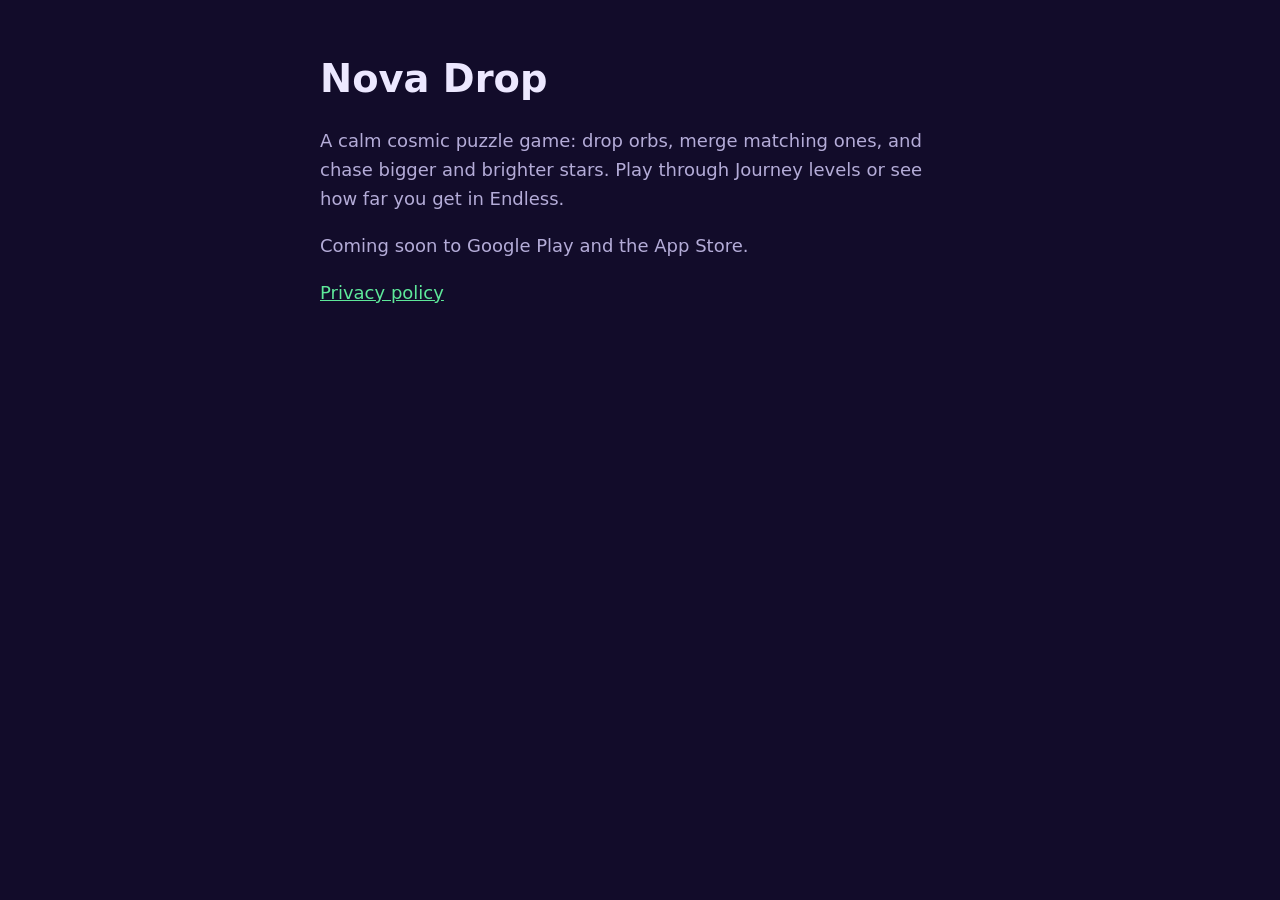
<file: index.html>
<!doctype html>
<html lang="en">
<head>
<meta charset="utf-8">
<meta name="viewport" content="width=device-width, initial-scale=1">
<title>Nova Drop</title>
<meta name="description" content="Nova Drop, a calm cosmic drop-and-merge puzzle game.">
<style>
  :root { --bg:#120c2a; --fg:#ece8ff; --muted:#b4acd8; --accent:#5ee89a; }
  body { margin:0; background:var(--bg); color:var(--fg); font:18px/1.6 system-ui, -apple-system, "Segoe UI", sans-serif; }
  main { max-width:640px; margin:0 auto; padding:48px 16px; }
  h1 { font-size:2.4rem; margin:0 0 8px; }
  p { color:var(--muted); }
  a { color:var(--accent); }
</style>
</head>
<body>
<main>
  <h1>Nova Drop</h1>
  <p>A calm cosmic puzzle game: drop orbs, merge matching ones, and chase bigger and brighter stars. Play through Journey levels or see how far you get in Endless.</p>
  <p>Coming soon to Google Play and the App Store.</p>
  <p><a href="privacy.html">Privacy policy</a></p>
</main>
</body>
</html>
</file>
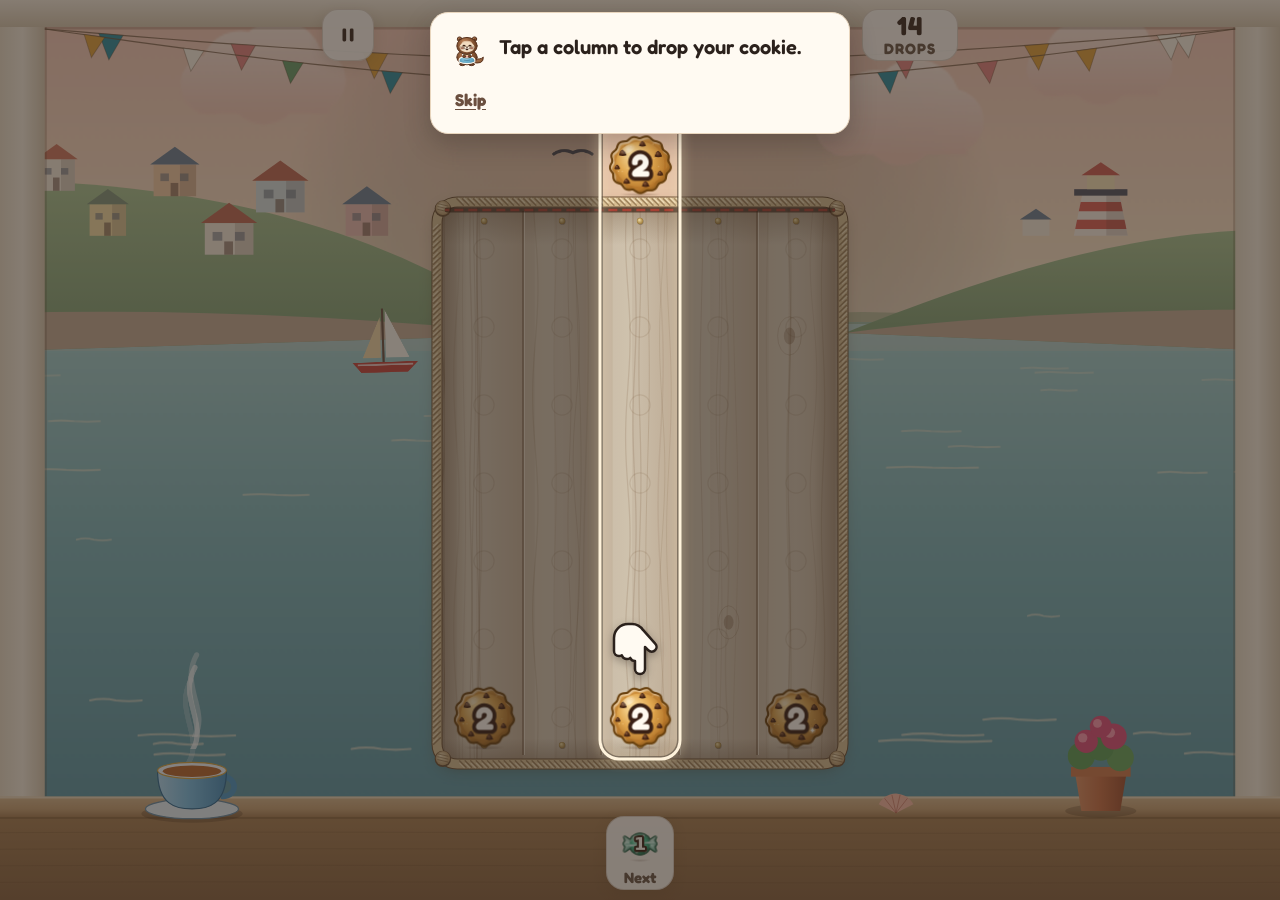
<file: play/index.html>
<!doctype html>
<html lang="en">
<head>
  <meta charset="utf-8">
  <meta name="viewport" content="width=device-width, initial-scale=1, maximum-scale=1, user-scalable=no, viewport-fit=cover">
  <meta name="theme-color" content="#f7efe3">
  <meta name="color-scheme" content="light">
  <meta name="apple-mobile-web-app-capable" content="yes">
  <meta name="mobile-web-app-capable" content="yes">
  <meta name="apple-mobile-web-app-status-bar-style" content="default">
  <meta name="apple-mobile-web-app-title" content="Nova's Café">
  <meta name="format-detection" content="telephone=no">
  <meta name="description" content="Nova's Café: a calm drop-and-merge puzzle. Merge little treats, restore a seaside café, and wind down at your own pace.">
  <title>Nova's Café</title>
  <link rel="manifest" href="manifest.json">
  <link rel="icon" type="image/png" sizes="48x48" href="icons/icon-48.png">
  <link rel="apple-touch-icon" href="icons/icon-512.png">
  <!-- Optional web font; the game falls back to system fonts when offline. -->
  <link rel="preconnect" href="https://fonts.googleapis.com">
  <link rel="preconnect" href="https://fonts.gstatic.com" crossorigin>
  <link rel="stylesheet" href="https://fonts.googleapis.com/css2?family=Fredoka:wght@500;600;700&display=swap" media="print" onload="this.media='all'">
  <link rel="stylesheet" href="styles.css">
  <link rel="stylesheet" href="src/ui/cafe.css">
</head>
<body>
  <canvas id="game" aria-label="Nova's Café game board"></canvas>

  <div id="hud" class="hidden" aria-live="polite">
    <div id="hud-top">
      <div class="hud-row">
        <button id="btn-pause" class="icon-btn" aria-label="Pause">
          <svg viewBox="0 0 24 24"><rect x="6" y="5" width="4" height="14" rx="1.5"/><rect x="14" y="5" width="4" height="14" rx="1.5"/></svg>
        </button>
        <div class="score-wrap">
          <div id="hud-title" class="hud-title">SCORE</div>
          <div id="score">0</div>
        </div>
        <div id="keeper-buddy" class="keeper-buddy" aria-hidden="true"><canvas class="keeper-canvas"></canvas></div>
        <div id="sector-chip" class="chip endless-only">
          <span id="sector-label">SECTOR 1</span>
          <div class="mini-bar"><i id="sector-fill"></i></div>
        </div>
        <div id="drops-chip" class="chip drops journey-only">
          <span class="drops-num" id="drops-num">20</span>
          <span class="drops-label">DROPS</span>
        </div>
      </div>
      <div class="hud-sub">
        <div id="best-bar" class="best-bar endless-only">
          <div id="best-fill"></div>
          <i id="best-ghost" aria-hidden="true" hidden></i>
          <span id="best-label">BEST 0</span>
        </div>
        <div class="journey-row journey-only">
          <div id="level-chip" class="lvl-chip"><span class="lvl-label">LEVEL</span><b id="level-num">1</b></div>
          <div id="goals" class="goals"></div>
        </div>
        <button id="btn-auto" class="auto-btn" aria-label="Autoplay (test)" aria-pressed="false">AUTO</button>
      </div>
      <div id="perk-icons" class="perk-icons endless-only"></div>
    </div>

    <div id="hud-bottom">
      <button id="hold-slot" class="slot endless-only" aria-label="Hold slot">
        <canvas class="orb-canvas"></canvas><span class="slot-label">HOLD</span>
      </button>
      <div id="next-slot" class="slot passive">
        <canvas class="orb-canvas"></canvas><span class="slot-label">NEXT</span>
      </div>
      <button id="undo-btn" class="slot undo-slot journey-only" aria-label="Undo last drop" style="display:none">
        <span class="slot-icon" id="undo-icon"></span><b class="badge" id="undo-count">1</b><span class="slot-label">UNDO</span>
      </button>
      <button id="comet-btn" class="slot endless-only" aria-label="Comet">
        <span class="slot-icon" id="comet-icon"></span><b class="badge" id="comet-count">0</b><span class="slot-label">COMET</span>
      </button>
      <div id="boosters" class="boosters journey-only"></div>
    </div>
    <div id="hint" class="hint hidden"></div>
    <div id="keeper-say" class="keeper-say hidden" role="status"></div>
  </div>

  <div id="screens"></div>
  <div id="toasts" aria-live="polite"></div>
  <noscript><p style="color:#fff;padding:24px">Nova's Café needs JavaScript.</p></noscript>
  <script type="module" src="src/main.js"></script>
</body>
</html>
</file>
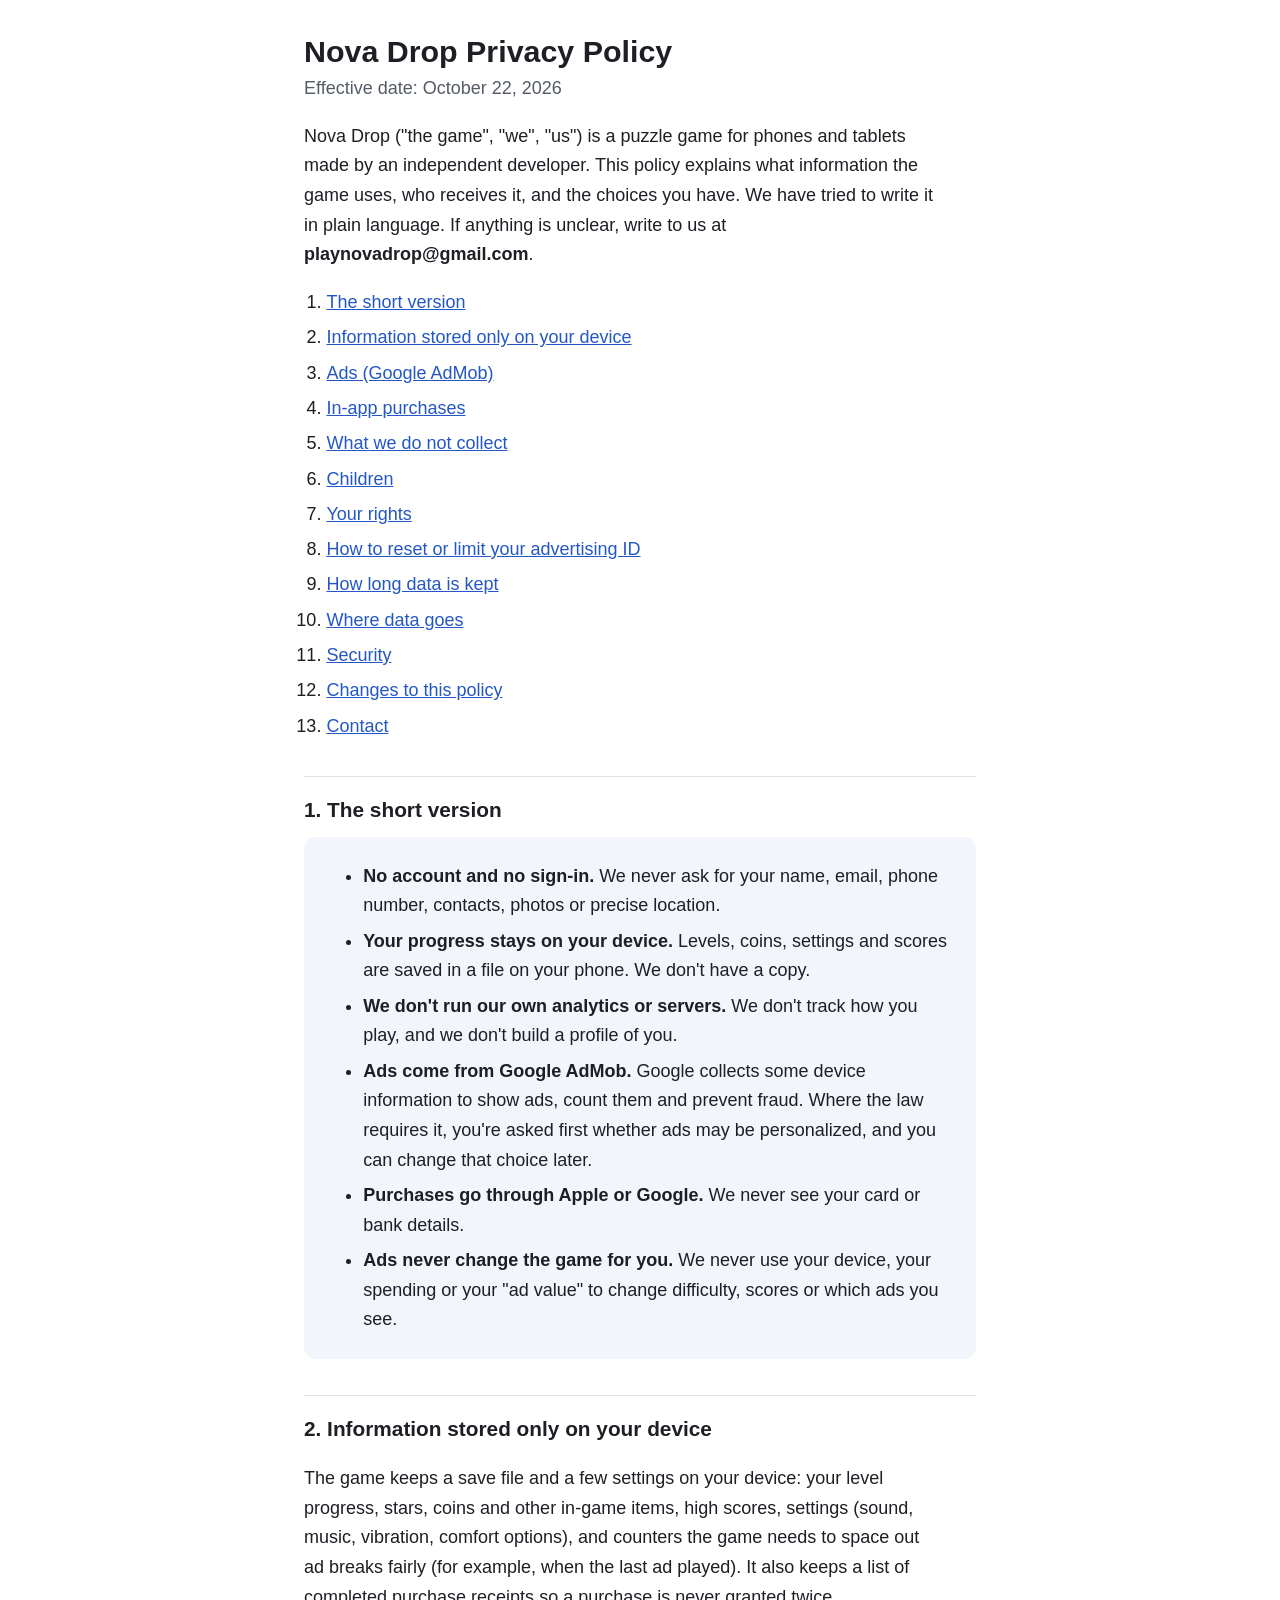
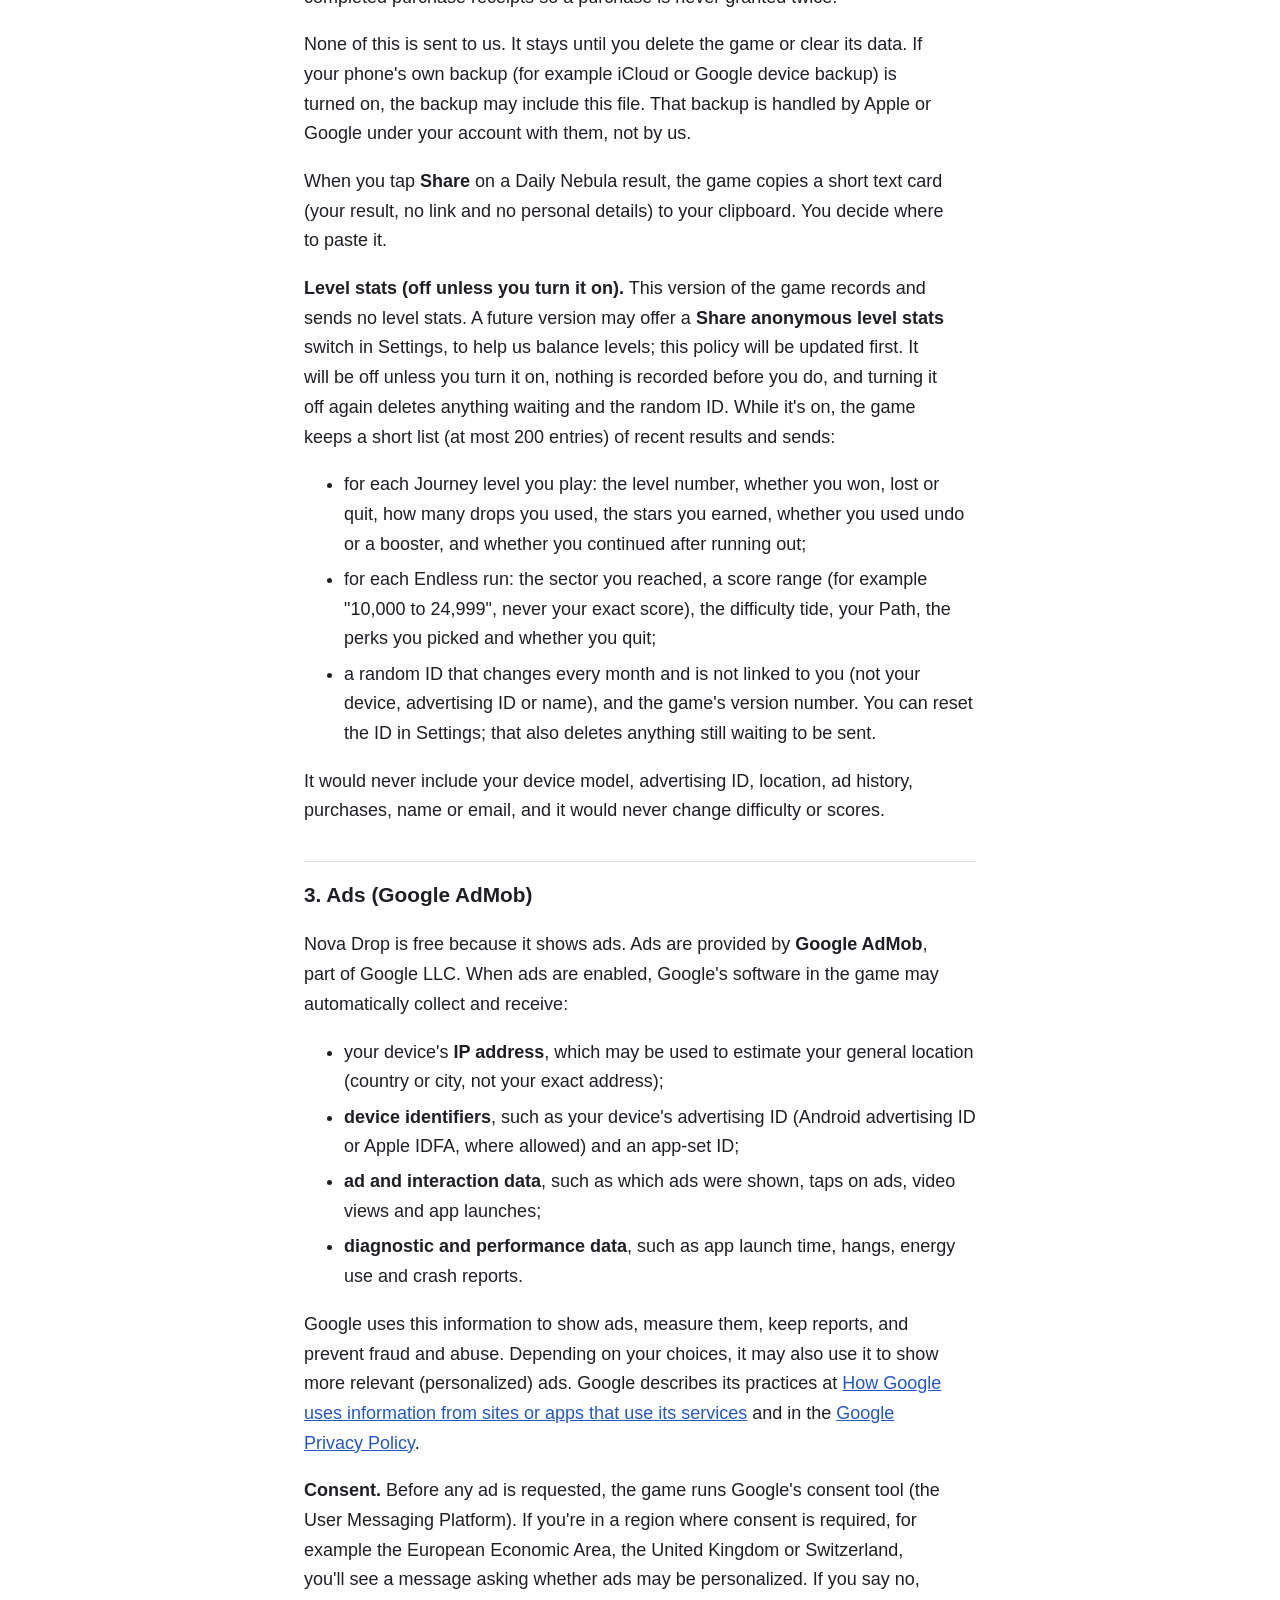
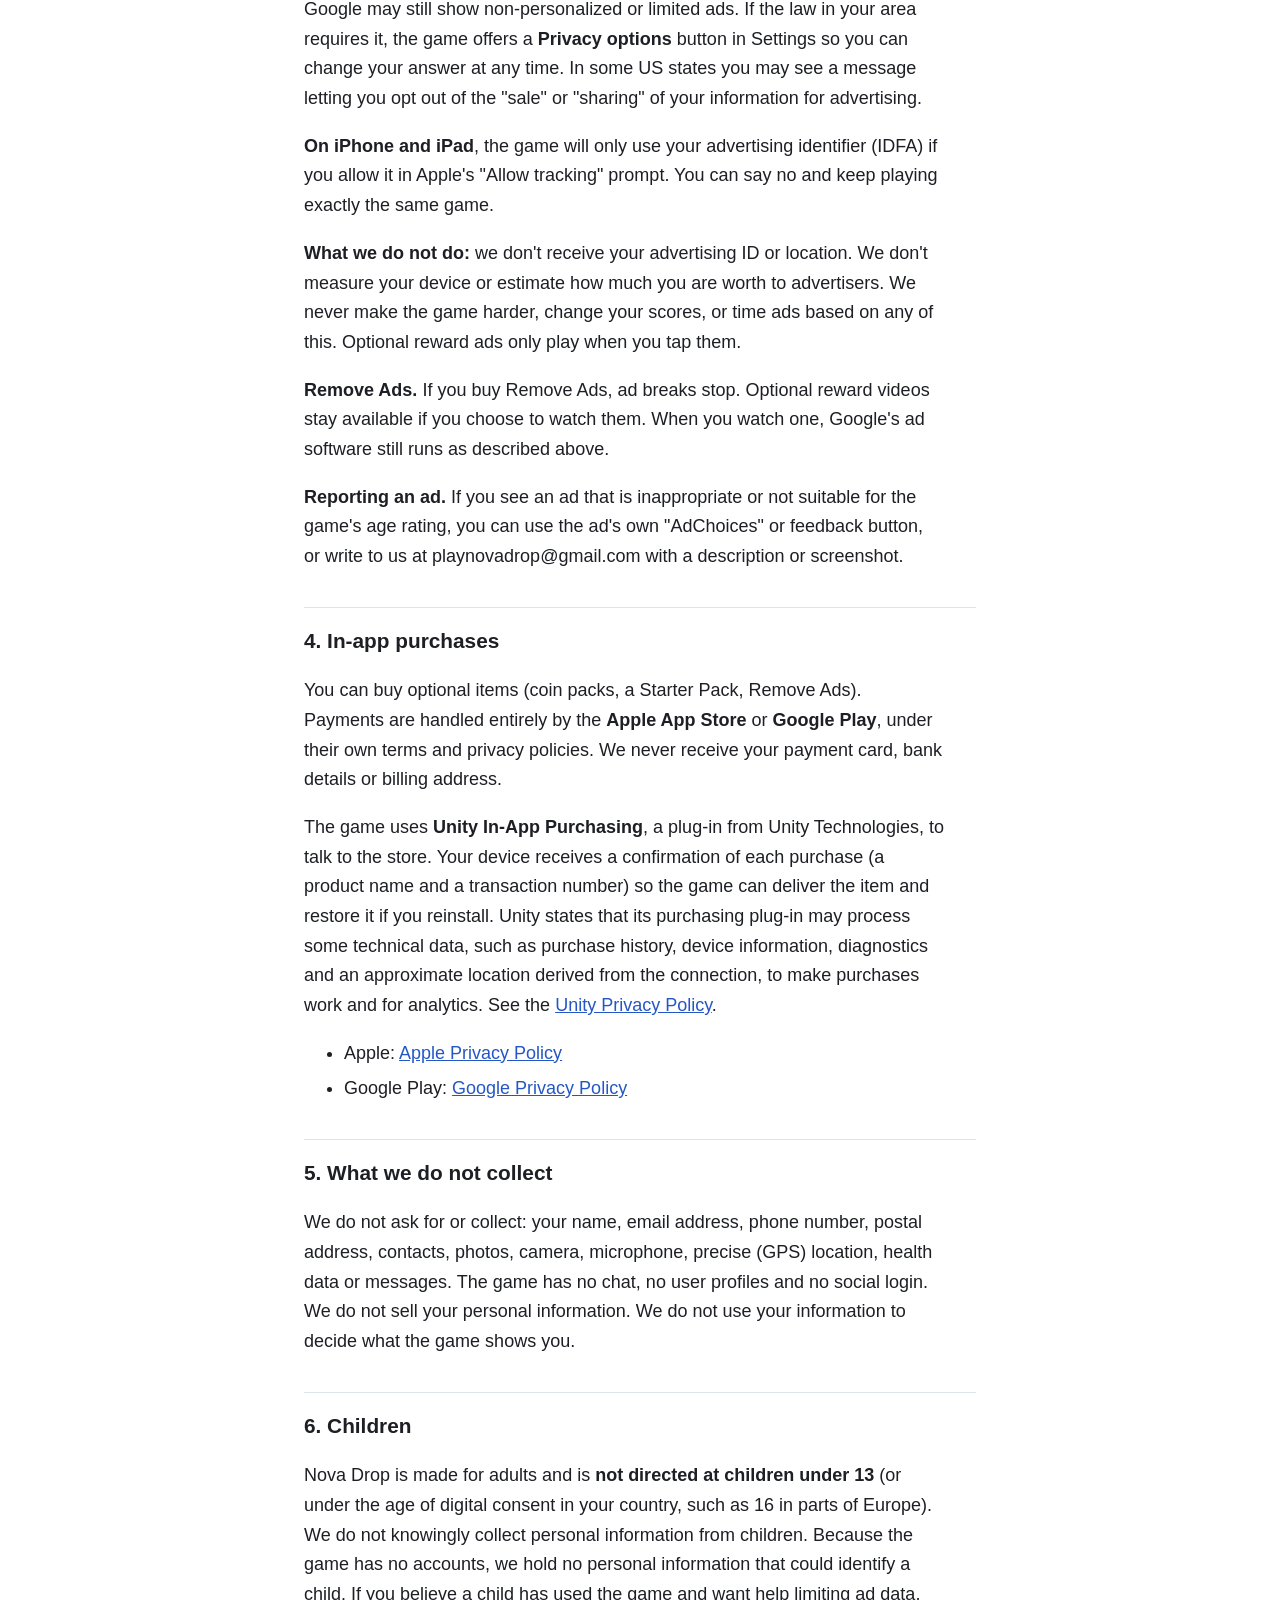
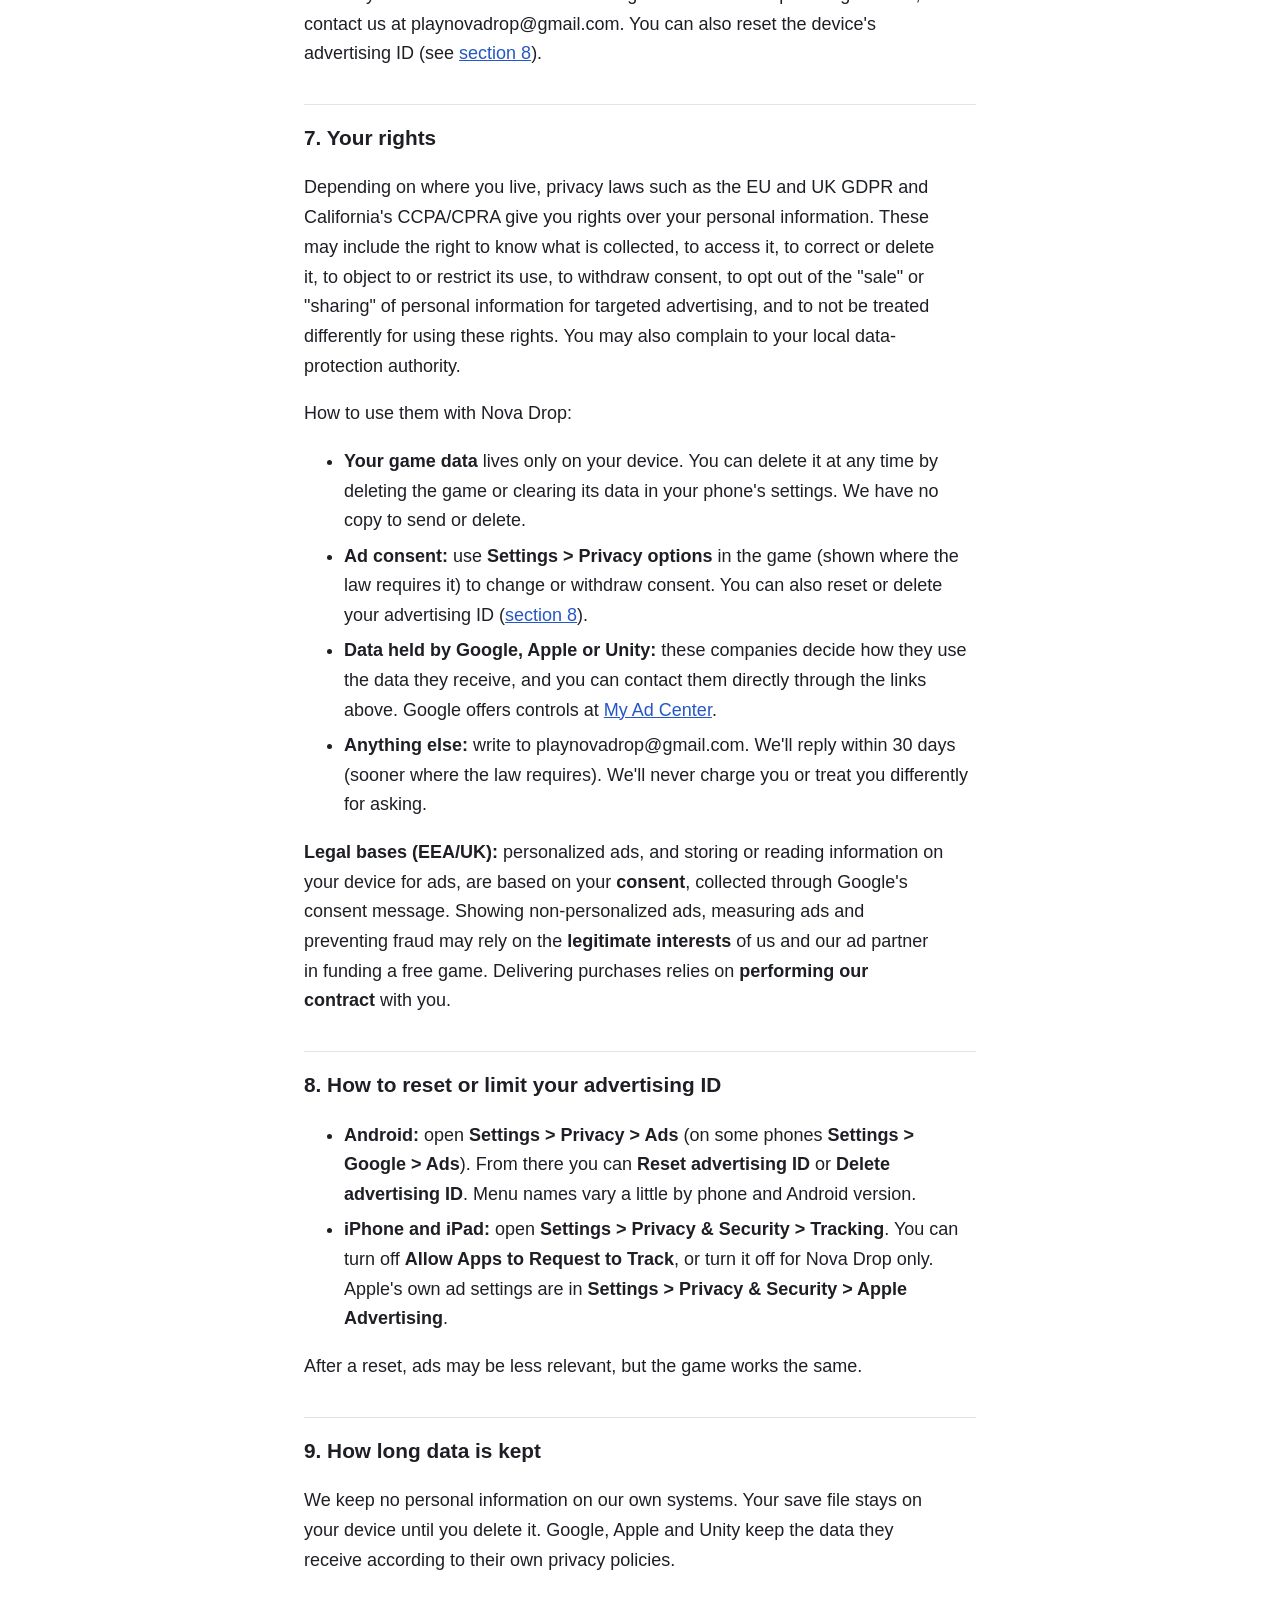
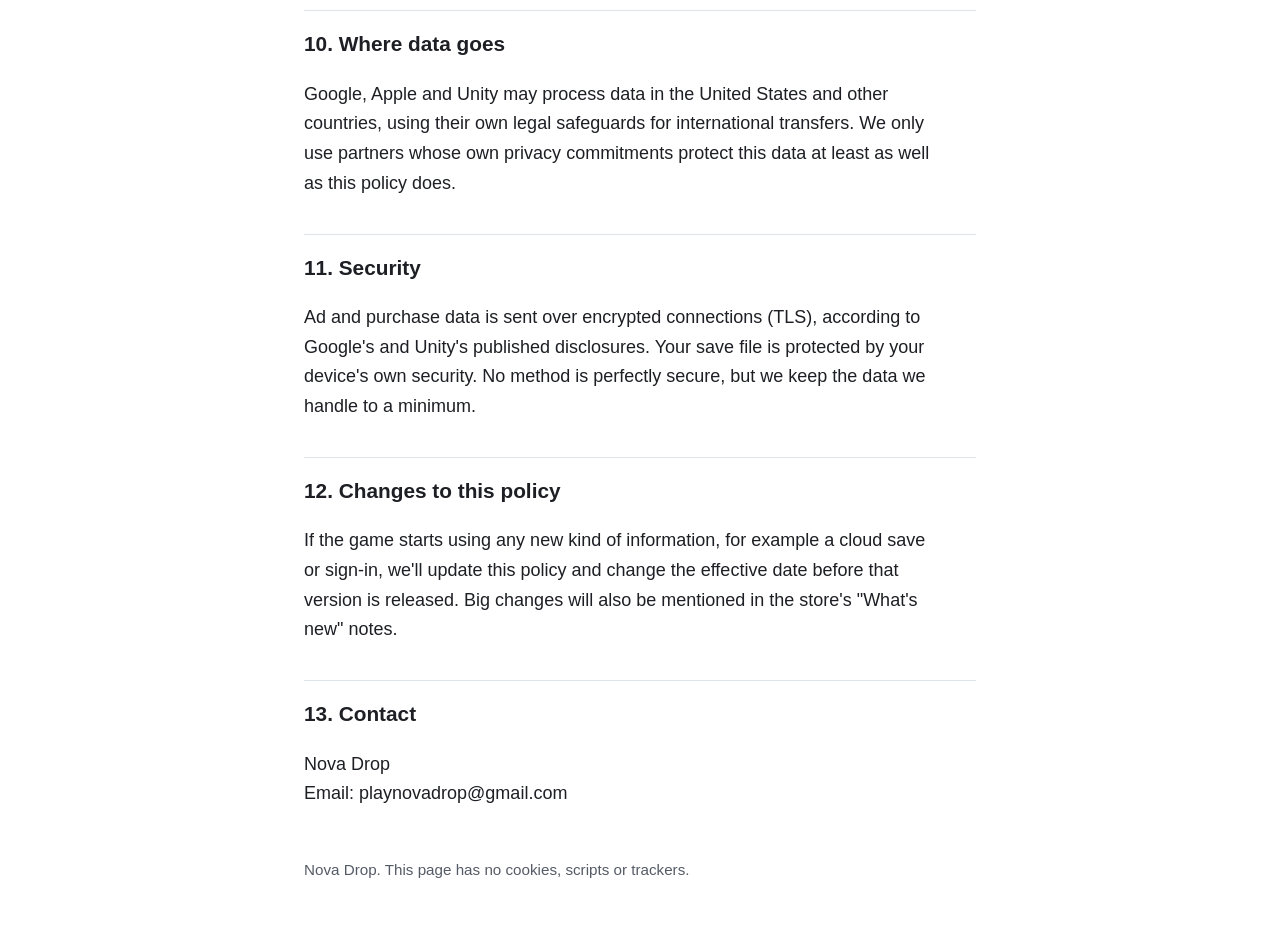
<file: privacy.html>
<!DOCTYPE html>
<html lang="en">
<head>
<meta charset="utf-8">
<meta name="viewport" content="width=device-width, initial-scale=1">
<title>Nova Drop: Privacy Policy</title>
<meta name="description" content="Privacy policy for the Nova Drop puzzle game.">
<style>
  :root { color-scheme: light dark; --bg: #ffffff; --fg: #1d1f24; --muted: #555b66; --accent: #2457c5; --box: #f2f5fb; --line: #dfe3ea; }
  @media (prefers-color-scheme: dark) {
    :root { --bg: #0e1220; --fg: #eef1f7; --muted: #b5bccb; --accent: #8db4ff; --box: #182036; --line: #2a3350; }
  }
  html { -webkit-text-size-adjust: 100%; }
  body { margin: 0; background: var(--bg); color: var(--fg); font: 18px/1.65 -apple-system, BlinkMacSystemFont, "Segoe UI", Roboto, Helvetica, Arial, sans-serif; }
  main { max-width: 42rem; margin: 0 auto; padding: 1.5rem 1.25rem 4rem; }
  h1 { font-size: 1.9rem; line-height: 1.25; margin: 0.5rem 0 0.25rem; }
  h2 { font-size: 1.3rem; margin: 2.2rem 0 0.6rem; padding-top: 1rem; border-top: 1px solid var(--line); }
  p, li { max-width: 40rem; }
  li { margin: 0.35rem 0; }
  a { color: var(--accent); }
  .meta { color: var(--muted); margin-top: 0; }
  .summary { background: var(--box); border-radius: 12px; padding: 0.4rem 1.2rem; }
  nav ol { padding-left: 1.4rem; }
  footer { margin-top: 3rem; color: var(--muted); font-size: 0.95rem; }
</style>
</head>
<body>
<main>

<h1>Nova Drop Privacy Policy</h1>
<p class="meta">Effective date: October 22, 2026</p>

<p>Nova Drop ("the game", "we", "us") is a puzzle game for phones and tablets made by an independent developer. This policy explains what information the game uses, who receives it, and the choices you have. We have tried to write it in plain language. If anything is unclear, write to us at <strong>playnovadrop@gmail.com</strong>.</p>

<nav aria-label="Contents">
<ol>
  <li><a href="#short">The short version</a></li>
  <li><a href="#device">Information stored only on your device</a></li>
  <li><a href="#ads">Ads (Google AdMob)</a></li>
  <li><a href="#purchases">In-app purchases</a></li>
  <li><a href="#not">What we do not collect</a></li>
  <li><a href="#children">Children</a></li>
  <li><a href="#rights">Your rights</a></li>
  <li><a href="#adid">How to reset or limit your advertising ID</a></li>
  <li><a href="#retention">How long data is kept</a></li>
  <li><a href="#transfers">Where data goes</a></li>
  <li><a href="#security">Security</a></li>
  <li><a href="#changes">Changes to this policy</a></li>
  <li><a href="#contact">Contact</a></li>
</ol>
</nav>

<h2 id="short">1. The short version</h2>
<div class="summary">
<ul>
  <li><strong>No account and no sign-in.</strong> We never ask for your name, email, phone number, contacts, photos or precise location.</li>
  <li><strong>Your progress stays on your device.</strong> Levels, coins, settings and scores are saved in a file on your phone. We don't have a copy.</li>
  <li><strong>We don't run our own analytics or servers.</strong> We don't track how you play, and we don't build a profile of you.</li>
  <li><strong>Ads come from Google AdMob.</strong> Google collects some device information to show ads, count them and prevent fraud. Where the law requires it, you're asked first whether ads may be personalized, and you can change that choice later.</li>
  <li><strong>Purchases go through Apple or Google.</strong> We never see your card or bank details.</li>
  <li><strong>Ads never change the game for you.</strong> We never use your device, your spending or your "ad value" to change difficulty, scores or which ads you see.</li>
</ul>
</div>

<h2 id="device">2. Information stored only on your device</h2>
<p>The game keeps a save file and a few settings on your device: your level progress, stars, coins and other in-game items, high scores, settings (sound, music, vibration, comfort options), and counters the game needs to space out ad breaks fairly (for example, when the last ad played). It also keeps a list of completed purchase receipts so a purchase is never granted twice.</p>
<p>None of this is sent to us. It stays until you delete the game or clear its data. If your phone's own backup (for example iCloud or Google device backup) is turned on, the backup may include this file. That backup is handled by Apple or Google under your account with them, not by us.</p>
<p>When you tap <strong>Share</strong> on a Daily Nebula result, the game copies a short text card (your result, no link and no personal details) to your clipboard. You decide where to paste it.</p>
<p><strong>Level stats (off unless you turn it on).</strong> This version of the game records and sends no level stats. A future version may offer a <strong>Share anonymous level stats</strong> switch in Settings, to help us balance levels; this policy will be updated first. It will be off unless you turn it on, nothing is recorded before you do, and turning it off again deletes anything waiting and the random ID. While it's on, the game keeps a short list (at most 200 entries) of recent results and sends:</p>
<ul>
  <li>for each Journey level you play: the level number, whether you won, lost or quit, how many drops you used, the stars you earned, whether you used undo or a booster, and whether you continued after running out;</li>
  <li>for each Endless run: the sector you reached, a score range (for example "10,000 to 24,999", never your exact score), the difficulty tide, your Path, the perks you picked and whether you quit;</li>
  <li>a random ID that changes every month and is not linked to you (not your device, advertising ID or name), and the game's version number. You can reset the ID in Settings; that also deletes anything still waiting to be sent.</li>
</ul>
<p>It would never include your device model, advertising ID, location, ad history, purchases, name or email, and it would never change difficulty or scores.</p>

<h2 id="ads">3. Ads (Google AdMob)</h2>
<p>Nova Drop is free because it shows ads. Ads are provided by <strong>Google AdMob</strong>, part of Google LLC. When ads are enabled, Google's software in the game may automatically collect and receive:</p>
<ul>
  <li>your device's <strong>IP address</strong>, which may be used to estimate your general location (country or city, not your exact address);</li>
  <li><strong>device identifiers</strong>, such as your device's advertising ID (Android advertising ID or Apple IDFA, where allowed) and an app-set ID;</li>
  <li><strong>ad and interaction data</strong>, such as which ads were shown, taps on ads, video views and app launches;</li>
  <li><strong>diagnostic and performance data</strong>, such as app launch time, hangs, energy use and crash reports.</li>
</ul>
<p>Google uses this information to show ads, measure them, keep reports, and prevent fraud and abuse. Depending on your choices, it may also use it to show more relevant (personalized) ads. Google describes its practices at <a href="https://policies.google.com/technologies/partner-sites">How Google uses information from sites or apps that use its services</a> and in the <a href="https://policies.google.com/privacy">Google Privacy Policy</a>.</p>
<p><strong>Consent.</strong> Before any ad is requested, the game runs Google's consent tool (the User Messaging Platform). If you're in a region where consent is required, for example the European Economic Area, the United Kingdom or Switzerland, you'll see a message asking whether ads may be personalized. If you say no, Google may still show non-personalized or limited ads. If the law in your area requires it, the game offers a <strong>Privacy options</strong> button in Settings so you can change your answer at any time. In some US states you may see a message letting you opt out of the "sale" or "sharing" of your information for advertising.</p>
<p><strong>On iPhone and iPad</strong>, the game will only use your advertising identifier (IDFA) if you allow it in Apple's "Allow tracking" prompt. You can say no and keep playing exactly the same game.</p>
<p><strong>What we do not do:</strong> we don't receive your advertising ID or location. We don't measure your device or estimate how much you are worth to advertisers. We never make the game harder, change your scores, or time ads based on any of this. Optional reward ads only play when you tap them.</p>
<p><strong>Remove Ads.</strong> If you buy Remove Ads, ad breaks stop. Optional reward videos stay available if you choose to watch them. When you watch one, Google's ad software still runs as described above.</p>
<p><strong>Reporting an ad.</strong> If you see an ad that is inappropriate or not suitable for the game's age rating, you can use the ad's own "AdChoices" or feedback button, or write to us at playnovadrop@gmail.com with a description or screenshot.</p>

<h2 id="purchases">4. In-app purchases</h2>
<p>You can buy optional items (coin packs, a Starter Pack, Remove Ads). Payments are handled entirely by the <strong>Apple App Store</strong> or <strong>Google Play</strong>, under their own terms and privacy policies. We never receive your payment card, bank details or billing address.</p>
<p>The game uses <strong>Unity In-App Purchasing</strong>, a plug-in from Unity Technologies, to talk to the store. Your device receives a confirmation of each purchase (a product name and a transaction number) so the game can deliver the item and restore it if you reinstall. Unity states that its purchasing plug-in may process some technical data, such as purchase history, device information, diagnostics and an approximate location derived from the connection, to make purchases work and for analytics. See the <a href="https://unity.com/legal/privacy-policy">Unity Privacy Policy</a>.</p>
<ul>
  <li>Apple: <a href="https://www.apple.com/legal/privacy/">Apple Privacy Policy</a></li>
  <li>Google Play: <a href="https://policies.google.com/privacy">Google Privacy Policy</a></li>
</ul>

<h2 id="not">5. What we do not collect</h2>
<p>We do not ask for or collect: your name, email address, phone number, postal address, contacts, photos, camera, microphone, precise (GPS) location, health data or messages. The game has no chat, no user profiles and no social login. We do not sell your personal information. We do not use your information to decide what the game shows you.</p>

<h2 id="children">6. Children</h2>
<p>Nova Drop is made for adults and is <strong>not directed at children under 13</strong> (or under the age of digital consent in your country, such as 16 in parts of Europe). We do not knowingly collect personal information from children. Because the game has no accounts, we hold no personal information that could identify a child. If you believe a child has used the game and want help limiting ad data, contact us at playnovadrop@gmail.com. You can also reset the device's advertising ID (see <a href="#adid">section 8</a>).</p>

<h2 id="rights">7. Your rights</h2>
<p>Depending on where you live, privacy laws such as the EU and UK GDPR and California's CCPA/CPRA give you rights over your personal information. These may include the right to know what is collected, to access it, to correct or delete it, to object to or restrict its use, to withdraw consent, to opt out of the "sale" or "sharing" of personal information for targeted advertising, and to not be treated differently for using these rights. You may also complain to your local data-protection authority.</p>
<p>How to use them with Nova Drop:</p>
<ul>
  <li><strong>Your game data</strong> lives only on your device. You can delete it at any time by deleting the game or clearing its data in your phone's settings. We have no copy to send or delete.</li>
  <li><strong>Ad consent:</strong> use <strong>Settings &gt; Privacy options</strong> in the game (shown where the law requires it) to change or withdraw consent. You can also reset or delete your advertising ID (<a href="#adid">section 8</a>).</li>
  <li><strong>Data held by Google, Apple or Unity:</strong> these companies decide how they use the data they receive, and you can contact them directly through the links above. Google offers controls at <a href="https://myadcenter.google.com/">My Ad Center</a>.</li>
  <li><strong>Anything else:</strong> write to playnovadrop@gmail.com. We'll reply within 30 days (sooner where the law requires). We'll never charge you or treat you differently for asking.</li>
</ul>
<p><strong>Legal bases (EEA/UK):</strong> personalized ads, and storing or reading information on your device for ads, are based on your <strong>consent</strong>, collected through Google's consent message. Showing non-personalized ads, measuring ads and preventing fraud may rely on the <strong>legitimate interests</strong> of us and our ad partner in funding a free game. Delivering purchases relies on <strong>performing our contract</strong> with you.</p>

<h2 id="adid">8. How to reset or limit your advertising ID</h2>
<ul>
  <li><strong>Android:</strong> open <strong>Settings &gt; Privacy &gt; Ads</strong> (on some phones <strong>Settings &gt; Google &gt; Ads</strong>). From there you can <strong>Reset advertising ID</strong> or <strong>Delete advertising ID</strong>. Menu names vary a little by phone and Android version.</li>
  <li><strong>iPhone and iPad:</strong> open <strong>Settings &gt; Privacy &amp; Security &gt; Tracking</strong>. You can turn off <strong>Allow Apps to Request to Track</strong>, or turn it off for Nova Drop only. Apple's own ad settings are in <strong>Settings &gt; Privacy &amp; Security &gt; Apple Advertising</strong>.</li>
</ul>
<p>After a reset, ads may be less relevant, but the game works the same.</p>

<h2 id="retention">9. How long data is kept</h2>
<p>We keep no personal information on our own systems. Your save file stays on your device until you delete it. Google, Apple and Unity keep the data they receive according to their own privacy policies.</p>

<h2 id="transfers">10. Where data goes</h2>
<p>Google, Apple and Unity may process data in the United States and other countries, using their own legal safeguards for international transfers. We only use partners whose own privacy commitments protect this data at least as well as this policy does.</p>

<h2 id="security">11. Security</h2>
<p>Ad and purchase data is sent over encrypted connections (TLS), according to Google's and Unity's published disclosures. Your save file is protected by your device's own security. No method is perfectly secure, but we keep the data we handle to a minimum.</p>

<h2 id="changes">12. Changes to this policy</h2>
<p>If the game starts using any new kind of information, for example a cloud save or sign-in, we'll update this policy and change the effective date before that version is released. Big changes will also be mentioned in the store's "What's new" notes.</p>

<h2 id="contact">13. Contact</h2>
<p>Nova Drop<br>Email: playnovadrop@gmail.com</p>

<footer>Nova Drop. This page has no cookies, scripts or trackers.</footer>
</main>
</body>
</html>
</file>
<file: play/styles.css>
/* NOVA DROP — UI styles. Portrait, safe-area aware, touch-first. */
/* v3 "Nova's Seaside Café" palette (DESIGN.md "v3 PIVOT"): warm, light, AA contrast for the 40-64 audience.
   The look is chosen on <html data-look="...">: no attribute = Seaside (default), "evening" = lamplit café (espresso and brass),
   "cosmic" = the original purple space palette. Hard-coded colours from the dark era are written as
   var(--token, original): the warm tokens below fill them in, and the cosmic block resets every one of them to
   `initial` so the original value comes back and the Cosmic look stays exactly as it was. */
:root {
  --bg: #f7efe3;
  --panel: rgba(255,250,242,.95);
  --panel-2: #f1e3cf;
  --stroke: rgba(120,84,50,.22);
  --text: #3b2a20;
  --muted: #6b5646;
  --accent: #2f8f9d;
  --gold: #e3a23b;
  --pink: #e2847e;
  --green: #6a9f6b;
  --danger: #a8432e;
  --badge-bg: #a8432e;                   /* notification dots: white numbers stay ≥ 4.5:1 */
  --font: 'Fredoka', 'Baloo 2', ui-rounded, system-ui, -apple-system, 'Segoe UI', Roboto, sans-serif;
  --font-head: 'Iowan Old Style', 'Palatino Linotype', Palatino, Georgia, serif;
  /* text inks: the bright dark-era text colours, darkened to pass AA on cream panels */
  --ink-strong: #3b2a20;
  --ink-soft: #6b5646;
  --ink-gold: #7a4e0c;
  --ink-green: #2f6a33;
  --ink-blue: #1a6470;
  --ink-pink: #93394f;
  --ink-orange: #96441f;
  /* surfaces */
  --deep: #fbf6ee;                       /* former dark sheets, tooltips, sticky bars */
  --solid-bg: linear-gradient(180deg, #f9f2e7, #f1e3cf);
  --scrim: rgba(70, 48, 30, .38);        /* behind modal cards */
  --well: rgba(120, 84, 50, .09);        /* former black wells (thumb backs, tab rails) */
  --tint: rgba(120, 84, 50, .06);        /* former faint white fills */
  --line: rgba(120, 84, 50, .2);
  --shade: rgba(90, 60, 30, .16);        /* drop shadows */
  --tshadow: 0 1px 0 rgba(255, 255, 255, .6);
  --halo: 0 0 2px rgba(255, 249, 238, .95), 0 0 8px rgba(255, 249, 238, .9), 0 0 14px rgba(255, 249, 238, .7);
  --sticky-bg: linear-gradient(180deg, #f7efe3 70%, rgba(247, 239, 227, 0));
  --panel-soft: rgba(255, 250, 242, .88);
  --hero-fade: linear-gradient(180deg, rgba(255, 249, 238, 0) 42%, rgba(255, 249, 238, .93) 78%);
  /* buttons */
  --btn-bg: linear-gradient(180deg, #237a86, #1f6f7b);   /* white text ≥ 5:1 on the lightest stop */
  --btn-sh: 0 6px 0 #15515a, 0 10px 22px rgba(47, 143, 157, .25);
  --btn-sh-a: 0 2px 0 #15515a, 0 4px 10px rgba(47, 143, 157, .2);
  --btn-primary-bg: linear-gradient(180deg, #3f7a3b, #346b31);
  --btn-primary-sh: 0 6px 0 #24501f, 0 10px 22px rgba(91, 154, 85, .28);
  --btn-primary-sh-a: 0 2px 0 #24501f;
  --btn-pink-bg: linear-gradient(180deg, #b54f49, #a5504a);
  --btn-pink-sh: 0 6px 0 #7c3a35, 0 10px 22px rgba(217, 115, 107, .28);
  --btn-pink-sh-a: 0 2px 0 #7c3a35;
  --btn-zen-bg: linear-gradient(180deg, #5a7194, #4f6688);
  --btn-zen-sh: 0 6px 0 #364863, 0 10px 22px rgba(97, 120, 158, .25);
  --btn-zen-sh-a: 0 2px 0 #364863;
  --btn-ghost-bg: rgba(255, 250, 242, .9);
  --btn-ghost-ink: #3b2a20;
  --logo-fill: linear-gradient(180deg, #3f8f9b 10%, #2b6f7c 55%, #c46a4e 100%);
  --logo-filter: drop-shadow(0 3px 0 rgba(255, 250, 242, .9)) drop-shadow(0 6px 14px rgba(90, 60, 30, .18));
  --sat: env(safe-area-inset-top, 0px);
  --sab: env(safe-area-inset-bottom, 0px);
  --sal: env(safe-area-inset-left, 0px);
  --sar: env(safe-area-inset-right, 0px);
  --tap: 52px;
  /* Comfort pack text size (1 | 1.25 | 1.5). The in-game HUD scales a bit less so the board keeps its room. */
  --ts: 1;
  --tsh: calc(1 + (var(--ts) - 1) * .6);
  /* spacing scale (v0.6.16 spacing pass): cards ≥ 12px apart, section headers ≥ 24px above, card padding ≥ 16px */
  --space-1: 4px;
  --space-2: 8px;
  --space-3: 12px;
  --space-4: 16px;
  --space-5: 24px;
  --space-6: 32px;
  /* raised buttons draw a 6px shadow under themselves: text under a button adds this so the visible gap stays 8px+ */
  --btn-drop: 6px;
}
/* Evening: a lamplit café interior (docs/UX_SHOP.md): espresso, walnut, brass and cream, so the Shop, Wardrobe,
   sheets and tab bar stay as warm as the café at night (the "Auto evening look" / evening setting sets
   data-look="evening"). Text contrast on the walnut card #3a2c24: cream ≈ 12:1, latte ≈ 8:1, gold ≈ 8:1. */
:root[data-look="evening"] {
  --bg: #2b211c;
  --panel: rgba(58, 44, 36, .96);
  --panel-2: #4a382c;
  --stroke: rgba(240, 190, 110, .30);
  --text: #f6ecdc;
  --muted: #d6c2a8;
  --accent: #8fd0c8;
  --gold: #f0b85a;
  --pink: #f0a096;
  --green: #a8cf8f;
  --danger: #f29a80; --badge-bg: #b54f49;
  --ink-strong: #fff7ea; --ink-soft: #e0ceb6; --ink-gold: #f6c86e; --ink-green: #b4dca0; --ink-blue: #9fd8d0;
  --ink-pink: #f6b4b8; --ink-orange: #f4a878;
  --deep: rgba(38, 28, 23, .97);
  --solid-bg: radial-gradient(120% 50% at 50% 0, rgba(255, 190, 110, .10), transparent), linear-gradient(180deg, #3a2c24, #261c17);
  --scrim: rgba(20, 12, 8, .62);
  --well: rgba(0, 0, 0, .22);
  --tint: rgba(255, 236, 210, .07);
  --line: rgba(240, 190, 110, .25);
  --shade: rgba(0, 0, 0, .4);
  --tshadow: 0 2px 0 rgba(0, 0, 0, .35);
  --halo: 0 0 6px rgba(30, 20, 14, .8);
  --sticky-bg: linear-gradient(180deg, #2f241e 70%, rgba(47, 36, 30, 0));
  --panel-soft: rgba(58, 44, 36, .82);
  --hero-fade: linear-gradient(180deg, rgba(38, 28, 23, 0) 40%, rgba(38, 28, 23, .85));
  --btn-ghost-bg: rgba(255, 236, 210, .08);
  --btn-ghost-ink: #f6ecdc;
  --logo-fill: linear-gradient(180deg, #fff3da 10%, #f6c86e 60%, #e89a5a 100%);
  --logo-filter: drop-shadow(0 3px 0 #1e1510) drop-shadow(0 0 20px rgba(240, 184, 90, .45));
}
/* Cosmic: today's purple space palette, unchanged (every v3 token falls back to the original value). */
:root[data-look="cosmic"] {
  --bg: #0b0624;
  --panel: rgba(28, 20, 74, 0.82);
  --panel-2: rgba(44, 32, 110, 0.75);
  --stroke: rgba(170, 150, 255, 0.28);
  --text: #f3f0ff;
  --muted: #b9b0e6;
  --accent: #7ad7ff;
  --gold: #ffd54a;
  --pink: #ff5fd2;
  --green: #5cf0a0;
  --danger: #ff6a8a; --badge-bg: initial;
  --font-head: initial;
  --ink-strong: initial; --ink-soft: initial; --ink-gold: initial; --ink-green: initial; --ink-blue: initial;
  --ink-pink: initial; --ink-orange: initial;
  --deep: initial; --solid-bg: initial; --scrim: initial; --well: initial; --tint: initial; --line: initial;
  --shade: initial; --tshadow: initial; --halo: initial; --sticky-bg: initial; --panel-soft: initial; --hero-fade: initial;
  --btn-bg: initial; --btn-sh: initial; --btn-sh-a: initial;
  --btn-primary-bg: initial; --btn-primary-sh: initial; --btn-primary-sh-a: initial;
  --btn-pink-bg: initial; --btn-pink-sh: initial; --btn-pink-sh-a: initial;
  --btn-zen-bg: initial; --btn-zen-sh: initial; --btn-zen-sh-a: initial;
  --btn-ghost-bg: initial; --btn-ghost-ink: initial;
  --logo-fill: initial; --logo-filter: initial;
}
:root:not([data-look="cosmic"]) { color-scheme: light; }
:root[data-look="evening"], :root[data-look="cosmic"] { color-scheme: dark; }
/* look-paired icons (src/ui/dom.js byLook): café art unless the Cosmic look is on */
.lk { display: contents; }
:root[data-look="cosmic"] .lk-cafe, :root:not([data-look="cosmic"]) .lk-cosmic { display: none; }

* { box-sizing: border-box; -webkit-tap-highlight-color: transparent; }
html, body {
  margin: 0; padding: 0; width: 100%; height: 100%;
  overflow: hidden;
  background: var(--bg);
  color: var(--text);
  font-family: var(--font);
  overscroll-behavior: none;
  touch-action: none;
  -webkit-user-select: none; user-select: none;
  -webkit-touch-callout: none;
  -webkit-text-size-adjust: 100%;
}
body { position: fixed; inset: 0; }
button { font-family: inherit; color: inherit; touch-action: manipulation; }
h1, h2 { font-family: var(--font-head, var(--font)); }
.hidden { display: none !important; }

#game {
  position: fixed; inset: 0;
  width: 100vw; height: 100vh;
  display: block;
  touch-action: none;
}

/* ------------------------------------------------------------------ HUD */
#hud { position: fixed; inset: 0; pointer-events: none; z-index: 5; }
#hud button { pointer-events: auto; }
#hud-top {
  position: absolute; left: 0; right: 0; top: 0;
  padding: calc(var(--sat) + 8px) calc(var(--sar) + 12px) 6px calc(var(--sal) + 12px);
  display: flex; flex-direction: column; gap: 6px;
}
.hud-row { display: flex; align-items: center; gap: 10px; }
.icon-btn {
  width: var(--tap); height: var(--tap); flex: none;
  border-radius: 16px; border: 1px solid var(--stroke);
  background: var(--panel); display: grid; place-items: center;
  cursor: pointer; box-shadow: 0 4px 14px var(--shade, rgba(0,0,0,.35));
}
.icon-btn svg { width: 22px; height: 22px; fill: var(--text); }
.icon-btn:active { transform: scale(.93); }
.score-wrap { flex: 1; text-align: center; line-height: 1; min-width: 0; }
/* QA1: the score sits on its own soft panel, so SCORE and the number stay 4.5:1+ over any backdrop and look
   (the bunting, a light harbour sky under the evening or cosmic look). Auto side margins keep it centred where the
   old full-width box put it; the negative block margin keeps the row (and so the board) the same height. */
#hud .score-wrap {
  flex: 0 1 auto; margin: -5px auto; padding: 3px 14px 2px; min-width: 96px; box-sizing: border-box;
  border-radius: 16px; background: var(--panel-soft, var(--panel)); border: 1px solid var(--stroke);
}
.hud-title { font-size: calc(15px * var(--tsh)); letter-spacing: .08em; color: var(--muted); font-weight: 700; }
#score {
  font-size: clamp(30px, 9vw, 42px); font-weight: 700;
  text-shadow: var(--tshadow, 0 2px 0 rgba(0,0,0,.4), 0 0 18px rgba(122,215,255,.45));
  font-variant-numeric: tabular-nums;
}
#score.bump { animation: bump .25s ease-out; }
@keyframes bump { 0% { transform: scale(1); } 40% { transform: scale(1.15); } 100% { transform: scale(1); } }

.chip {
  min-width: 96px; min-height: var(--tap); flex: none;
  border-radius: 16px; border: 1px solid var(--stroke); background: var(--panel);
  display: flex; flex-direction: column; justify-content: center; align-items: center; gap: 5px;
  padding: 0 10px; font-weight: 700; font-size: calc(15px * var(--tsh)); letter-spacing: .04em;
}
.mini-bar { width: 72px; height: 6px; border-radius: 4px; background: var(--tint, rgba(255,255,255,.12)); overflow: hidden; }
.mini-bar i { display: block; height: 100%; width: 0; background: linear-gradient(90deg, #7ad7ff, #b57bff); transition: width .3s; }
.chip.drops { gap: 0; }
.drops-num { font-size: 26px; line-height: 1; font-variant-numeric: tabular-nums; }
.drops-label { font-size: calc(15px * var(--tsh)); letter-spacing: .08em; color: var(--muted); }
.chip.drops.low .drops-num { color: var(--ink-orange, #ffb347); }
.chip.drops.crit .drops-num { color: var(--danger); animation: pulse .8s infinite; }
@keyframes pulse { 50% { transform: scale(1.12); } }

.best-bar {
  /* 15px sentence label (QA1); the bar stays shorter than the 32px AUTO pill beside it, so the row height is unchanged */
  position: relative; height: calc(6px + 15px * var(--tsh)); border-radius: 10px;
  background: var(--tint, rgba(255,255,255,.08)); border: 1px solid var(--stroke); overflow: hidden;
}
#best-fill {
  position: absolute; inset: 0 auto 0 0; width: 0;
  background: linear-gradient(90deg, rgba(255,213,74,.35), rgba(255,213,74,.85));
  transition: width .25s ease-out;
}
.best-bar.passed #best-fill { background: linear-gradient(90deg, #ffd54a, #ff9a3c, #ff5fd2); }
/* "Race your best": faint tick where the best run was at this drop count */
#best-ghost {
  position: absolute; top: 0; bottom: 0; width: 3px; margin-left: -1.5px; border-radius: 2px;
  background: rgba(255,255,255,.8); box-shadow: 0 0 0 1px var(--shade, rgba(20,10,60,.55)); pointer-events: none;
  transition: left .25s ease-out;
}
#best-ghost[hidden] { display: none; }
body.calm #best-ghost { transition: none; }
#best-label {
  position: absolute; inset: 0; display: grid; place-items: center;
  font-size: calc(15px * var(--tsh)); font-weight: 700; letter-spacing: .04em; text-shadow: var(--tshadow, 0 1px 2px rgba(0,0,0,.6));
  white-space: nowrap;
}
.perk-icons { display: flex; gap: 6px; flex-wrap: wrap; justify-content: center; min-height: 0; }
.perk-icon {
  width: 30px; height: 30px; border-radius: 10px; display: grid; place-items: center; position: relative;
  background: var(--panel); border: 1px solid var(--stroke);
}
.perk-icon svg { width: 18px; height: 18px; }
/* Paths + Resonance: the run's Path and its Resonance progress */
.path-chip {
  height: 30px; padding: 0 10px; border-radius: 10px; display: inline-flex; align-items: center; white-space: nowrap;
  background: var(--panel); border: 1px solid var(--pc, var(--stroke)); color: var(--ink-strong, var(--pc, #fff));
  font-size: calc(15px * var(--tsh)); font-weight: 800; letter-spacing: .02em;
}
.path-chip.on { box-shadow: 0 0 10px color-mix(in srgb, var(--pc) 55%, transparent); background: color-mix(in srgb, var(--pc) 18%, var(--panel)); }
/* Sector bounties: this sector's optional side goal, on its own fixed-height line above the Path chip and perks
   (a stable row count: it never makes the perk row wrap early, and long goals end in "…" instead of wrapping) */
.bounty-row { flex: 0 0 100%; display: flex; justify-content: center; height: calc(10px + 16px * var(--tsh)); min-width: 0; }
.bounty-chip {
  height: 100%; max-width: 92%; min-width: 0; box-sizing: border-box; padding: 0 10px; border-radius: 10px;
  display: inline-flex; align-items: center; gap: 6px; white-space: nowrap; overflow: hidden;
  background: var(--panel); border: 1px dashed #ffd54a; color: var(--ink-gold, #ffe9a6);
  font-size: calc(15px * var(--tsh)); font-weight: 700;
}
.bounty-chip .bc-text { overflow: hidden; text-overflow: ellipsis; min-width: 0; }
.bounty-chip .bc-mark, .bounty-chip b { flex: none; }
.bounty-chip .bc-mark { color: var(--ink-gold, #ffd54a); font-weight: 900; }
/* Café moments: the Endless Order ticket sits beside the bounty chip, inside the same fixed-height line */
.bounty-row { gap: 6px; }
.goal.order.moment-ticket { height: 100%; box-sizing: border-box; padding: 3px 7px 1px 3px; flex: none; display: inline-flex; align-items: center; }
.goal.moment-ticket canvas { height: 100%; width: auto; aspect-ratio: 1; }
.goal.order.moment-ticket { cursor: pointer; pointer-events: auto; }
.goal.order.moment-ticket .goal-count { font-size: calc(18px * var(--tsh)); white-space: nowrap; }
.bounty-chip b { color: var(--ink-strong, #fff); }
.bounty-chip.done { border-style: solid; border-color: #7cffb2; color: var(--ink-green, #c9ffe0); background: color-mix(in srgb, #7cffb2 14%, var(--panel)); }
.bounty-chip.done .bc-mark { color: var(--ink-green, #7cffb2); }
.path-pick { display: flex; gap: 8px; flex-wrap: wrap; margin: 4px 0 10px; }
.path-pick .p-opt {
  flex: 1 1 45%; min-height: 56px; border-radius: 14px; border: 2px solid var(--stroke); background: var(--panel); color: var(--ink-strong, #fff);
  font: inherit; text-align: left; padding: 8px 10px; cursor: pointer;
}
.path-pick .p-opt.on { border-color: var(--pc, #9fd8ff); box-shadow: 0 0 0 2px color-mix(in srgb, var(--pc, #9fd8ff) 35%, transparent); }
.path-pick .p-opt b { display: block; color: var(--ink-strong, var(--pc, #fff)); font-size: calc(15px * var(--ts)); }
.path-pick .p-opt small { display: block; opacity: .9; font-size: calc(15px * var(--ts)); line-height: 1.3; }
.path-pick .p-opt[disabled] { cursor: default; border-style: dashed; }
/* locked paths stay readable (the "how to unlock" line matters); the dashed edge and muted ink say "not yet" */
.path-pick .p-opt[disabled] b, .path-pick .p-opt[disabled] small { color: var(--muted); opacity: 1; }
.path-info { font-size: calc(15px * var(--ts)); opacity: .9; margin: 0 0 10px; min-height: 2.6em; }
.perk-card .ppath { font-size: calc(15px * var(--ts)); font-weight: 800; letter-spacing: .04em; margin-top: 2px; }
.perk-icon b {
  position: absolute; right: -4px; bottom: -4px; font-size: calc(13px * var(--tsh)); background: #fff; color: #201050;
  border-radius: 8px; padding: 0 4px; line-height: 14px;
}

.hud-sub { display: flex; align-items: center; gap: 8px; }
.hud-sub .best-bar { flex: 1; min-width: 0; }
.journey-row { flex: 1; min-width: 0; display: flex; align-items: center; justify-content: center; gap: 8px; }
.journey-row .goals { flex: 0 1 auto; min-width: 0; gap: 6px; }
.journey-row .goal { padding: 4px 6px 4px 3px; gap: 4px; }
.journey-row .goal canvas, .journey-row .goal .goal-ico { width: 28px; height: 28px; }
/* QA1 follow-up: goal names 15px (was 12), tracked tighter so two goals still sit beside the level chip at 390px */
.journey-row .goal .goal-name { font-size: calc(15px * var(--tsh)); letter-spacing: 0; }
.lvl-chip {
  flex: none; min-width: 58px; min-height: 44px; padding: 0 8px; border-radius: 14px;
  border: 1px solid var(--stroke); background: var(--panel);
  display: flex; flex-direction: column; align-items: center; justify-content: center; gap: 1px; font-weight: 700;
}
/* QA1 follow-up: LEVEL / TRICKY / EXTRA TRICKY is a tiny all-caps label, 13px (was 12): at 15px the wider chip pushed
   the goals onto a second row at 390px and cost the board ~56px */
.lvl-chip .lvl-label { font-size: calc(15px * var(--tsh)); letter-spacing: .03em; color: var(--muted); line-height: 1; white-space: nowrap; }
.lvl-chip b { font-size: calc(20px * var(--tsh)); line-height: 1; font-variant-numeric: tabular-nums; }
.lvl-chip.hard { border-color: rgba(255,138,92,.75); box-shadow: 0 0 12px rgba(255,138,92,.35); }
.lvl-chip.hard .lvl-label, .lvl-chip.hard b { color: var(--ink-orange, #ff8a5c); }
.lvl-chip.superhard { border-color: rgba(255,79,216,.8); box-shadow: 0 0 14px rgba(255,79,216,.45); }
.lvl-chip.superhard .lvl-label, .lvl-chip.superhard b { color: var(--ink-pink, #ff4fd8); }
.lvl-chip.superhard { padding: 0 6px; }
.lvl-chip.superhard .lvl-label { letter-spacing: .02em; }
.auto-btn {
  flex: none; height: 32px; padding: 0 9px; border-radius: 12px; cursor: pointer; position: relative;
  border: 1px solid var(--stroke); background: var(--panel); color: var(--muted);
  font-weight: 700; font-size: calc(13px * var(--tsh)); letter-spacing: .06em;
}
.auto-btn.on { color: #062a1a; background: linear-gradient(180deg, #7cffb2, #22b583); border-color: rgba(124,255,178,.9); box-shadow: 0 0 14px rgba(124,255,178,.45); }
.auto-btn:active { transform: scale(.94); }
/* the pill stays 32px tall so the HUD keeps its room, but the finger target is 52px tall and >= 68px wide
   (QA1 follow-up: the box hangs off the padding edge, so -11px each way = 30 + 22 = 52 measured with elementFromPoint) */
.auto-btn::after { content: ""; position: absolute; left: -6px; right: -6px; top: -11px; bottom: -11px; }
.autoplay-note { margin: 6px auto 0; padding: 6px 12px; border-radius: 12px; font-size: calc(15px * var(--tsh)); font-weight: 700; letter-spacing: .04em;
  color: #062a1a; background: rgba(124,255,178,.85); display: inline-block; }
.goals { display: flex; gap: 8px; justify-content: center; flex-wrap: wrap; }
.goal {
  display: flex; align-items: center; gap: 6px; padding: 4px 10px 4px 4px; min-height: 44px;
  background: var(--panel); border: 1px solid var(--stroke); border-radius: 14px; font-weight: 700;
  transition: transform .15s, background .3s;
}
.goal canvas, .goal .goal-ico { width: 34px; height: 34px; flex: none; display: grid; place-items: center; }
.goal .goal-ico svg { width: 24px; height: 24px; }
.goal .goal-count { font-size: calc(17px * var(--tsh)); font-variant-numeric: tabular-nums; }
.goal .goal-name { font-size: calc(15px * var(--tsh)); color: var(--muted); letter-spacing: .04em; display: block; line-height: 1; }
/* tier goal (UX_OPPORTUNITIES 12): "0/1 or bigger" under the piece name, in words */
.goal .goal-line { display: block; white-space: nowrap; line-height: 1.15; }
.goal .goal-more { font-size: calc(15px * var(--tsh)); color: var(--muted); font-weight: 700; }
.goal.done { background: rgba(60,180,120,.45); border-color: rgba(120,255,180,.6); }
.goal.done .goal-count::after { content: ' ✓'; color: var(--ink-green, var(--green)); }
.goal.pop { animation: goalpop .35s ease-out; }
/* Café Orders ticket: cream paper with a notched top edge; piece icon + count left (DESIGN.md "Café Orders") */
.goal.order { gap: 3px; padding: 6px 9px 4px 4px; border-radius: 6px 6px 12px 12px; background: #fff8ea; color: #4a3527;
  border: 1px solid rgba(150,110,70,.45); --mask: radial-gradient(circle 4px at 50% 0, #0000 98%, #000) 0 0 / 12px 100% repeat-x;
  -webkit-mask: var(--mask); mask: var(--mask); }
.goal.order .goal-count { font-size: calc(18px * var(--tsh)); }
.goal.order.done { background: #dff5e6; border-color: rgba(60,160,100,.6); }
.goal.order.done .goal-count::after { content: '✓'; color: #2f8f57; }
@keyframes goalpop { 40% { transform: scale(1.18); } }

#hud-bottom {
  position: absolute; left: 0; right: 0; bottom: 0;
  padding: 6px calc(var(--sar) + 12px) calc(var(--sab) + 10px) calc(var(--sal) + 12px);
  display: flex; justify-content: center; align-items: flex-end; gap: 14px;
}
.slot {
  width: 68px; height: 74px; flex: none; position: relative;
  border-radius: 18px; border: 1px solid var(--stroke); background: var(--panel);
  display: flex; flex-direction: column; align-items: center; justify-content: center; gap: 2px;
  cursor: pointer; box-shadow: 0 4px 14px var(--shade, rgba(0,0,0,.35));
  padding: 0;
}
.slot.passive { cursor: default; }
.slot:not(.passive):active { transform: scale(.94); }
.slot .orb-canvas { width: 48px; height: 48px; }
/* QA1 follow-up: 13px all-caps caption (was 12), capped at 14.5px and tracked tighter at large text so SEAGULL / UNDO fit their fixed 48-68px
   slots at text size 1.5 (the bfad041 narrow-row widths are unchanged) */
.slot-label { font-size: min(calc(13px * var(--tsh)), 14.5px); font-weight: 700; letter-spacing: calc(.08em - (var(--tsh) - 1) * .2em); color: var(--muted); }
/* QA1: a disabled or locked slot dims its icon, not its caption, so UNDO / SEAGULL stay readable (4.5:1) */
.slot.disabled .slot-icon, .slot.disabled .orb-canvas { opacity: .45; }
.slot.active { border-color: #ff8a5c; box-shadow: 0 0 0 3px rgba(255,138,92,.45), 0 0 24px rgba(255,138,92,.6); }
.slot-icon { width: 40px; height: 40px; display: grid; place-items: center; color: var(--ink-orange, #ff8a5c); }
.slot-icon svg { width: 32px; height: 32px; }
.badge {
  position: absolute; top: -6px; right: -6px; min-width: 24px; height: 24px; border-radius: 12px;
  background: linear-gradient(180deg, #ffd54a, #ff9a3c); color: #3a1a00; font-size: calc(14px * var(--tsh));
  display: grid; place-items: center; padding: 0 6px; box-shadow: 0 2px 6px var(--shade, rgba(0,0,0,.4));
}
.badge.lockb { background: #4a4468; color: #d8d2ff; }
.badge.plus { background: linear-gradient(180deg, #7cffb2, #22b583); color: #003a1c; }
.badge.empty { background: rgba(255,255,255,.18); color: var(--muted); } /* empty booster slot: a quiet 0, no buy badge */
/* Journey: the goals show progress, so the score is hidden (Daily Nebula keeps it; UX_FEATURE_GATES 5) */
#hud.mode-journey:not(.nebula) .score-wrap { visibility: hidden; }
.boosters { display: flex; gap: 12px; }
.booster.locked .slot-icon { opacity: .5; }
.booster.locked .slot-icon { color: var(--muted); }
.booster .lock { position: absolute; top: 6px; left: 6px; font-size: calc(12px * var(--tsh)); }
#hud.mode-endless .journey-only, #hud.mode-journey .endless-only { display: none !important; }

.hint {
  position: absolute; left: 50%; transform: translateX(-50%);
  bottom: calc(var(--sab) + 100px); width: min(86vw, 380px);
  background: var(--deep, rgba(20,14,60,.92)); border: 1px solid var(--stroke); border-radius: 16px;
  padding: 12px 16px; text-align: center; font-size: calc(16px * var(--tsh)); line-height: 1.35;
  box-shadow: 0 8px 30px var(--shade, rgba(0,0,0,.5)); animation: rise .35s ease-out;
}

/* ------------------------------------------------------------------ screens */
#screens { position: fixed; inset: 0; z-index: 10; pointer-events: none; }
.screen {
  position: absolute; inset: 0; pointer-events: auto;
  display: flex; flex-direction: column; align-items: center;
  padding: calc(var(--sat) + 14px) calc(var(--sar) + 16px) calc(var(--sab) + 16px) calc(var(--sal) + 16px);
  overflow-y: auto; -webkit-overflow-scrolling: touch; overscroll-behavior: contain;
  touch-action: pan-y;
  animation: fadein .25s ease-out;
}
/* each screen is its own layer, so the Home rail (z-index 2) never pokes through a sheet opened on top */
.screen { z-index: 0; }
.screen.modal { background: var(--scrim, rgba(6, 3, 22, 0.72)); justify-content: flex-start; backdrop-filter: blur(4px); -webkit-backdrop-filter: blur(4px); }
/* auto margins centre the card but keep a tall card's top reachable by scrolling (justify-content:center would clip it) */
.screen.modal > .card { margin-top: auto; margin-bottom: auto; flex-shrink: 0; }
.screen.solid { background: var(--solid-bg, linear-gradient(180deg, #0e082c, #08041c)); }
.screen { scrollbar-width: none; }
.screen::-webkit-scrollbar { display: none; }
.topbar.sticky { position: sticky; top: calc(-1 * var(--sat) - 14px); z-index: 3; padding: calc(var(--sat) + 10px) 0 8px; margin-top: calc(-1 * var(--sat) - 14px); background: var(--sticky-bg, linear-gradient(180deg, rgba(14,8,44,1) 70%, rgba(14,8,44,0))); }
.screen.leaving { animation: fadeout .2s ease-in forwards; }
@keyframes fadein { from { opacity: 0; } to { opacity: 1; } }
@keyframes fadeout { to { opacity: 0; } }
@keyframes rise { from { opacity: 0; transform: translate(-50%, 16px); } }
@keyframes popin { 0% { transform: scale(.7); opacity: 0; } 70% { transform: scale(1.04); opacity: 1; } 100% { transform: scale(1); } }

.card {
  width: min(100%, 420px);
  background: var(--panel); border: 1px solid var(--stroke); border-radius: 26px;
  padding: 22px 18px; box-shadow: 0 20px 60px var(--shade, rgba(0,0,0,.55)), inset 0 1px 0 rgba(255,255,255,.08);
  text-align: center; animation: popin .35s cubic-bezier(.2,.9,.3,1.2);
}
.card h2 { margin: 0 0 6px; font-size: 30px; letter-spacing: .02em; font-family: var(--font-head, var(--font)); }
.card p { margin: 6px 0; color: var(--muted); font-size: calc(17px * var(--ts)); line-height: 1.35; }
/* emphasis inside card text (level-start tip, gift amounts, pass days): the look's strongest ink, never a fixed white */
.card p.tip-line, .card p.hl, .card .hl { color: var(--ink-strong, #fff); }

.btn {
  display: flex; align-items: center; justify-content: center; gap: 10px;
  width: 100%; min-height: 58px; padding: 10px 18px; margin-top: 12px;
  border: 0; border-radius: 20px; cursor: pointer;
  font-size: calc(21px * var(--ts)); font-weight: 700; letter-spacing: .02em; color: #fff;
  background: var(--btn-bg, linear-gradient(180deg, #8f6bff, #5a37e0));
  box-shadow: var(--btn-sh, 0 6px 0 #3a1f9e, 0 10px 24px rgba(90,55,224,.45));
  transition: transform .08s, box-shadow .08s, filter .2s;
  text-shadow: 0 2px 0 rgba(0,0,0,.25);
}
.btn:active { transform: translateY(4px); box-shadow: var(--btn-sh-a, 0 2px 0 #3a1f9e, 0 4px 10px rgba(90,55,224,.4)); }
.btn.primary { background: var(--btn-primary-bg, linear-gradient(180deg, #128552, #0c6e40)); box-shadow: var(--btn-primary-sh, 0 6px 0 #064d2b, 0 10px 26px rgba(24,181,106,.45)); color: #fff; }
.btn.primary:active { box-shadow: var(--btn-primary-sh-a, 0 2px 0 #064d2b); }
.btn.gold { background: linear-gradient(180deg, #ffe07a, #ffab2e); color: #4a2400; text-shadow: none; box-shadow: 0 6px 0 #b86a00, 0 10px 24px rgba(255,171,46,.4); }
.btn.gold:active { box-shadow: 0 2px 0 #b86a00; }
.btn.pink { background: var(--btn-pink-bg, linear-gradient(180deg, #c43a90, #a8287a)); box-shadow: var(--btn-pink-sh, 0 6px 0 #6e1050, 0 10px 24px rgba(224,58,168,.4)); }
.btn.pink:active { box-shadow: var(--btn-pink-sh-a, 0 2px 0 #6e1050); }
/* Zen Drift: a calm indigo, no pulse (src/meta/zen.js) */
.btn.zen { background: var(--btn-zen-bg, linear-gradient(180deg, #5d6fbd, #4a58a0)); box-shadow: var(--btn-zen-sh, 0 6px 0 #343f80, 0 10px 24px rgba(90,104,184,.35)); }
.btn.zen:active { box-shadow: var(--btn-zen-sh-a, 0 2px 0 #343f80); }
.btn-row.three { gap: 8px; }
.btn-row.three .btn { padding-left: 6px; padding-right: 6px; }
.zen-note { margin: 10px 0 4px; font-size: calc(15px * var(--ts)); color: var(--muted, #b9c2e8); }
.btn.ghost { background: var(--btn-ghost-bg, rgba(255,255,255,.08)); color: var(--btn-ghost-ink, #fff); text-shadow: var(--tshadow, 0 2px 0 rgba(0,0,0,.25)); box-shadow: none; border: 1px solid var(--stroke); font-size: calc(18px * var(--ts)); min-height: 52px; }
.btn.small { min-height: 48px; font-size: calc(17px * var(--ts)); border-radius: 16px; width: auto; margin-top: 0; padding: 8px 16px; }
.btn[disabled] { filter: grayscale(.8) brightness(.7); pointer-events: none; }
.btn .ad-tag {
  font-size: calc(15px * var(--ts)); font-weight: 700; padding: 2px 7px; border-radius: 8px;
  background: var(--well, rgba(0,0,0,.25)); letter-spacing: .08em;
}
.btn.pulse { animation: btnpulse 1.4s ease-in-out infinite; }
@keyframes btnpulse { 50% { transform: scale(1.04); } }

.topbar {
  width: min(100%, 460px); display: flex; align-items: center; justify-content: space-between; gap: 10px;
  margin-bottom: 8px;
}
.pill {
  display: inline-flex; align-items: center; gap: 8px; height: 46px; padding: 0 14px 0 8px;
  border-radius: 23px; background: var(--panel); border: 1px solid var(--stroke);
  font-weight: 700; font-size: calc(19px * var(--ts)); font-variant-numeric: tabular-nums;
}
.pill .coin { width: 28px; height: 28px; }
.coin {
  display: inline-block; width: 22px; height: 22px; border-radius: 50%; flex: none;
  background: radial-gradient(circle at 35% 30%, #fff6c4, #ffd54a 45%, #c27400);
  box-shadow: 0 0 10px rgba(255,213,74,.6), inset 0 -2px 0 rgba(0,0,0,.2);
  position: relative;
}
.coin::after { content: '✦'; position: absolute; inset: 0; display: grid; place-items: center; color: #9a5a00; font-size: 60%; }
.title-wrap { text-align: center; margin: 4vh 0 2vh; position: relative; }
.logo {
  font-size: clamp(52px, 17vw, 84px); font-weight: 700; line-height: .9; letter-spacing: .02em; margin: 0;
  background: var(--logo-fill, linear-gradient(180deg, #ffffff 10%, #b8a4ff 55%, #ff7ad9 100%));
  -webkit-background-clip: text; background-clip: text; color: transparent;
  filter: var(--logo-filter, drop-shadow(0 4px 0 #2a1470) drop-shadow(0 0 24px rgba(181,123,255,.6)));
  font-family: var(--font-head, var(--font));
  animation: float 4s ease-in-out infinite;
}
@keyframes float { 50% { transform: translateY(-6px); } }
.tagline { text-shadow: var(--halo, none); color: var(--muted); font-size: calc(17px * var(--ts)); margin-top: 8px; }
.menu-stack { width: min(100%, 400px); display: flex; flex-direction: column; gap: 4px; }
.btn.hero { min-height: 76px; font-size: 28px; border-radius: 26px; flex-direction: column; gap: 0; line-height: 1.05; }
.btn.hero small { font-size: calc(15px * var(--ts)); font-weight: 600; opacity: .9; letter-spacing: .04em; }
.menu-grid { display: grid; grid-template-columns: repeat(3, 1fr); gap: 10px; margin-top: 14px; width: min(100%, 400px); }
.tile {
  position: relative; min-height: 88px; border-radius: 20px; border: 1px solid var(--stroke);
  background: var(--panel); display: flex; flex-direction: column; align-items: center; justify-content: center; gap: 6px;
  font-weight: 700; font-size: calc(15px * var(--ts)); cursor: pointer; padding: 8px 4px;
}
.tile:active { transform: scale(.95); }
.tile svg { width: 32px; height: 32px; }
.tile .dot {
  position: absolute; top: -5px; right: -5px; min-width: 24px; height: 24px; border-radius: 12px;
  background: var(--badge-bg, #c8325a); color: #fff; font-size: calc(13px * var(--ts)); display: grid; place-items: center; padding: 0 6px;
  box-shadow: 0 0 12px rgba(255,106,138,.7); animation: pulse 1.2s infinite;
}
.settings-row { display: flex; gap: 10px 8px; justify-content: center; margin-top: 14px; flex-wrap: wrap; width: min(100%, 420px); }
.toggle {
  display: inline-flex; align-items: center; gap: 8px; min-height: 48px; padding: 0 14px;
  border-radius: 16px; background: var(--panel); border: 1px solid var(--stroke); cursor: pointer;
  font-weight: 600; font-size: calc(15px * var(--ts));
}
.toggle svg { width: 22px; height: 22px; }
/* off toggles: dim the icon only, so the label and OFF tag keep full contrast */
.toggle.off { opacity: 1; }
.toggle.wide { width: 100%; justify-content: center; }
.toggle .tag { font-size: calc(13px * var(--ts)); color: var(--muted); font-weight: 700; letter-spacing: .08em; }
.toggle.off svg { opacity: .6; }
.linkish { text-shadow: var(--halo, none); background: none; border: 0; color: var(--muted); font-size: calc(15px * var(--ts)); margin-top: 12px; text-decoration: underline; cursor: pointer; min-height: 48px; }
/* menu: resume a saved run (takes the tagline's place, so the menu height barely changes) */
.resume-btn {
  display: inline-flex; align-items: center; gap: 10px; margin-top: 8px; min-height: 48px; padding: 4px 16px 4px 12px;
  border-radius: 16px; border: 1px solid rgba(124,255,178,.55); background: rgba(124,255,178,.12); color: var(--text, #fff);
  font: inherit; cursor: pointer; text-align: left; max-width: 100%;
}
.resume-btn:active { transform: scale(.96); }
.resume-btn svg { width: 22px; height: 22px; flex: none; color: var(--ink-green, #7cffb2); }
.resume-btn span { display: flex; flex-direction: column; line-height: 1.15; min-width: 0; }
.resume-btn b { font-size: calc(16px * var(--ts)); }
.resume-btn small { font-size: calc(15px * var(--ts)); color: var(--muted); font-weight: 600; white-space: nowrap; overflow: hidden; text-overflow: ellipsis; }
.tile .tile-sub { position: absolute; top: 5px; right: 7px; font-style: normal; font-size: calc(13px * var(--ts)); font-weight: 700; color: var(--muted); letter-spacing: .02em; }
/* Daily Orbits sheet */
.orbits-lead, .orbits-note { text-align: center; color: var(--muted); margin: 0; font-size: calc(15px * var(--ts)); }
.orbits-note { font-size: calc(15px * var(--ts)); }
.row-item.orbit.claimed { opacity: .72; }
.orbit-bonus {
  display: flex; align-items: center; gap: 12px; padding: 12px 14px; border-radius: 18px;
  border: 1px dashed rgba(255,213,74,.55); background: rgba(255,213,74,.08);
}
.orbit-bonus .grow { flex: 1; min-width: 0; text-align: left; }
.orbit-bonus .name { font-weight: 700; font-size: calc(17px * var(--ts)); }
.orbit-bonus .desc { color: var(--muted); font-size: calc(15px * var(--ts)); margin-top: 2px; }
.orbit-bonus.done { border-style: solid; opacity: .8; }
.footer-note { text-shadow: var(--halo, none); color: var(--muted); font-size: calc(15px * var(--ts)); margin-top: auto; padding-top: 12px; text-align: center; opacity: .7; }

/* lists */
.page { width: min(100%, 460px); display: flex; flex-direction: column; gap: 10px; }
/* top bar titles shrink as larger text grows the coin pill (28px at 100%, 20px at 150%), and wrap rather than overlap */
.page h1 { font-family: var(--font-head, var(--font)); margin: 0; font-size: clamp(20px, calc(28px - (var(--ts) - 1) * 16px), 28px); text-align: center; flex: 1; min-width: 0; overflow-wrap: break-word; hyphens: none; line-height: 1.1; }
.row-item {
  display: flex; align-items: center; gap: 12px; padding: 12px; min-height: 76px;
  background: var(--panel); border: 1px solid var(--stroke); border-radius: 20px;
}
.row-item .grow { flex: 1; min-width: 0; text-align: left; }
.row-item .name { font-weight: 700; font-size: calc(18px * var(--ts)); }
.row-item .desc { color: var(--muted); font-size: calc(15px * var(--ts)); line-height: 1.3; margin-top: 2px; }
.row-item .thumb { width: 54px; height: 54px; flex: none; display: grid; place-items: center; border-radius: 14px; background: var(--well, rgba(0,0,0,.2)); }
.row-item .thumb svg { width: 32px; height: 32px; }
.row-item .thumb canvas { width: 54px; height: 54px; }
.tabs { display: flex; gap: 6px; background: var(--well, rgba(0,0,0,.25)); border-radius: 18px; padding: 4px; overflow-x: auto; }
.tab { flex: 1; min-height: 46px; border: 0; border-radius: 14px; background: none; font-weight: 700; font-size: calc(15px * var(--ts)); cursor: pointer; color: var(--muted); white-space: nowrap; padding: 0 8px; }
.tab.on { background: var(--panel-2); color: var(--text); box-shadow: 0 2px 8px var(--shade, rgba(0,0,0,.3)); }
.skin-preview { display: flex; gap: 2px; }
.skin-preview canvas { width: 34px; height: 34px; }
.progress { height: 10px; border-radius: 6px; background: var(--tint, rgba(255,255,255,.1)); overflow: hidden; margin-top: 8px; }
.progress i { display: block; height: 100%; background: linear-gradient(90deg, #5cf0a0, #7ad7ff); border-radius: 6px; }
.lvl-tag { font-size: calc(13px * var(--ts)); color: var(--ink-gold, var(--gold)); font-weight: 700; letter-spacing: .06em; }

/* daily gift */
.days { display: grid; grid-template-columns: repeat(4, 1fr); gap: 8px; margin: 14px 0 6px; }
.day {
  border-radius: 16px; padding: 8px 2px; background: var(--tint, rgba(255,255,255,.06)); border: 1px solid var(--stroke);
  display: flex; flex-direction: column; align-items: center; gap: 4px; font-size: calc(13px * var(--ts)); font-weight: 700;
}
.day .amt { font-size: calc(15px * var(--ts)); display: flex; align-items: center; gap: 3px; }
.day .amt .coin { width: 16px; height: 16px; }
.day.claimed { opacity: .45; }
.day.today { background: linear-gradient(180deg, rgba(255,213,74,.35), rgba(255,154,60,.2)); border-color: var(--gold); transform: scale(1.06); }
.day.big { grid-column: span 2; }

/* perk cards */
.perk-cards { display: flex; flex-direction: column; gap: 10px; margin-top: 14px; }
.perk-card {
  display: flex; align-items: center; gap: 14px; text-align: left; padding: 14px; min-height: 84px;
  border-radius: 20px; border: 2px solid var(--stroke); background: var(--panel-2); cursor: pointer;
  animation: popin .4s cubic-bezier(.2,.9,.3,1.2) both;
}
.perk-card:nth-child(2) { animation-delay: .08s; }
.perk-card:nth-child(3) { animation-delay: .16s; }
.perk-card:active { transform: scale(.97); }
.perk-card .pico { width: 56px; height: 56px; border-radius: 16px; display: grid; place-items: center; flex: none; background: var(--well, rgba(0,0,0,.25)); }
.perk-card .pico svg { width: 34px; height: 34px; }
.perk-card .pname { font-weight: 700; font-size: calc(19px * var(--ts)); }
.perk-card .pdesc { color: var(--muted); font-size: calc(15px * var(--ts)); line-height: 1.3; margin-top: 2px; }
.perk-reroll.btn.ghost { min-height: 48px; font-size: calc(16px * var(--ts)); margin-top: 12px; }
.perk-card .plv { font-size: calc(15px * var(--ts)); color: var(--ink-gold, var(--gold)); }
.perk-card .phint { font-size: calc(15px * var(--ts)); color: var(--ink-gold, #d9c98f); margin-top: 4px; font-weight: 600; }
.perk-card .phint.strong { color: var(--ink-gold, var(--gold)); font-weight: 700; }
/* Constellation (evolution) card: gold star border + glow */
.perk-card.evo {
  border: 2px solid var(--gold); position: relative;
  background:
    radial-gradient(circle at 12% 20%, rgba(255,255,255,.55) 0 1px, transparent 1.5px),
    radial-gradient(circle at 78% 15%, rgba(255,255,255,.45) 0 1px, transparent 1.5px),
    radial-gradient(circle at 92% 80%, rgba(255,255,255,.4) 0 1px, transparent 1.5px),
    radial-gradient(circle at 40% 90%, rgba(255,255,255,.35) 0 1px, transparent 1.5px),
    linear-gradient(135deg, rgba(255,213,74,.22), rgba(255,154,60,.08) 55%, rgba(180,120,255,.14)),
    var(--panel-2);
  box-shadow: 0 0 0 1px rgba(255,213,74,.35), 0 0 22px rgba(255,213,74,.35), inset 0 0 18px rgba(255,213,74,.12);
}
.perk-card.evo .pico { background: rgba(255,213,74,.14); box-shadow: inset 0 0 0 1.5px rgba(255,213,74,.6); }
.perk-card.evo .evo-tag { font-size: calc(13px * var(--ts)); font-weight: 700; letter-spacing: .12em; text-transform: uppercase; color: var(--ink-gold, var(--gold)); }
.perk-card.evo .precipe { font-size: calc(15px * var(--ts)); color: var(--ink-gold, #ffe7a6); opacity: .85; margin-top: 1px; }
.perk-icon.evo { border-color: var(--gold); box-shadow: 0 0 8px rgba(255,213,74,.45); }

/* revive (no countdown: the offer waits for the player) */
.revive-note { color: var(--muted); font-size: calc(15px * var(--ts)); margin: 4px 0 12px; }
.ring-wrap { position: relative; width: 120px; height: 120px; margin: 10px auto; }
.ring-wrap svg { width: 120px; height: 120px; transform: rotate(-90deg); }
.ring-wrap .num { position: absolute; inset: 0; display: grid; place-items: center; font-size: 46px; font-weight: 700; }
.emph { color: var(--ink-gold, var(--gold)) !important; font-weight: 700; font-size: calc(20px * var(--ts)) !important; }

/* results */
.big-score { font-size: clamp(48px, 15vw, 68px); font-weight: 700; line-height: 1; margin: 6px 0; font-variant-numeric: tabular-nums; text-shadow: var(--tshadow, 0 0 24px rgba(122,215,255,.5)); }
.new-best { display: inline-block; padding: 4px 14px; border-radius: 12px; background: linear-gradient(90deg, #ffd54a, #ff9a3c); color: #3a1a00; font-weight: 700; animation: btnpulse 1s infinite; }
.stats { display: grid; grid-template-columns: repeat(3, 1fr); gap: 8px; margin: 12px 0; }
.stat { background: var(--well, rgba(0,0,0,.2)); border-radius: 14px; padding: 8px 4px; }
.stat b { display: block; font-size: calc(20px * var(--ts)); }
.stat span { font-size: calc(13px * var(--ts)); color: var(--muted); letter-spacing: .06em; }
.earn { display: flex; align-items: center; justify-content: center; gap: 10px; font-size: 32px; font-weight: 700; margin: 8px 0; font-variant-numeric: tabular-nums; }
.earn .coin { width: 34px; height: 34px; }
.stars { display: flex; justify-content: center; gap: 8px; margin: 8px 0; }
.star { width: 64px; height: 64px; opacity: .25; transform: scale(.6); transition: transform .35s cubic-bezier(.2,.9,.3,1.6), opacity .2s; }
.star.on { opacity: 1; transform: scale(1); filter: drop-shadow(0 0 10px rgba(255,213,74,.8)); }
.star:nth-child(2) { margin-top: -14px; width: 76px; height: 76px; }
.btn-row { display: flex; gap: 10px; }
.btn-row .btn { flex: 1; }

/* level map */
.map { width: min(100%, 460px); position: relative; padding: 10px 0 40px; }
.map-node-row { display: flex; height: 92px; align-items: center; position: relative; }
.map-node {
  position: absolute; width: 72px; height: 72px; border-radius: 50%; border: 0; cursor: pointer;
  display: flex; flex-direction: column; align-items: center; justify-content: center;
  font-weight: 700; font-size: calc(24px * var(--ts)); color: #fff;
  background: radial-gradient(circle at 35% 30%, #b8a4ff, #6a46e8 55%, #3a1f9e);
  box-shadow: 0 6px 0 #2a1470, 0 0 20px rgba(140,100,255,.4);
  transform: translateX(-50%);
}
.map-node.hard { background: radial-gradient(circle at 35% 30%, #ffc49a, #ff7a3c 55%, #a83a00); box-shadow: 0 6px 0 #6e2600, 0 0 20px rgba(255,122,60,.5); }
.map-node.superhard { background: radial-gradient(circle at 35% 30%, #ffb2ee, #e03aa8 55%, #7a0f6a); box-shadow: 0 6px 0 var(--shade, #4a0640), 0 0 24px rgba(255,79,216,.6); }
.map-node.locked { background: radial-gradient(circle at 35% 30%, #5a5478, #2e2a48); box-shadow: 0 6px 0 var(--shade, #1a1730); color: rgba(255,255,255,.4); cursor: default; }
.map-node.current { animation: btnpulse 1.2s infinite; outline: 4px solid rgba(255,255,255,.85); outline-offset: 3px; }
.map-node .mstars { font-size: calc(13px * var(--ts)); letter-spacing: 1px; color: var(--ink-gold, var(--gold)); line-height: 1; margin-top: 2px; }
.map-node .mkind { position: absolute; top: -18px; font-size: calc(13px * var(--ts)); letter-spacing: .08em; white-space: nowrap; color: #ffc49a; text-shadow: 0 1px 2px #000; }
.map-path { position: absolute; inset: 0; pointer-events: none; }
.goal-list { list-style: none; padding: 0; margin: 12px 0; display: flex; flex-direction: column; gap: 8px; }
.goal-list li { display: flex; align-items: center; gap: 10px; background: var(--well, rgba(0,0,0,.2)); border-radius: 14px; padding: 8px 12px; font-size: calc(18px * var(--ts)); font-weight: 600; text-align: left; }
.goal-list canvas, .goal-list .goal-ico { width: 40px; height: 40px; flex: none; display: grid; place-items: center; }
.goal-list .goal-ico svg { width: 28px; height: 28px; }
/* fail offer (UX_OPPORTUNITIES item 1): finished goals first, ticked, and a soft credit line */
.goal-list li.done { opacity: .85; }
.goal-list .goal-done { color: var(--ink-green, var(--green)); white-space: nowrap; }
.fail-done { margin: 4px 0 0; color: var(--ink-green, var(--green)); font-weight: 600; }
.kind-tag { display: inline-block; padding: 3px 10px; border-radius: 10px; font-size: calc(13px * var(--ts)); font-weight: 700; letter-spacing: .08em; }
.kind-tag.hard { background: #c4501c; color: #fff; }
.kind-tag.superhard { background: #b8287f; color: #fff; }

/* toasts */
#toasts { position: fixed; left: 0; right: 0; top: calc(var(--sat) + 70px); z-index: 50; display: flex; flex-direction: column; align-items: center; gap: 14px; pointer-events: none; }
.toast {
  max-width: min(90vw, 420px); padding: 12px 18px; border-radius: 16px;
  background: var(--deep, rgba(24,16,70,.95)); border: 1px solid var(--stroke); box-shadow: 0 10px 30px var(--shade, rgba(0,0,0,.5));
  font-size: calc(16px * var(--ts)); font-weight: 600; text-align: center;
  animation: toastin .3s cubic-bezier(.2,.9,.3,1.3);
}
.toast.good { border-color: rgba(92,240,160,.7); }
.toast.out { animation: fadeout .3s forwards; }
/* waiting for a board banner (LEVEL / EXTRA TRICKY) to fade: out of the stack until then (screens.js toastStep) */
.toast.held { display: none; }
@keyframes toastin { from { transform: translateY(-20px) scale(.9); opacity: 0; } }
/* a toast joining a stack only scales in: sliding down from above would cross the toast over it */
.toast.stacked:not(.out) { animation-name: toastin-stack; }
@keyframes toastin-stack { from { transform: scale(.9); opacity: 0; } }

/* first-time discovery card (non-blocking, over the empty top of the board) */
.discovery {
  position: fixed; left: 50%; top: 30%; z-index: 8; transform: translateX(-50%);
  display: flex; align-items: center; gap: 12px; padding: 10px 18px 10px 10px; pointer-events: none;
  width: max-content; max-width: min(92vw, 380px);
  border-radius: 22px; background: var(--deep, linear-gradient(180deg, rgba(48,30,120,.96), rgba(24,14,70,.96)));
  border: 2px solid rgba(255,213,74,.75); box-shadow: 0 0 28px rgba(255,213,74,.35), 0 12px 30px var(--shade, rgba(0,0,0,.5));
  animation: discin .45s cubic-bezier(.2,.9,.3,1.3) both;
}
.discovery.out { animation: discout .35s ease-in forwards; }
.discovery canvas { width: 64px; height: 64px; flex: none; }
.discovery .dtext { display: flex; flex-direction: column; text-align: left; line-height: 1.15; }
.dkicker { font-size: calc(13px * var(--ts)); font-weight: 700; letter-spacing: .12em; color: var(--ink-gold, var(--gold)); }
.discovery b { font-size: calc(24px * var(--ts)); }
.discovery .dauto { color: var(--ink-green, #7cffb2); font-weight: 700; }
.discovery .dsub { font-size: calc(15px * var(--ts)); color: var(--muted); display: flex; align-items: center; gap: 6px; flex-wrap: wrap; }
.dcoins { display: inline-flex; align-items: center; gap: 4px; color: var(--ink-gold, var(--gold)); font-weight: 700; }
.dcoins .coin { width: 16px; height: 16px; }
@keyframes discin { from { opacity: 0; transform: translateX(-50%) translateY(-14px) scale(.85); } }
@keyframes discout { to { opacity: 0; transform: translateX(-50%) translateY(-10px) scale(.95); } }

/* results: honest progress + next unlock */
.best-progress { margin: 6px 0 2px; }
.best-progress span { display: block; font-size: calc(15px * var(--ts)); color: var(--muted); margin-top: 6px; }
.best-progress .progress i { background: linear-gradient(90deg, #ffd54a, #ff9a3c); }
.next-unlock { background: var(--well, rgba(0,0,0,.22)); border-radius: 14px; padding: 10px 12px; margin: 6px 0 2px; font-size: calc(15px * var(--ts)); text-align: left; }
.next-unlock .nu-row { display: flex; justify-content: space-between; align-items: center; gap: 8px; }
.next-unlock .nu-num { display: inline-flex; align-items: center; gap: 5px; font-variant-numeric: tabular-nums; font-weight: 700; white-space: nowrap; }
.next-unlock .nu-num .coin { width: 16px; height: 16px; }
.next-unlock.ready { border: 1px solid var(--gold); color: var(--ink-gold, var(--gold)); text-align: center; }
.gift { display: flex; align-items: center; gap: 10px; margin: 8px 0 2px; padding: 8px 10px; border-radius: 16px; border: 2px solid rgba(255,213,74,.7); background: rgba(255,213,74,.12); text-align: left; animation: popin .45s .6s cubic-bezier(.2,.9,.3,1.3) both; }
.gift canvas { width: 56px; height: 56px; flex: none; }
.gift .grow { flex: 1; display: flex; flex-direction: column; }
.gift b { font-size: calc(19px * var(--ts)); }

/* the menu banner (mock or native AdMob) sits over the bottom edge: keep the last row and buttons scrollable above it */
body.has-banner .screen { padding-bottom: calc(var(--sab) + 76px); }

/* short phones (iPhone SE 375x667 class): fit the menu's 7 setting chips without hiding them under the banner */
@media (max-height: 740px) {
  .screen.menu .title-wrap { margin: 1.5vh 0 1vh; }
  .screen.menu .logo { font-size: clamp(48px, 14vw, 64px); }
  .screen.menu .tagline { margin-top: 4px; font-size: calc(16px * var(--ts)); }
  .screen.menu .resume-btn { margin-top: 4px; min-height: 48px; }
  /* a saved run adds the Resume button: a smaller logo keeps the settings row above the banner */
  .screen.menu.has-resume .title-wrap { margin: 0.6vh 0 0.8vh; }
  .screen.menu.has-resume .logo { font-size: clamp(40px, 11.5vw, 50px); }
  .screen.menu .btn.hero { min-height: 66px; }
  .screen.menu .tile { min-height: 74px; }
  .screen.menu .settings-row { margin-top: 10px; }
  .screen.menu .toggle { min-height: 46px; padding: 0 12px; }
}
@media (max-height: 640px) {
  :root { --tap: 46px; }
  .slot { width: 60px; height: 64px; }
  .slot .orb-canvas { width: 40px; height: 40px; }
  .title-wrap { margin: 2vh 0 1vh; }
  .btn { min-height: 52px; font-size: calc(19px * var(--ts)); }
  .btn.hero { min-height: 66px; }
  .tile { min-height: 74px; }
}
@media (prefers-reduced-motion: reduce) {
  .logo, .btn.pulse, .map-node.current, .tile .dot { animation: none; }
  .discovery, .discovery.out { animation-duration: .01s; }
}

/* ---- Wave A: run highlights + gentle streak note */
.highlight { background: rgba(255,213,74,.12); border: 1px solid rgba(255,213,74,.45); border-radius: 14px; padding: 8px 12px; margin: 10px 0 0; }
.highlight span, .next-goal span { display: block; font-size: calc(15px * var(--ts)); letter-spacing: .12em; color: var(--muted); font-weight: 700; }
.highlight b { display: block; font-size: calc(22px * var(--ts)); color: var(--ink-gold, var(--gold)); font-variant-numeric: tabular-nums; }
.records { font-size: calc(15px * var(--ts)); font-weight: 700; color: var(--ink-green, #7cffb2); margin-top: 2px; text-wrap: balance; }
.next-goal { display: flex; align-items: center; gap: 10px; background: var(--well, rgba(0,0,0,.22)); border-radius: 14px; padding: 10px 12px; margin: 6px 0 2px; text-align: left; }
.next-goal b { display: block; font-size: calc(18px * var(--ts)); color: var(--ink-strong, #fff); line-height: 1.25; }
.next-goal .ng-orb { width: 38px; height: 38px; flex: 0 0 38px; }

/* autoplay test options (pause screen, only while Autoplay is ON) */
.test-opts { margin-top: 12px; padding: 10px 12px; border-radius: 16px; border: 1px dashed var(--stroke); background: var(--well, rgba(0,0,0,.18)); text-align: left; }
.test-opts .topt-title { font-size: calc(11px * var(--ts)); font-weight: 700; letter-spacing: .1em; text-transform: uppercase; color: var(--muted); margin-bottom: 6px; }
.test-opts .topt-row { display: flex; align-items: center; justify-content: space-between; gap: 8px; margin-top: 6px; }
.test-opts .topt-label { font-size: calc(13px * var(--ts)); font-weight: 700; flex: none; }
.test-opts .topt-seg { display: flex; gap: 4px; flex-wrap: wrap; justify-content: flex-end; }
.test-opts .topt-btn { font: inherit; font-size: calc(12px * var(--ts)); font-weight: 700; padding: 5px 9px; border-radius: 10px; border: 1px solid var(--stroke); background: var(--panel); color: var(--muted); cursor: pointer; }
.test-opts .topt-btn.on { background: var(--gold); color: #201050; border-color: var(--gold); }

/* ---- Music tracks sheet (per-song on/off + preview) */
.tracks-card { text-align: left; }
.tracks-card h2, .tracks-card > p { text-align: center; }
.tracks-note { margin-top: 8px; }
.track-list { display: flex; flex-direction: column; gap: 8px; margin: 12px 0 4px; transition: opacity .2s; }
.track-list.disabled { opacity: .4; pointer-events: none; filter: grayscale(.6); }
.track-row { display: flex; align-items: center; gap: 10px; min-height: 60px; padding: 6px 8px; border-radius: 16px; background: var(--well, rgba(0,0,0,.2)); border: 1px solid var(--stroke); }
.track-row.playing { border-color: var(--gold); box-shadow: 0 0 0 1px rgba(255,213,74,.35) inset; }
.track-row.off .track-text { opacity: .5; }
.track-play { flex: 0 0 48px; width: 48px; height: 48px; border-radius: 14px; border: 1px solid var(--stroke); background: var(--panel-2); color: var(--ink-strong, #fff); display: grid; place-items: center; cursor: pointer; padding: 0; }
.track-play svg { width: 20px; height: 20px; margin-left: 2px; }
.track-row.playing .track-play { color: var(--ink-gold, var(--gold)); }
.track-text { flex: 1; min-width: 0; }
.track-name { font-weight: 700; font-size: calc(17px * var(--ts)); line-height: 1.2; }
.track-now { font-size: calc(13px * var(--ts)); letter-spacing: .1em; color: var(--ink-gold, var(--gold)); vertical-align: 2px; margin-left: 4px; }
.track-blurb { font-size: calc(15px * var(--ts)); color: var(--muted); line-height: 1.25; margin-top: 2px; }
.toggle.track-toggle { flex: 0 0 auto; min-width: 64px; justify-content: center; padding: 0 10px; }
.toggle.track-toggle .tag { font-size: calc(13px * var(--ts)); color: var(--ink-strong, #fff); }
.toggle.track-toggle.off .tag { color: var(--muted); }
.track-debug { margin-top: 10px; font-size: calc(11px * var(--ts)); line-height: 1.3; opacity: 0.55; word-break: break-word; text-align: center; }

/* ---- Nebula backdrops: swatches, Background sheet, map chapter labels */
.bd-swatch { flex: 0 0 auto; width: 26px; height: 26px; border-radius: 50%; border: 1px solid var(--stroke); box-shadow: inset 0 0 0 1px rgba(255,255,255,.06); }
.bd-swatch.big { width: 48px; height: 48px; border-radius: 14px; }
.track-row.bd-row { width: 100%; font: inherit; color: inherit; text-align: left; cursor: pointer; }
.bd-row .track-name, .bd-row .track-blurb { display: block; }
.track-row.bd-row.locked { cursor: default; }
.track-row.bd-row.locked .bd-swatch { filter: grayscale(.7) brightness(.7); }
.bd-lock { flex: 0 0 auto; font-size: calc(18px * var(--ts)); opacity: .7; padding-right: 4px; }
.map-chapter { display: flex; align-items: center; justify-content: center; gap: 10px; width: fit-content; max-width: calc(100% - 32px); margin: 4px auto 14px; padding: 7px 14px 7px 8px; border-radius: 999px; background: var(--panel); border: 1px solid var(--stroke); color: var(--muted); font-size: calc(14px * var(--ts)); line-height: 1.25; }
.map-chapter b { color: var(--text); font-weight: 700; }
.map-chapter.locked { opacity: .6; }
.map-chapter.next { opacity: 1; border-color: rgba(255,213,74,.55); }
.map-chapter.next b { color: var(--ink-gold, var(--gold)); }

/* ---- Comfort pack: left-hand HUD, Calm covers CSS motion, Comfort sheet */
body.left-hand #hud-bottom, body.left-hand #hud-bottom .boosters { flex-direction: row-reverse; }
body.calm .logo, body.calm .btn.pulse, body.calm .map-node.current, body.calm .tile .dot,
body.calm .chip.drops.crit .drops-num, body.calm .new-best, body.calm #score.bump { animation: none; }
body.calm .card, body.calm .perk-card, body.calm .toast, body.calm .gift, body.calm .hint { animation-duration: .01s; }
body.calm .discovery, body.calm .discovery.out { animation-duration: .01s; }
.comfort-card .c-row { display: flex; align-items: center; justify-content: space-between; gap: 10px; padding: 10px 12px; margin-top: 8px; border-radius: 16px; background: var(--well, rgba(0,0,0,.2)); border: 1px solid var(--stroke); flex-wrap: wrap; }
.comfort-card .c-text { flex: 1 1 150px; min-width: 0; text-align: left; }
.comfort-card .c-name { font-weight: 700; font-size: calc(17px * var(--ts)); line-height: 1.2; }
.comfort-card .c-sub { font-size: calc(15px * var(--ts)); color: var(--muted); line-height: 1.25; margin-top: 2px; }
/* Endless tide chooser (Gentle / Standard / Bold) */
.challenge-card .c-pick { width: 100%; font: inherit; color: inherit; cursor: pointer; min-height: 64px; flex-wrap: nowrap; }
.challenge-card .c-pick.on { border-color: var(--gold); background: rgba(255,213,74,.10); }
.challenge-card .c-name small { font-weight: 600; color: var(--ink-gold, var(--gold)); font-size: calc(13px * var(--ts)); }
.challenge-card .c-best { display: flex; flex-direction: column; align-items: flex-end; flex: none; }
.challenge-card .c-best small { color: var(--muted); font-size: calc(13px * var(--ts)); }
.challenge-card .c-best b { font-size: calc(16px * var(--ts)); }
/* UX_OPPORTUNITIES 4: Start first, the remembered choice in one line, everything else behind "Change" */
.challenge-card .fp-lead { margin: 4px 0 14px; }
.challenge-card .fp-start { width: 100%; font-size: calc(24px * min(var(--ts), 1.25)); }
.challenge-card .fp-sum { margin: 12px 0 4px; color: var(--muted); font-size: calc(15px * var(--ts)); line-height: 1.35; }
.challenge-card .fp-sum [data-sum] { color: var(--ink-strong, #fff); font-weight: 600; }
.challenge-card .fp-change { margin: 0 0 0 4px; min-height: 48px; padding: 0 8px; font-weight: 700; color: var(--ink-gold, var(--gold)); }
.challenge-card .fp-opts { width: 100%; text-align: left; }
.challenge-card .fp-opts[hidden] { display: none; }
.challenge-card .fp-tides { display: flex; flex-direction: column; gap: 8px; }
.challenge-card .fp-code { margin-top: 4px; font-size: calc(14px * var(--ts)); }
.steady-card .sub, .tip-card .sub { color: var(--muted); font-size: calc(15px * var(--ts)); }
/* Hard-level tip card (v0.5.4) */
.tip-card .tip-label { font-weight: 700; color: var(--ink-gold, var(--gold)); margin: 2px 0 0; font-size: calc(15px * var(--ts)); }
.tip-card .tip-text { color: var(--ink-strong, #fff); font-size: calc(18px * var(--ts)); line-height: 1.4; text-align: left; background: var(--tint, rgba(255,255,255,.06)); border: 1px solid var(--stroke); border-radius: 14px; padding: 12px 14px; margin: 10px 0; }
.seg { display: inline-flex; gap: 4px; padding: 3px; border-radius: 14px; background: var(--well, rgba(0,0,0,.28)); flex: none; }
.seg button { font: inherit; font-weight: 700; font-size: calc(15px * var(--ts)); min-height: 44px; min-width: 52px; padding: 0 10px; border: 0; border-radius: 11px; background: none; color: var(--muted); cursor: pointer; }
.seg button.on { background: var(--gold); color: #201050; }
/* Settings > Sound: Sound backdrop chips (wrap freely, so 150% text never overflows) */
.sb-chips { flex: 1 1 100%; display: flex; flex-wrap: wrap; gap: 8px; }
.sb-chips button { font: inherit; font-weight: 700; font-size: calc(15px * var(--ts)); line-height: 1.15; min-height: 44px; padding: 6px 14px; border-radius: 22px; border: 1px solid var(--stroke); background: var(--well, rgba(0,0,0,.25)); color: var(--muted); cursor: pointer; }
.sb-chips button.on { background: var(--gold); color: #201050; border-color: transparent; }
.c-switch { flex: none; min-width: 72px; justify-content: center; }
.c-switch .tag { font-size: calc(14px * var(--ts)) !important; color: var(--ink-strong, #fff) !important; }
.c-switch.off .tag { color: var(--muted) !important; }
/* UX_OPPORTUNITIES 11: Settings switches show their state three ways: knob side, track colour and the word On/Off */
.toggle.c-switch, .toggle.track-toggle { gap: 8px; background: none; border-color: transparent; padding: 0 4px; min-width: 0; }
.sw-track { position: relative; flex: none; width: 50px; height: 30px; border-radius: 15px; background: var(--well, rgba(0,0,0,.28)); border: 2px solid var(--muted); box-sizing: border-box; transition: background .18s, border-color .18s; }
.sw-track i { position: absolute; top: 3px; left: 3px; width: 20px; height: 20px; border-radius: 50%; background: var(--muted); transition: transform .18s, background .18s; }
.toggle:not(.off) > .sw-track { background: var(--green); border-color: var(--green); }
.toggle:not(.off) > .sw-track i { transform: translateX(20px); background: #fff; box-shadow: 0 1px 3px rgba(0,0,0,.3); }
.toggle.c-switch .tag, .toggle.track-toggle .tag { min-width: 2.2em; text-align: left; letter-spacing: 0; }
body.calm .sw-track, body.calm .sw-track i { transition: none; }
@media (prefers-reduced-motion: reduce) { .sw-track, .sw-track i { transition: none; } }
.sb-chips button { display: inline-flex; align-items: center; gap: 4px; }
.sb-chips .sb-check { width: 16px; height: 16px; flex: none; }
.sb-chips .sb-group { flex: 1 1 100%; margin: 6px 2px 0; font-size: calc(14px * var(--ts)); font-weight: 700; letter-spacing: .02em; color: var(--muted); }
.sb-chips .lang-soon { opacity: .5; cursor: default; border-style: dashed; } /* Settings > Language: not translated yet */
.sb-chips .sb-price { margin-left: 6px; font-size: .82em; font-weight: 600; opacity: .8; }
.shape-legend { display: flex; flex-wrap: wrap; gap: 4px; justify-content: center; margin-top: 8px; }
.shape-legend canvas { width: 34px; height: 34px; }

/* ---- Daily Nebula: HUD, Daily sheet, week strip, badges, share card */
#hud.nebula .boosters { display: none; }
.lvl-chip.nebula { border-color: rgba(255,138,224,.8); box-shadow: 0 0 12px rgba(255,138,224,.4); }
.lvl-chip.nebula .lvl-label, .lvl-chip.nebula b { color: var(--ink-pink, #ff8ae0); }
.daily-card { text-align: center; }
.nebula-hero { margin-top: 10px; padding: 12px; border-radius: 18px; text-align: left;
  background: linear-gradient(135deg, rgba(255,138,224,.22), rgba(122,215,255,.12)); border: 1px solid rgba(255,138,224,.55); }
.nebula-hero .nh-kicker { font-size: calc(15px * var(--ts)); font-weight: 700; letter-spacing: .12em; color: var(--ink-pink, #ff8ae0); }
.nebula-hero .nh-title { font-size: calc(21px * var(--ts)); font-weight: 700; line-height: 1.2; }
.nebula-hero .nh-goals { font-size: calc(15px * var(--ts)); color: var(--text); margin-top: 4px; line-height: 1.3; }
.nebula-hero .nh-twist { font-size: calc(16px * var(--ts)); font-weight: 700; color: var(--text); margin-top: 2px; }
.nebula-hero .nh-status { font-size: calc(15px * var(--ts)); color: var(--muted); margin-top: 4px; }
.nebula-hero .btn-row .btn { margin-top: 10px; }
.week { display: grid; grid-template-columns: repeat(7, 1fr); gap: 4px; margin: 12px 0 4px; }
.wday { font: inherit; color: inherit; display: flex; flex-direction: column; align-items: center; justify-content: center; gap: 1px; min-height: 64px; padding: 4px 0; border-radius: 12px; border: 1px solid var(--stroke); background: var(--well, rgba(0,0,0,.2)); cursor: pointer; min-width: 0; }
.wday .wd-name { font-size: calc(13px * var(--ts)); color: var(--muted); font-weight: 700; letter-spacing: .04em; }
.wday .wd-num { font-size: calc(18px * var(--ts)); font-weight: 700; line-height: 1.1; }
.wday .wd-mark { font-size: calc(10px * var(--ts)); color: var(--ink-gold, var(--gold)); line-height: 1; letter-spacing: -.5px; white-space: nowrap; }
.wday.solved { background: rgba(255,213,74,.14); border-color: rgba(255,213,74,.55); }
.wday.today { outline: 2px solid #ff8ae0; outline-offset: 1px; }
.wday.sel { background: rgba(255,138,224,.25); }
.wday.sel .wd-name { color: var(--ink-strong, #fff); }
.month-badge { display: flex; align-items: center; gap: 10px; margin-top: 10px; padding: 10px 12px; border-radius: 16px; background: var(--well, rgba(0,0,0,.2)); border: 1px solid var(--stroke); text-align: left; }
.month-badge .mb-ico { width: 44px; height: 44px; flex: none; }
.month-badge .grow { flex: 1; min-width: 0; }
.month-badge .mb-name { font-weight: 700; font-size: calc(15px * var(--ts)); }
.month-badge .mb-sub { font-size: calc(15px * var(--ts)); color: var(--muted); }
.month-badge.earned { border-color: rgba(255,213,74,.7); background: rgba(255,213,74,.12); }
.badge-shelf { display: flex; gap: 6px; flex-wrap: wrap; justify-content: center; margin-top: 8px; }
.badge-chip { display: inline-flex; align-items: center; gap: 4px; padding: 4px 10px 4px 4px; border-radius: 999px; background: rgba(255,213,74,.14); border: 1px solid rgba(255,213,74,.5); font-size: calc(13px * var(--ts)); font-weight: 700; color: var(--gold); }
.badge-chip svg { width: 22px; height: 22px; }
.share-card { margin: 10px auto 0; padding: 10px 12px; border-radius: 14px; background: var(--well, rgba(0,0,0,.3)); border: 1px dashed var(--stroke);
  font-family: var(--font); font-size: calc(15px * var(--ts)); line-height: 1.35; white-space: pre-wrap; word-break: break-word; text-align: center;
  -webkit-user-select: text; user-select: text; max-width: 100%; }
.challenge-row { width: 100%; font: inherit; color: inherit; text-align: left; cursor: pointer; margin-top: 10px; }

/* ---- Wave E: stop card, fail reflection, mystery orb, discovery fact */
/* Daily gift (UX_OPPORTUNITIES item 2): the free claim is the big first button, the video double is quiet and smaller */
.daily-gift .btn.gold[data-claim] { min-height: 64px; font-size: calc(21px * var(--ts)); }
.daily-gift .gift-x2 { min-height: 48px; font-size: calc(16px * var(--ts)); margin-top: 8px; }
.stop-card { margin: 12px 0 8px; padding: 10px 12px; border-radius: 14px; background: var(--well, rgba(0,0,0,.22)); border: 1px solid rgba(124,255,178,.25); text-align: left; display: flex; flex-direction: column; gap: 2px; }
.stop-card b { font-size: calc(17px * var(--ts)); color: var(--ink-strong, #fff); }
.stop-card span { font-size: calc(15px * var(--ts)); color: var(--muted); line-height: 1.3; }
.stop-card .sc-teaser { color: var(--ink-blue, #bfe6ff); }
.stop-row .btn { min-width: 0; padding-left: 8px; padding-right: 8px; }
.link-row { display: flex; justify-content: center; gap: 22px; }
.link-row .linkish { margin-top: 2px; }
.reflect { margin: 10px 0 6px; padding: 10px 12px; border-radius: 14px; background: var(--well, rgba(0,0,0,.22)); border-left: 3px solid #9fd8ff; text-align: left; display: flex; flex-direction: column; gap: 4px; }
.reflect b { font-size: calc(16px * var(--ts)); color: var(--ink-strong, #fff); line-height: 1.3; font-weight: 700; }
.reflect span { font-size: calc(15px * var(--ts)); color: var(--muted); line-height: 1.3; }
.next-goal.mystery { border: 1px dashed rgba(214,206,255,.35); }
.discovery .dfact { font-size: calc(15px * var(--ts)); color: var(--ink-blue, #d9e6ff); margin-top: 4px; max-width: 270px; line-height: 1.3; }

/* Nova Pass + store fairness (v0.4.8) */
.pass-chip {
  display: inline-flex; align-items: center; gap: 6px; height: 40px; padding: 0 12px 0 6px; flex: none;
  border-radius: 20px; border: 1px solid rgba(255,213,74,.7); background: rgba(255,213,74,.14); color: var(--ink-strong, #fff);
  font-weight: 700; font-size: calc(15px * min(var(--ts), 1.15)); cursor: pointer; font-variant-numeric: tabular-nums;
}
.pass-chip .coin { width: 22px; height: 22px; }
.pass-chip:active { transform: scale(.95); }
.buy-col { display: flex; flex-direction: column; align-items: center; gap: 3px; flex: none; }
.usd { color: var(--muted); font-size: calc(13px * var(--ts)); font-variant-numeric: tabular-nums; white-space: nowrap; }
.usd-in { font-size: 70%; font-weight: 600; opacity: .85; }
.usd-note { text-align: center; color: var(--muted); font-size: calc(15px * var(--ts)); margin: 0; }
.pass-card { border-color: rgba(122,215,255,.55); background: linear-gradient(135deg, rgba(60,200,170,.16), rgba(160,90,255,.16)); align-items: flex-start; }
.pass-card > .btn { align-self: center; }
.pass-preview { margin: 4px 0 2px; flex-wrap: wrap; }
.pass-preview canvas { width: 44px; height: 44px; }
.pass-math { color: var(--ink-strong, #fff); font-size: calc(15px * var(--ts)); line-height: 1.3; margin-top: 4px; }
.pass-fine { display: block; color: var(--muted); font-size: calc(15px * var(--ts)); line-height: 1.3; margin-top: 4px; }
.card p.pass-fine { font-size: calc(15px * var(--ts)); }
.pass-sheet .pass-preview { justify-content: center; }
.pass-sheet .pass-preview canvas { width: 44px; height: 44px; }
.pass-list { display: flex; flex-direction: column; gap: 4px; text-align: left; color: var(--ink-strong, #fff); font-size: calc(15px * var(--ts)); }
.sim-note { font-size: calc(15px * var(--ts)); }
.row-item .name .lvl-tag { white-space: nowrap; display: inline-block; }
.screen.menu .topbar { gap: 6px; }
.screen.menu .topbar .toggle span { white-space: nowrap; }
.pass-chip { gap: 4px; padding: 0 10px 0 5px; }
.pass-chip .coin { width: 18px; height: 18px; }

/* ---- Star Keepers + Star Capsules (v0.5.0). Stardust = lilac sparkle (coins stay gold). */
.sdust {
  display: inline-block; width: 22px; height: 22px; flex: none; position: relative;
  background: radial-gradient(circle at 50% 50%, #ffffff 0 14%, #e3d4ff 22%, #a98bff 46%, rgba(122,215,255,0) 72%);
  filter: drop-shadow(0 0 6px rgba(190,160,255,.75));
}
.sdust::before {
  content: ''; position: absolute; inset: 0;
  background: #f1eaff;
  clip-path: polygon(50% 0, 60% 40%, 100% 50%, 60% 60%, 50% 100%, 40% 60%, 0 50%, 40% 40%);
}
.pill.dust-pill { border-color: rgba(190,160,255,.55); }
.pill.dust-pill .sdust { width: 26px; height: 26px; }
.btn .sdust { width: 18px; height: 18px; }
.dust-earn { display: flex; align-items: center; justify-content: center; gap: 8px; margin: 4px 0; font-weight: 700; font-size: calc(18px * var(--ts)); color: var(--ink-soft, #e3d4ff); }
.dust-earn small { color: var(--muted); font-weight: 600; font-size: 80%; }
/* Nova Streak note (v0.5.6): calm info line, no button */

/* Keeper portraits: a gentle bob (off with Calm / reduce motion) */
.keeper-canvas { display: block; width: 56px; height: 56px; animation: keeperbob 3.2s ease-in-out infinite; }
@keyframes keeperbob { 50% { transform: translateY(-3px); } }

/* menu: the equipped Keeper sits beside the logo and opens the Keepers sheet */
.logo-row { position: relative; display: inline-block; }
.menu-keeper {
  position: absolute; left: calc(100% + 2px); top: 50%; transform: translateY(-50%);
  display: flex; flex-direction: column; align-items: center; gap: 0; padding: 4px 4px 6px; min-width: 64px; min-height: 48px;
  border-radius: 16px; border: 1px solid var(--stroke); background: var(--deep, rgba(28,20,74,.55)); cursor: pointer;
}
.menu-keeper:active { transform: translateY(-50%) scale(.95); }
.menu-keeper .keeper-canvas { width: 52px; height: 52px; }
.menu-keeper span { font-size: calc(13px * min(var(--ts), 1.25)); font-weight: 700; letter-spacing: .04em; color: var(--text); white-space: nowrap; }
.tagline.keeper-say-menu { font-size: calc(16px * min(var(--ts), 1.2)); max-width: min(92vw, 360px); margin-left: auto; margin-right: auto; line-height: 1.3; text-wrap: balance; }
.tagline.keeper-say-menu b { color: var(--ink-gold, #ffe17a); font-weight: 700; }
@media (max-width: 359px) { .menu-keeper { min-width: 54px; } .menu-keeper .keeper-canvas { width: 44px; height: 44px; } }

/* HUD buddy (non-interactive, never blocks the board or the controls) */
.keeper-buddy { flex: none; width: 44px; height: 44px; pointer-events: none; }
.keeper-buddy .keeper-canvas { width: 44px; height: 44px; }
.keeper-say {
  position: absolute; right: calc(var(--sar) + 12px); top: calc(var(--sat) + 132px); max-width: min(78vw, 320px); z-index: 6;
  padding: 8px 12px; border-radius: 14px; border: 1px solid rgba(190,160,255,.45);
  background: var(--deep, rgba(20,14,60,.92)); color: var(--text); font-size: calc(15px * var(--tsh)); line-height: 1.3; font-weight: 600;
  box-shadow: 0 6px 20px var(--shade, rgba(0,0,0,.45)); pointer-events: none; animation: sayin .25s ease-out; transition: opacity .3s;
}
.keeper-say.out, .keeper-say.aside { opacity: 0; } /* aside: a board banner is showing (hud.js keeperSay) */
body.left-hand .keeper-say { right: auto; left: calc(var(--sal) + 12px); }
.odds-line { display: flex; flex-wrap: wrap; align-items: center; justify-content: space-between; gap: 2px 10px; padding: 8px 12px; border-radius: 14px; background: var(--well, rgba(0,0,0,.22)); border: 1px solid var(--stroke); font-size: calc(15px * var(--ts)); font-weight: 700; }
.odds-line .linkish { margin-top: 0; min-height: 48px; padding: 0; }
@keyframes sayin { from { opacity: 0; transform: translateY(-6px); } }

/* result screens: one small "Keeper says" row */
.keeper-line { display: flex; align-items: center; gap: 8px; margin: 8px 0 2px; padding: 6px 10px 6px 4px; border-radius: 14px; background: var(--well, rgba(0,0,0,.2)); text-align: left; }
.keeper-line .keeper-canvas { width: 40px; height: 40px; flex: none; }
.keeper-line span { font-size: calc(15px * var(--ts)); color: var(--text); line-height: 1.3; }
.keeper-line b { color: var(--ink-gold, #ffe17a); }

/* Keepers sheet */
.kp-body { display: flex; flex-direction: column; gap: 10px; }
.kp-lead, .kp-note { text-align: center; color: var(--muted); margin: 0; font-size: calc(15px * var(--ts)); line-height: 1.35; }
.kp-note { font-size: calc(15px * var(--ts)); }
.kp-h3, .odds-box h3 { margin: 6px 0 0; font-size: calc(19px * var(--ts)); text-align: left; }
.kp-grid { display: grid; grid-template-columns: repeat(2, minmax(0, 1fr)); gap: 10px; }
.kp-card {
  font: inherit; color: inherit; cursor: pointer; display: flex; flex-direction: column; align-items: center; gap: 2px;
  padding: 10px 6px 12px; border-radius: 18px; border: 1px solid var(--stroke); background: var(--panel); min-height: 150px; min-width: 0;
}
.kp-card .keeper-canvas { width: 64px; height: 64px; }
.kp-card.on { border-color: var(--gold); box-shadow: 0 0 0 1px rgba(255,213,74,.4) inset; }
.kp-card.missing .keeper-canvas { filter: grayscale(.85) brightness(.55); }
.kp-name { font-weight: 700; font-size: calc(18px * var(--ts)); }
.kp-title { font-size: calc(13px * var(--ts)); color: var(--muted); text-align: center; line-height: 1.2; }
.kp-state { margin-top: 4px; font-size: calc(13px * var(--ts)); font-weight: 700; color: var(--muted); text-align: center; }
.kp-state.on { color: var(--ink-gold, var(--gold)); }
.capsule-hero { display: flex; align-items: center; gap: 12px; padding: 12px; border-radius: 18px; border: 1px solid rgba(190,160,255,.45); background: linear-gradient(135deg, rgba(150,110,255,.2), rgba(122,215,255,.1)); }
.capsule-hero .ch-text { flex: 1; min-width: 0; display: flex; flex-direction: column; gap: 2px; text-align: left; }
.capsule-hero b { font-size: calc(20px * var(--ts)); }
.capsule-hero span { font-size: calc(15px * var(--ts)); color: var(--muted); line-height: 1.3; }
.capsule-art {
  flex: none; width: 56px; height: 56px; border-radius: 50%; position: relative;
  background: radial-gradient(circle at 35% 30%, #ffffff, #d9c8ff 35%, #7a5cff 75%, #3a2290);
  box-shadow: 0 0 18px rgba(170,140,255,.6), inset 0 -4px 0 rgba(0,0,0,.18);
}
.capsule-art::after { content: ''; position: absolute; left: 6%; right: 6%; top: 47%; height: 6%; background: rgba(255,255,255,.55); border-radius: 3px; }
.capsule-art.big { width: 110px; height: 110px; margin: 10px auto 4px; animation: capglow 1.2s ease-in-out infinite; }
@keyframes capglow { 50% { box-shadow: 0 0 34px rgba(170,140,255,.85), inset 0 -4px 0 rgba(0,0,0,.18); } }
.pity-box { padding: 10px 12px; border-radius: 16px; background: var(--well, rgba(0,0,0,.22)); border: 1px solid var(--stroke); text-align: left; }
.pity-main { font-weight: 700; font-size: calc(17px * var(--ts)); color: var(--ink-strong, #fff); }
.pity-sub { font-size: calc(15px * var(--ts)); color: var(--text); margin-top: 2px; }
.pity-fine { font-size: calc(15px * var(--ts)); color: var(--muted); line-height: 1.3; margin: 4px 0 0; text-align: left; }
.draw-row .btn { margin-top: 0; }
.btn.draw-btn { flex-direction: column; gap: 0; line-height: 1.1; min-height: 66px; padding: 8px 10px; }
.btn.draw-btn small { font-size: calc(15px * var(--ts)); font-weight: 600; opacity: .9; }
.odds-box { padding: 10px 12px; border-radius: 16px; background: var(--well, rgba(0,0,0,.18)); border: 1px solid var(--stroke); }
.odds-rarity { display: flex; justify-content: space-between; align-items: baseline; gap: 8px; flex-wrap: wrap; margin-top: 8px; font-size: calc(16px * var(--ts)); }
.odds-rarity span { color: var(--muted); font-size: calc(15px * var(--ts)); }
.odds-rarity.r-rare b { color: var(--ink-blue, #9fd8ff); }
.odds-rarity.r-epic b { color: var(--ink-pink, #e3b8ff); }
.odds-items { list-style: none; margin: 4px 0 0; padding: 0; }
.odds-items li { display: flex; justify-content: space-between; gap: 8px; padding: 4px 0; border-top: 1px solid var(--line, rgba(255,255,255,.06)); font-size: calc(15px * var(--ts)); }
.odds-items li small { color: var(--muted); font-size: 82%; }
.odds-items li > span:last-child { font-variant-numeric: tabular-nums; white-space: nowrap; }
.row-item.kp-buy { min-height: 70px; }
.row-item.kp-buy .thumb .keeper-canvas, .row-item.kp-buy .thumb canvas { width: 50px; height: 50px; animation: none; }
.row-item.kp-buy .btn.small { white-space: nowrap; }

/* story + reveal */
.story-card .story-keeper { width: 96px; height: 96px; margin: 0 auto 6px; }
.story-card .story-line { color: var(--ink-strong, #fff); font-size: calc(19px * var(--ts)); line-height: 1.45; min-height: 3.2em; margin: 8px 0; }
.story-dots { display: flex; justify-content: center; gap: 6px; margin: 4px 0; }
.story-dots i { width: 8px; height: 8px; border-radius: 50%; background: rgba(255,255,255,.2); }
.story-dots i.on { background: var(--gold); }
.reveal-card h2 { font-size: calc(26px * min(var(--ts), 1.25)); }
.reveal-grid { display: grid; grid-template-columns: repeat(2, minmax(0, 1fr)); gap: 8px; margin: 8px 0; }
.reveal-grid.one { grid-template-columns: 1fr; }
.reveal-item { display: flex; align-items: center; gap: 8px; padding: 8px; border-radius: 14px; background: var(--well, rgba(0,0,0,.22)); border: 1px solid var(--stroke); text-align: left; min-width: 0; }
.reveal-grid.one .reveal-item { flex-direction: column; text-align: center; padding: 14px; }
.ri-thumb { flex: none; display: grid; place-items: center; }
.ri-thumb canvas, .ri-thumb .keeper-canvas, .ri-thumb .bd-swatch.big { width: 40px; height: 40px; }
.reveal-grid.one .ri-thumb canvas, .reveal-grid.one .ri-thumb .keeper-canvas { width: 96px; height: 96px; }
.reveal-grid.one .ri-thumb .bd-swatch.big { width: 96px; height: 96px; border-radius: 22px; }
.ri-text { display: flex; flex-direction: column; min-width: 0; }
.ri-text b { font-size: calc(16px * var(--ts)); line-height: 1.2; overflow-wrap: break-word; hyphens: none; }
.reveal-grid.one .ri-text b { font-size: calc(22px * var(--ts)); }
.ri-text span { font-size: calc(15px * var(--ts)); color: var(--muted); line-height: 1.25; }
.ri-state { color: var(--text) !important; font-weight: 700; }
.ri-state.new { color: var(--ink-green, #7cffb2) !important; }
@media (max-width: 380px) { .reveal-grid { grid-template-columns: 1fr; } }

body.calm .keeper-canvas, body.calm .capsule-art.big, body.calm .keeper-say { animation: none; }
@media (prefers-reduced-motion: reduce) {
  .keeper-canvas, .capsule-art.big, .keeper-say { animation: none; }
}

/* ---- v0.5.1: menu with 5 tiles, Featured this week, Starlight Season */
.menu-grid.five { grid-template-columns: repeat(5, 1fr); gap: 8px; }
.menu-grid.five .tile { padding: 8px 2px; font-size: calc(14px * var(--ts)); min-width: 0; }
.menu-grid.five .tile svg { width: 28px; height: 28px; }
.menu-grid.five .tile span { max-width: 100%; white-space: normal; overflow-wrap: normal; text-align: center; line-height: 1.1; }
/* sub-label (Orbits 2/3, Season Tier N) sits under the label, so it never overlaps the icon or badge */
.menu-grid.five .tile .tile-sub { position: static; font-size: calc(13px * var(--ts)); line-height: 1.1; margin-top: -2px; }
/* larger text: 3 + 2 tiles, centred */
.menu-grid.five.wrap { grid-template-columns: repeat(6, 1fr); gap: 10px; }
.menu-grid.five.wrap .tile { grid-column: span 2; padding: 8px 4px; }
.menu-grid.five.wrap .tile:nth-child(4) { grid-column: 2 / span 2; }
/* first session (until Level 3 is cleared): just Levels + Reward */
.menu-grid.two { grid-template-columns: repeat(2, 1fr); width: min(100%, 300px); }
/* first-session cards: money/ad choices as a smaller secondary row */
.secondary-row { display: flex; flex-wrap: wrap; gap: 8px; margin-top: 10px; }
.secondary-row .btn { flex: 1 1 140px; min-height: 48px; font-size: calc(16px * var(--ts)); margin-top: 0; padding: 8px 10px; }
/* gentle fail offer (Levels 1-10): coin/ad continues are small, flat and muted so "Try again" stays the main button
   (Unity: BtnStyle.GoldSoft / PinkSoft) */
.secondary-row.fail-continue .btn { min-height: 48px; font-size: calc(14px * var(--ts)); padding: 6px 10px; border-radius: 14px; box-shadow: none; text-shadow: none; gap: 6px; }
.secondary-row.fail-continue .btn:active { transform: scale(.97); box-shadow: none; }
.secondary-row.fail-continue .btn.gold { background: rgba(255,171,46,.16); border: 1px solid rgba(255,190,80,.55); color: var(--ink-gold, #ffd27a); }
.secondary-row.fail-continue .btn.pink { background: rgba(224,58,168,.16); border: 1px solid rgba(255,138,224,.5); color: var(--ink-pink, #ffb0ea); }
.secondary-row.fail-continue .btn .coin { width: 16px; height: 16px; }
.secondary-row.fail-continue .btn .usd-in { color: inherit; opacity: .75; }
.secondary-row.double-row { justify-content: center; }
.secondary-row.double-row .btn { flex: 0 1 220px; }
.shop-sub { margin: 6px 0 0; font-size: calc(17px * var(--ts)); text-align: left; }
.shop-sub small { color: var(--muted); font-weight: 600; font-size: 80%; margin-left: 6px; }

/* Premium packs (Shop › Skins): animated hero, plain prices, the pieces listed one by one */
.pack-card { border-radius: 18px; overflow: hidden; border: 1px solid rgba(255,190,120,.55); background: linear-gradient(160deg, rgba(120,50,30,.32), rgba(80,30,70,.30)); box-shadow: 0 6px 22px var(--shade, rgba(0,0,0,.35)); flex: none; }
.pack-hero { display: block; width: 100%; height: 170px; background: #0c0710; }
.pack-body { padding: 12px 14px; display: flex; flex-direction: column; gap: 8px; text-align: left; }
.pack-title { font-weight: 800; font-size: calc(20px * var(--ts)); color: var(--ink-strong, #fff); }
.pack-title .lvl-tag { vertical-align: 3px; margin-left: 4px; }
.pack-body .desc { color: var(--muted); font-size: calc(15px * var(--ts)); line-height: 1.35; }
.pack-buy { display: flex; flex-direction: column; align-items: stretch; gap: 4px; }
.pack-buy .btn { width: 100%; }
.pack-buy .usd { text-align: center; white-space: normal; }
.pack-finish-line { color: var(--ink-strong, #fff); font-size: calc(15px * var(--ts)); line-height: 1.35; } /* "Pay the difference": the plain reason for the lower price */
.shelf-card .usd { display: block; white-space: normal; margin-top: 6px; } /* wraps at text size 1.5 instead of running off the card */
.shelf-finish .desc { margin-bottom: 8px; }
.pack-pieces { display: flex; flex-direction: column; gap: 6px; }
.pack-piece { display: flex; align-items: center; gap: 8px; padding: 8px 10px; border-radius: 12px; background: var(--well, rgba(0,0,0,.22)); }
.pack-piece b { color: var(--ink-strong, #fff); font-size: calc(15px * var(--ts)); }
.pack-piece small { color: var(--muted); font-size: calc(13px * var(--ts)); }
.pack-piece .btn.small { min-height: 40px; font-size: calc(14px * var(--ts)); padding: 0 12px; flex: none; }
.pack-dot { width: 10px; height: 10px; border-radius: 50%; flex: none; background: #ff8a5c; }
.pack-dot.scene { background: #ff9ec0; }
.pack-piece .grow { flex: 1; min-width: 0; }
.pack-sheet { max-width: 420px; }
.pack-tiers { display: grid; grid-template-columns: repeat(5, 1fr); gap: 8px 4px; margin: 4px 0 8px; }
.pack-tier { display: flex; flex-direction: column; align-items: center; gap: 2px; }
.pack-tier canvas { width: 56px; height: 56px; }
.pack-tier small { color: var(--muted); font-size: calc(13px * var(--ts)); line-height: 1.15; text-align: center; }
.row-item.feat-item { border-color: rgba(255,213,74,.45); }
.row-item .feat-thumb canvas, .row-item .feat-thumb .keeper-canvas { width: 50px; height: 50px; animation: none; }
.feat-next { display: flex; flex-direction: column; gap: 4px; padding: 10px 12px; border-radius: 16px; background: var(--panel); border: 1px solid var(--stroke); font-size: calc(15px * var(--ts)); color: var(--muted); }
.feat-next b { color: var(--text); }
.feat-next div { display: flex; gap: 10px; align-items: baseline; }
.feat-next span { flex: none; min-width: 4.2em; color: var(--text); font-weight: 700; }
.season-card { border-color: rgba(255,213,74,.5); background: linear-gradient(135deg, rgba(255,140,200,.14), rgba(122,215,255,.14)); }
.season-card .linkish { margin-top: 2px; min-height: 48px; padding: 0 4px 0 0; }
.season-thumbs { display: flex; gap: 8px; align-items: center; margin: 6px 0; flex-wrap: wrap; }
.season-thumbs canvas { width: 44px; height: 44px; animation: none; }
.season-thumbs .bd-swatch.big { width: 44px; height: 44px; }
.season-body { display: flex; flex-direction: column; gap: 10px; }
.season-hero { display: flex; flex-direction: column; align-items: center; gap: 4px; padding: 14px; border-radius: 20px; background: linear-gradient(160deg, rgba(160,90,255,.22), rgba(60,200,255,.12)); border: 1px solid var(--stroke); text-align: center; }
.season-hero .progress { width: 100%; }
.sh-kicker { font-size: calc(13px * var(--ts)); letter-spacing: .12em; color: var(--muted); font-weight: 700; }
.sh-name { font-size: calc(24px * var(--ts)); }
.sh-dates, .sh-xp { color: var(--muted); font-size: calc(15px * var(--ts)); }
.sh-tier { margin-top: 6px; font-size: calc(17px * var(--ts)); }
.season-prem { padding: 12px 14px; border-radius: 20px; background: var(--panel); border: 1px solid rgba(255,213,74,.45); }
.season-prem.on { border-color: var(--green); }
.season-prem p { margin: 6px 0; font-size: calc(15px * var(--ts)); line-height: 1.35; }
.sp-head { display: flex; justify-content: space-between; align-items: center; font-size: calc(17px * var(--ts)); }
.season-how p { margin: 4px 0; color: var(--muted); font-size: calc(15px * var(--ts)); line-height: 1.35; text-align: center; }
.season-how .season-target { color: var(--text); font-weight: 700; font-size: calc(16px * var(--ts)); }
.season-track { display: flex; flex-direction: column; gap: 4px; }
.st-row { display: grid; grid-template-columns: 40px 1fr 1fr; gap: 6px; align-items: stretch; font-size: calc(15px * var(--ts)); }
.st-row.st-head { color: var(--muted); font-weight: 700; font-size: calc(13px * var(--ts)); letter-spacing: .04em; }
.st-tier { display: grid; place-items: center; font-weight: 700; color: var(--muted); }
.st-row.reached .st-tier { color: var(--ink-gold, var(--gold)); }
.st-cell { padding: 8px 8px; border-radius: 12px; background: var(--tint, rgba(255,255,255,.05)); line-height: 1.25; min-height: 40px; display: flex; align-items: center; }
.st-head .st-cell { background: none; min-height: 0; padding: 0 8px; }
.st-cell.prem { background: rgba(255,213,74,.07); }
.st-cell.locked { opacity: .6; }
.st-cell.ready { background: rgba(92,240,160,.18); color: var(--ink-strong, #fff); font-weight: 700; }
.st-cell.got { color: var(--ink-green, var(--green)); }
.st-cell.none { justify-content: center; color: var(--muted); }
.season-earn { text-align: center; font-weight: 700; color: var(--ink-gold, #ffe9a0); font-size: calc(16px * var(--ts)); margin: 2px 0; }
.kp-outfits { display: flex; flex-direction: column; gap: 6px; align-items: center; }
.kp-outfit-row { display: flex; flex-wrap: wrap; gap: 8px; justify-content: center; }
.kp-outfit { min-height: 44px; padding: 0 14px; border-radius: 14px; border: 1px solid var(--stroke); background: var(--panel); color: var(--text); font: inherit; font-weight: 600; cursor: pointer; }
.kp-outfit.on { border-color: var(--gold); box-shadow: 0 0 0 1px rgba(255,213,74,.4) inset; }

/* ---- v0.5.3: result fine print, Skill Journal, Evening wind-down */
.result-note { font-size: calc(15px * var(--ts)); color: var(--muted); line-height: 1.3; margin: 10px 4px 0; text-wrap: balance; }
.result-note.journal-note { color: var(--ink-blue, #bfe6ff); font-weight: 600; }
.result-note + .result-note { margin-top: 4px; }
.journal-card { text-align: left; }
.journal-card h2 { text-align: center; }
.journal-card h3 { margin: 14px 0 4px; font-size: calc(15px * var(--ts)); letter-spacing: .08em; text-transform: uppercase; color: var(--muted); }
.journal-card .j-intro { text-align: center; font-size: calc(15px * var(--ts)); color: var(--muted); }
.j-grid { display: grid; grid-template-columns: 1fr 1fr; gap: 8px; margin-top: 10px; }
.j-stat { background: var(--well, rgba(0,0,0,.22)); border: 1px solid var(--stroke); border-radius: 14px; padding: 8px 10px; display: flex; flex-direction: column; gap: 2px; min-width: 0; }
.j-stat b { font-size: calc(22px * var(--ts)); color: var(--ink-strong, #fff); font-variant-numeric: tabular-nums; line-height: 1.15; overflow-wrap: break-word; hyphens: none; }
.j-stat b.j-tier { font-size: calc(18px * var(--ts)); }
.j-stat span { font-size: calc(13px * var(--ts)); color: var(--muted); line-height: 1.2; }
.j-fine { font-size: calc(15px * var(--ts)); color: var(--muted); margin: 6px 0 0; text-align: center; }
.j-trend { font-size: calc(15px * var(--ts)); line-height: 1.35; margin: 4px 0; }
.j-trend.muted { color: var(--muted); font-size: calc(15px * var(--ts)); }
.j-spark { margin-top: 6px; background: var(--well, rgba(0,0,0,.2)); border-radius: 12px; padding: 6px 8px; }
.j-spark .spark { width: 100%; height: 56px; display: block; }
.j-spark polyline { stroke: #7cffb2; stroke-width: 2.2; stroke-linejoin: round; stroke-linecap: round; vector-effect: non-scaling-stroke; }
.j-spark .spark-mid { stroke: rgba(255,255,255,.15); stroke-width: 1; stroke-dasharray: 3 4; vector-effect: non-scaling-stroke; }
.j-spark-cap { font-size: calc(13px * var(--ts)); color: var(--muted); display: flex; justify-content: space-between; margin-top: 2px; }
.j-feats { list-style: none; padding: 0; margin: 4px 0 12px; display: flex; flex-direction: column; gap: 4px; }
.j-feats li { display: flex; justify-content: space-between; align-items: baseline; gap: 10px; flex-wrap: wrap; font-size: calc(15px * var(--ts)); color: var(--muted); padding: 4px 0; border-bottom: 1px solid var(--line, rgba(255,255,255,.06)); }
.j-feats li.done { color: var(--ink-strong, #fff); }
.j-feats li.done .j-feat { color: var(--ink-gold, var(--gold)); }
.j-feats .j-date { font-size: calc(13px * var(--ts)); color: var(--muted); }
.evening-card .sub { color: var(--muted); font-size: calc(15px * var(--ts)); }
.evening-card .linkish { display: block; margin: 8px auto 0; min-width: 48px; min-height: 48px; padding: 0 12px; }
/* Welcome-back card (src/meta/welcomeBack.js): calm summary + one gift that is already added */
.welcome-card .wb-line { color: var(--ink-strong, #fff); font-size: calc(17px * var(--ts)); line-height: 1.4; margin: 6px 0; }
.welcome-card .wb-gift { display: flex; align-items: center; justify-content: center; gap: 8px; color: var(--ink-gold, var(--gold)); font-weight: 700; font-size: calc(15px * var(--ts)); margin: 12px 0 14px; }
/* Evening look (presentation only): warmer, slightly dimmer colours. The canvas is tinted at draw time by
   the renderer (one multiply fill, no per-frame CSS filter); this static overlay warms the DOM screens. */
body.evening::after { content: ''; position: fixed; inset: 0; pointer-events: none; z-index: 50; background: rgba(255, 138, 60, .07); }

/* ---- v0.5.3 menu: play + daily items only; everything else lives in one Settings sheet with tabs */
.screen.menu .more-btn { min-height: 46px; padding: 0 14px; gap: 8px; }
.screen.menu .more-btn svg { width: 24px; height: 24px; }
.screen.menu .footer-note { opacity: .8; }
.screen.more-screen { padding-top: calc(var(--sat) + 10px); padding-bottom: calc(var(--sab) + 10px); }
body.has-banner .screen.more-screen { padding-bottom: calc(var(--sab) + 72px); }
.screen.modal > .card.more-sheet {
  display: flex; flex-direction: column; width: min(100%, 460px); height: 100%; max-height: 100%;
  margin: 0; padding: 12px 12px 10px; text-align: left; flex-shrink: 1; min-height: 0;
}
.more-head { display: flex; align-items: center; justify-content: space-between; gap: 10px; padding: 0 2px 8px 6px; }
.more-head h2 { margin: 0; font-size: calc(28px * min(var(--ts), 1.25)); }
.more-close { width: 48px; height: 48px; box-shadow: none; }
.more-close svg { width: 24px; height: 24px; fill: none; stroke: var(--text); }
.more-tabs { display: grid; grid-template-columns: repeat(5, 1fr); gap: 6px; padding: 4px; border-radius: 20px; background: var(--well, rgba(0,0,0,.25)); flex: none; }
.more-tab {
  display: flex; flex-direction: column; align-items: center; justify-content: center; gap: 3px; min-width: 0; min-height: 64px;
  padding: 6px 2px; border: 0; border-radius: 16px; background: none; color: var(--muted); cursor: pointer;
  font: inherit; font-weight: 700; font-size: calc(14px * var(--ts)); line-height: 1.1;
}
.more-tab svg { width: 26px; height: 26px; flex: none; }
.more-tab span { max-width: 100%; text-align: center; overflow-wrap: anywhere; } /* one word per tab: wraps only when a translation is too long */
.more-tab.on { background: var(--panel-2); color: var(--text); box-shadow: 0 2px 8px var(--shade, rgba(0,0,0,.3)), inset 0 0 0 2px rgba(255,213,74,.55); }
.more-tab:focus-visible { outline: 3px solid var(--gold); outline-offset: 1px; }
/* larger text: tabs in two rows (3 + 2, centred) so every label stays whole and big */
.more-tabs.wrap { grid-template-columns: repeat(6, 1fr); }
.more-tabs.wrap .more-tab { grid-column: span 2; min-height: 60px; gap: 2px; }
.more-tabs.wrap .more-tab:nth-child(4) { grid-column: 2 / span 2; }
.more-tabs.wrap .more-tab svg { width: 22px; height: 22px; }
.more-body { flex: 1 1 auto; min-height: 0; overflow-y: auto; -webkit-overflow-scrolling: touch; overscroll-behavior: contain; margin-top: 8px; padding: 0 2px 6px; }
.more-body .track-list { margin-top: 6px; }
.more-lead { text-align: center; color: var(--muted); margin: 6px 0 2px; font-size: calc(15px * var(--ts)); line-height: 1.35; }
.more-h3 { margin: 14px 4px 2px; font-size: calc(15px * var(--ts)); letter-spacing: .08em; text-transform: uppercase; color: var(--muted); }
.more-body > div > .more-h3:first-child { margin-top: 4px; }
.more-body .comfort-card .c-row:first-of-type { margin-top: 4px; }
.toggle.c-go { flex: none; min-width: 88px; min-height: 48px; justify-content: center; padding: 0 14px; font-weight: 700; }
.more-build { text-align: center; color: var(--muted); font-size: calc(13px * var(--ts)); margin: 14px 0 0; opacity: .8; }
.more-body .test-opts { margin-top: 8px; }
.more-body .test-opts .topt-btn { min-height: 44px; min-width: 44px; font-size: calc(14px * var(--ts)); }
.more-sheet .btn.more-done { margin-top: 8px; min-height: 54px; flex: none; }

/* v0.5.5 Undo last drop (Journey HUD, next to NEXT): one free undo per attempt. Slimmer slot so the
   Journey row (NEXT, UNDO, 3 boosters) still fits a 390px phone; the tap target stays >= 44px. */
.slot.undo-slot { width: 52px; }
.slot.undo-slot .slot-icon { width: 32px; height: 32px; color: var(--ink-blue, #a9d8ff); }
.slot.undo-slot .slot-icon svg { width: 26px; height: 26px; }
.slot.undo-slot .slot-label { letter-spacing: .06em; }
.slot.undo-slot .badge { background: linear-gradient(180deg, #a9d8ff, #5a9bff); color: #001a3a; }
.slot.undo-slot.spent .badge { background: #4a4468; color: #d8d2ff; }
.slot.undo-slot.disabled { cursor: default; }
.slot.undo-slot.disabled:active { transform: none; }
#hud.mode-journey #hud-bottom { gap: 10px; }
#hud.mode-journey #hud-bottom .boosters { gap: 8px; }
#hud.mode-journey #hud-bottom .boosters .slot-label { letter-spacing: .03em; } /* SHUFFLE fits its slot at text size 1.5 */
/* QA1 at 360px: NEXT 68 + UNDO 52 + 3 boosters filled the whole width, clipping SHUFFLE's "+" badge at the screen edge.
   Narrow phones: slimmer NEXT and UNDO with tighter gaps (60+6+48+6+3x68+2x6 = 336 = the padded row). Boosters keep
   68px so SHUFFLE still fits at text size 1.5; every slot stays >= 48px wide for taps. */
@media (max-width: 389px) {
  #hud.mode-journey #hud-bottom { gap: 6px; }
  #hud.mode-journey #hud-bottom .boosters { gap: 6px; }
  #hud.mode-journey #hud-bottom > .slot:not(.undo-slot) { width: 60px; }
  #hud.mode-journey #hud-bottom .slot.undo-slot { width: 48px; }
}
/* ---- Journey level map: zones, gates, constellation path (src/ui/levelMap.js) */
/* ---- Journey map: space-voyage look (spec: DESIGN.md "Journey map look") ---- */
.map.lm-map { width: calc(100% + 32px); max-width: 560px; margin: 0 -16px; padding: 0; flex-shrink: 0; position: relative; z-index: 0; overflow: hidden; background: #07041a; }
.lm-screen .topbar.sticky { z-index: 5; width: calc(100% + 32px); max-width: 560px; margin-left: -16px; margin-right: -16px; padding-left: 16px; padding-right: 16px; }
.lm-zone { position: absolute; left: 0; right: 0; overflow: hidden; pointer-events: none; }
.lm-far, .lm-bg { position: absolute; left: 0; display: block; width: 100%; }
.lm-bg { top: 0; height: 100%; }
.lm-far { will-change: transform; }
/* ambient details: only animate near the viewport (.awake); never in Calm / reduced motion */
.lm-tw, .lm-mote, .lm-shoot { position: absolute; display: block; pointer-events: none; }
.lm-tw { opacity: .25; transform: scale(.6);
  background: radial-gradient(circle, #fff 0 14%, var(--c) 26%, transparent 62%),
    linear-gradient(90deg, transparent 46%, var(--c) 50%, transparent 54%),
    linear-gradient(0deg, transparent 46%, var(--c) 50%, transparent 54%); }
.lm-mote { width: 4px; height: 4px; border-radius: 50%; background: var(--c); box-shadow: 0 0 6px var(--c); opacity: 0; }
.lm-shoot { width: 110px; height: 2px; border-radius: 2px; background: linear-gradient(90deg, transparent, rgba(255,255,255,.9)); opacity: 0; transform-origin: 0 50%; }
.lm-zone.awake .lm-tw { animation: lmTw 5s ease-in-out infinite; }
.lm-zone.awake .lm-mote { animation: lmMote 20s linear infinite; }
.lm-zone.awake .lm-shoot { animation: lmShoot 19s linear infinite; }
@keyframes lmTw { 0%, 100% { opacity: .15; transform: scale(.55); } 50% { opacity: .85; transform: scale(1); } }
@keyframes lmMote { 0% { opacity: 0; transform: translate(0, 0); } 15% { opacity: .8; } 85% { opacity: .6; } 100% { opacity: 0; transform: translate(26px, -110px); } }
@keyframes lmShoot { 0% { opacity: 0; transform: rotate(155deg) translateX(0); } 1% { opacity: .85; } 5% { opacity: 0; transform: rotate(155deg) translateX(-190px); } 100% { opacity: 0; transform: rotate(155deg) translateX(-190px); } }
/* the path: dust lane, dotted trail ahead, glowing comet trail behind */
.lm-path { position: absolute; left: 0; top: 0; pointer-events: none; z-index: 1; }
.lm-path path { fill: none; stroke-linecap: round; stroke-linejoin: round; }
.lm-lane-edge { stroke: rgba(170,160,255,.10); stroke-width: 30; }
.lm-lane { stroke: rgba(8,5,25,.55); stroke-width: 24; }
.lm-dim { stroke: rgba(215,205,255,.55); stroke-width: 5; stroke-dasharray: .1 14; }
.lm-glow { stroke: rgba(255,213,74,.20); stroke-width: 22; }
.lm-lit { stroke: #ffe39a; stroke-width: 5; }
.lm-spark { stroke: #fff; stroke-width: 2.5; stroke-dasharray: .1 22; opacity: .85; }
/* chapter gates: ribbon plaque + medallion */
.lm-banner { position: absolute; left: 0; right: 0; height: 0; display: flex; align-items: center; justify-content: center; pointer-events: none; z-index: 3; }
.lm-gate { position: absolute; left: 0; right: 0; top: -1px; height: 2px; background: linear-gradient(90deg, transparent, hsla(var(--zh), 90%, 75%, .5) 18%, hsla(var(--zh), 90%, 82%, .85) 50%, hsla(var(--zh), 90%, 75%, .5) 82%, transparent); box-shadow: 0 0 14px hsla(var(--zh), 90%, 70%, .55); }
.lm-beacon { position: absolute; top: -6px; width: 12px; height: 12px; border-radius: 50%; background: hsl(var(--zh), 90%, 82%); box-shadow: 0 0 12px 4px hsla(var(--zh), 90%, 70%, .6); }
.lm-beacon.l { left: 5%; } .lm-beacon.r { right: 5%; }
.lm-card { position: relative; text-align: center; max-width: calc(100% - 84px); min-width: 210px; padding: 9px 20px 10px 62px; border-radius: 16px; line-height: 1.2;
  background: linear-gradient(180deg, hsla(var(--zh), 55%, 30%, .97), hsla(var(--zh), 60%, 13%, .97));
  border: 2px solid hsla(var(--zh), 80%, 76%, .75);
  box-shadow: inset 0 1px 0 rgba(255,255,255,.22), 0 0 28px hsla(var(--zh), 90%, 60%, .3), 0 7px 0 hsla(var(--zh), 60%, 8%, .9), 0 10px 22px var(--shade, rgba(0,0,0,.55)); }
.lm-card::before, .lm-card::after { content: ''; position: absolute; top: 18px; bottom: -10px; width: 38px; z-index: -1; background: linear-gradient(180deg, hsl(var(--zh), 50%, 24%), hsl(var(--zh), 55%, 14%)); }
.lm-card::before { left: -26px; clip-path: polygon(0 0, 100% 0, 100% 100%, 0 100%, 30% 50%); }
.lm-card::after { right: -26px; clip-path: polygon(0 0, 100% 0, 70% 50%, 100% 100%, 0 100%); }
.lm-medal { position: absolute; left: 9px; top: 50%; transform: translateY(-50%); width: 44px; height: 44px; border-radius: 50%; display: grid; place-items: center; font-style: normal; font-weight: 800; font-size: calc(20px * var(--ts)); color: #2a1600;
  background: radial-gradient(circle at 35% 30%, #fff3c4, #ffd54a 45%, #c48a12); box-shadow: inset 0 -3px 4px rgba(0,0,0,.25), 0 0 0 3px hsla(var(--zh), 60%, 12%, .9), 0 0 14px rgba(255,213,74,.45); }
.lm-medal svg { width: 22px; height: 22px; }
.lm-card small { display: block; font-size: calc(15px * var(--ts)); letter-spacing: .14em; text-transform: uppercase; font-weight: 700; color: hsl(var(--zh), 85%, 84%); }
.lm-card b { display: block; font-size: calc(22px * var(--ts)); color: var(--ink-strong, #fff); margin-top: 2px; text-shadow: var(--tshadow, 0 2px 0 rgba(0,0,0,.35)); }
.lm-card span { display: block; font-size: calc(15px * var(--ts)); color: var(--ink-soft, rgba(235,230,255,.82)); margin-top: 3px; }
.lm-card .lm-star { display: inline; color: var(--ink-gold, var(--gold)); }
.lm-banner.locked .lm-card { background: linear-gradient(180deg, rgba(40,35,66,.97), rgba(18,15,36,.97)); border-color: rgba(190,180,230,.35); box-shadow: inset 0 1px 0 rgba(255,255,255,.1), 0 7px 0 var(--shade, rgba(8,6,18,.9)), 0 10px 22px var(--shade, rgba(0,0,0,.55)); }
.lm-banner.locked .lm-card::before, .lm-banner.locked .lm-card::after { background: linear-gradient(180deg, #2c2748, #17142a); }
.lm-banner.locked .lm-medal { background: radial-gradient(circle at 35% 30%, #5a5478, #2e2a48); box-shadow: 0 0 0 3px var(--shade, rgba(10,8,24,.9)); }
.lm-banner.locked .lm-card small, .lm-banner.locked .lm-card b { color: var(--ink-soft, #d6cff2); }
.lm-banner.locked .lm-gate, .lm-banner.locked .lm-beacon { opacity: .4; }
.lm-banner.locked.next .lm-card { border-color: rgba(255,213,74,.7); box-shadow: 0 0 22px rgba(255,213,74,.25), 0 7px 0 var(--shade, rgba(8,6,18,.9)), 0 10px 22px var(--shade, rgba(0,0,0,.55)); }
.lm-banner.locked.next .lm-card small { color: var(--ink-gold, var(--gold)); }
/* level nodes: glossy planets in the chapter's hue */
.lm-map .lm-node { width: 72px; height: 72px; margin: -36px 0 0 -36px; transform: none; z-index: 2; padding: 0; color: #fff; font-weight: 800; font-size: calc(26px * var(--ts));
  background:
    radial-gradient(circle at 33% 25%, rgba(255,255,255,.95) 0 6%, rgba(255,255,255,.3) 12%, transparent 26%),
    radial-gradient(circle at 50% 118%, hsla(var(--zh), 100%, 82%, .55), transparent 52%),
    radial-gradient(circle at 40% 34%, hsl(var(--zh), 75%, 60%), hsl(var(--zh), 70%, 40%) 55%, hsl(var(--zh), 75%, 20%));
  box-shadow: inset 0 -7px 10px var(--shade, rgba(0,0,0,.35)), inset 0 0 0 2px rgba(255,255,255,.16), 0 0 0 3px hsla(var(--zh), 60%, 10%, .92), 0 0 0 5px hsla(var(--zh), 90%, 82%, .55), 0 7px 0 4px var(--shade, rgba(0,0,0,.42)), 0 0 22px hsla(var(--zh), 90%, 65%, .42); }
.lm-num { position: relative; line-height: 1; letter-spacing: -.02em; text-shadow: var(--tshadow, 0 2px 0 rgba(0,0,0,.4), 0 0 8px rgba(0,0,0,.5)); }
.lm-num.d3 { font-size: calc(21px * var(--ts)); }
.lm-map .lm-node.hard { background:
    radial-gradient(circle at 33% 25%, rgba(255,255,255,.95) 0 6%, rgba(255,255,255,.3) 12%, transparent 26%),
    radial-gradient(circle at 40% 34%, #ffa860, #e8601a 55%, #7a2a00);
  box-shadow: inset 0 -7px 10px var(--shade, rgba(0,0,0,.35)), 0 0 0 3px #3a1400, 0 0 0 7px #ff8a3c, 0 0 0 9px #ffd2a8, 0 7px 0 7px var(--shade, rgba(0,0,0,.42)), 0 0 26px rgba(255,138,60,.55); }
.lm-map .lm-node.superhard { background:
    radial-gradient(circle at 33% 25%, rgba(255,255,255,.95) 0 6%, rgba(255,255,255,.3) 12%, transparent 26%),
    radial-gradient(circle at 40% 34%, #ff8ae6, #d02a9c 55%, #5e0a52);
  box-shadow: inset 0 -7px 10px var(--shade, rgba(0,0,0,.35)), 0 0 0 3px var(--shade, #3a0634), 0 0 0 7px #ff4fd8, 0 0 0 9px #ffc4f2, 0 7px 0 7px var(--shade, rgba(0,0,0,.42)), 0 0 30px rgba(255,79,216,.6); }
.lm-map .lm-node.superhard::before { content: ''; position: absolute; inset: -17px; border-radius: 50%; z-index: -1; pointer-events: none;
  background: repeating-conic-gradient(from 0deg, #ff7fe6 0 9deg, transparent 9deg 30deg);
  -webkit-mask: radial-gradient(circle closest-side, transparent 76%, #000 77% 98%, transparent 99%);
  mask: radial-gradient(circle closest-side, transparent 76%, #000 77% 98%, transparent 99%); }
.lm-map .lm-node.locked { color: rgba(225,220,255,.6); cursor: default;
  background: radial-gradient(circle at 33% 25%, rgba(255,255,255,.25) 0 5%, transparent 22%), radial-gradient(circle at 40% 34%, #4a4566, #2a2640 60%, #15122a);
  box-shadow: inset 0 -6px 8px var(--shade, rgba(0,0,0,.4)), 0 0 0 3px var(--shade, rgba(10,8,24,.92)), 0 0 0 5px rgba(200,190,255,.2), 0 7px 0 4px var(--shade, rgba(0,0,0,.4)); }
.lm-map .lm-node.locked.hard { box-shadow: inset 0 -6px 8px var(--shade, rgba(0,0,0,.4)), 0 0 0 3px var(--shade, rgba(10,8,24,.92)), 0 0 0 7px rgba(255,138,60,.38), 0 7px 0 7px var(--shade, rgba(0,0,0,.4)); }
.lm-map .lm-node.locked.superhard { box-shadow: inset 0 -6px 8px var(--shade, rgba(0,0,0,.4)), 0 0 0 3px var(--shade, rgba(10,8,24,.92)), 0 0 0 7px rgba(255,79,216,.38), 0 7px 0 7px var(--shade, rgba(0,0,0,.4)); }
.lm-map .lm-node.locked::before { opacity: .35; }
.lm-map .lm-node.locked .lm-num { text-shadow: none; }
.lm-lock { position: absolute; right: -5px; bottom: -5px; width: 28px; height: 28px; border-radius: 50%; background: #2a2545; border: 2px solid #0d0b1c; display: grid; place-items: center; }
.lm-lock svg { width: 16px; height: 16px; }
.lm-map .lm-node .mstars { position: absolute; bottom: -21px; left: 50%; transform: translateX(-50%); display: flex; gap: 1px; margin: 0; padding: 2px 7px 3px; border-radius: 999px; background: var(--deep, rgba(8,5,22,.9)); border: 1px solid rgba(255,213,74,.35); font-size: calc(14px * var(--ts)); line-height: 1; letter-spacing: 0; white-space: nowrap; }
.lm-map .lm-node .mstars b { font-weight: 400; color: var(--ink-gold, var(--gold)); text-shadow: var(--tshadow, 0 0 6px rgba(255,213,74,.6)); }
.lm-map .lm-node .mstars i { font-style: normal; color: var(--ink-soft, rgba(255,255,255,.22)); }
.lm-map .lm-node .mkind { position: absolute; top: -25px; left: 50%; transform: translateX(-50%); z-index: 1; padding: 2px 8px; border-radius: 6px; font-weight: 800; letter-spacing: .08em; white-space: nowrap; font-size: calc(13px * var(--ts)); background: linear-gradient(#ffb070, #d85a12); color: #2a0e00; text-shadow: none; box-shadow: 0 2px 0 #6e2600; }
.lm-map .lm-node.superhard .mkind { top: -30px; background: linear-gradient(#ff9aea, #c02a96); color: #2a0024; box-shadow: 0 2px 0 var(--shade, #4a0640); }
.lm-map .lm-node.locked .mkind { opacity: .6; }
.lm-map .lm-node.hard, .lm-map .lm-node.superhard { z-index: 3; }
.lm-map .lm-node.current { z-index: 4; }
/* the current level: bigger, gold ring, a slow outward pulse, PLAY under it */
.lm-map .lm-node.current { width: 84px; height: 84px; margin: -42px 0 0 -42px; font-size: calc(30px * var(--ts)); animation: none; outline: none; }
.lm-map .lm-node.current:not(.hard):not(.superhard) { box-shadow: inset 0 -7px 10px var(--shade, rgba(0,0,0,.35)), 0 0 0 3px hsla(var(--zh), 60%, 10%, .92), 0 0 0 7px #ffe39a, 0 7px 0 7px var(--shade, rgba(0,0,0,.42)), 0 0 40px rgba(255,227,154,.6); }
.lm-map .lm-node.current .lm-num.d3 { font-size: calc(25px * var(--ts)); }
.lm-map .lm-node.current::after { content: ''; position: absolute; inset: -12px; border-radius: 50%; border: 3px solid rgba(255,227,154,.8); box-shadow: 0 0 16px rgba(255,227,154,.55); pointer-events: none; animation: lmRing 2.4s ease-out infinite; }
@keyframes lmRing { 0% { transform: scale(.92); opacity: .9; } 100% { transform: scale(1.35); opacity: 0; } }
.lm-here { position: absolute; bottom: -34px; left: 50%; transform: translateX(-50%); padding: 3px 14px; border-radius: 999px; background: linear-gradient(#ffe68a, #ffc21a); color: #3a1a00; font-size: calc(14px * var(--ts)); font-weight: 800; letter-spacing: .1em; line-height: 1.3; box-shadow: 0 3px 0 #9a6a00, 0 2px 10px var(--shade, rgba(0,0,0,.5)); }
/* the player's Keeper bobbing beside the current level */
.lm-marker { position: absolute; width: 0; height: 0; z-index: 4; pointer-events: none; }
.lm-pin { position: absolute; left: -30px; top: -30px; width: 60px; height: 60px; border-radius: 50%; display: grid; place-items: center;
  background: radial-gradient(circle at 40% 30%, #3b2f78, #160f3a); border: 3px solid #ffe39a; box-shadow: 0 0 18px rgba(255,227,154,.5), 0 5px 0 var(--shade, rgba(0,0,0,.4));
  animation: lmBob 2.6s ease-in-out infinite; }
.lm-pin::after { content: ''; position: absolute; bottom: 4px; width: 14px; height: 14px; background: #ffe39a; clip-path: polygon(0 0, 100% 0, 50% 100%); }
.lm-marker.right .lm-pin::after { left: -9px; transform: rotate(60deg); }
.lm-marker.left .lm-pin::after { right: -9px; transform: rotate(-60deg); }
.lm-pin canvas { width: 50px; height: 50px; display: block; }
@keyframes lmBob { 50% { transform: translateY(-7px); } }
/* Calm mode and reduced motion: everything holds still */
.lm-calm .lm-node.current::after, .lm-calm .lm-pin, body.calm .lm-map * { animation: none !important; }
@media (prefers-reduced-motion: reduce) { .lm-map * { animation: none !important; } }

/* v0.5.7: Journey result card fits a 390x844 phone at text size 1.5 (no scrolling) */
.earn-row { display: flex; align-items: center; justify-content: center; flex-wrap: wrap; column-gap: 16px; row-gap: 0; margin: 8px 0; }
.earn-row .earn { margin: 0; }
.earn-row .season-earn { margin: 0; }
/* Closing time bonus line on a Journey win card (src/game/closing.js) */
/* "Next: Level N" teaser on its own: a plain line, not a boxed card */
.stop-card.teaser-only { margin: 8px 0 2px; padding: 0 4px; border: 0; background: none; text-align: center; }
.stop-card.teaser-only span { line-height: 1.25; text-wrap: balance; }
/* fine print (ad-break honesty line, journal feat) grows with text size, but damped like the HUD */
.card .result-note { font-size: calc(15px * var(--tsh)); line-height: 1.3; }
@media (max-height: 900px) {
  .card.result-card { padding: 16px 16px 14px; }
  .result-card h2 { margin-bottom: 2px; }
  .result-card .stars { margin: 6px 0 2px; }
  .result-card > p { margin: 4px 0; }
  .result-card .keeper-line { margin-top: 6px; padding-top: 4px; padding-bottom: 4px; }
  .result-card .btn { margin-top: 10px; }
  .result-card .stop-row .btn { line-height: 1.15; }
  .result-card .link-row .linkish { min-height: 48px; }
  .result-card .result-note { margin-top: 4px; }
  .result-card .big-score { margin: 2px 0; }
  .result-card .highlight { margin-top: 6px; padding: 6px 12px; }
  .result-card .stats { margin: 8px 0; }
  .result-card .stat { padding: 6px 4px; }
  .result-card .stat span { font-size: calc(13px * var(--tsh)); letter-spacing: .03em; }
  .result-card .next-goal { padding: 8px 12px; }
  .result-card .next-goal b { font-size: calc(18px * var(--tsh)); }
  .result-card .highlight b { font-size: calc(22px * var(--tsh)); }
  .result-card .btn.hero { min-height: 60px; }
  .result-card .btn.ghost { min-height: 48px; }
}

/* ------------------------------------------------------------------ Board & combo looks (Shop › Skins) */
.look-thumb { flex: none; width: 60px; border-radius: 12px; background: #07061a; }
.look-thumb.board { height: 80px; }
.look-thumb.combo { height: 64px; }
.row-item.look-item .btn.small { white-space: nowrap; }
.need-more { color: var(--muted); font-size: calc(15px * var(--ts)); text-align: center; max-width: 96px; line-height: 1.2; }
.shop-sub[data-section] { scroll-margin-top: 76px; }

/* ------------------------------------------------------------------ Sky scenes (v0.5.8) */
.row-item.scene-item { align-items: flex-start; flex-wrap: wrap; row-gap: 10px; }
.scene-thumb { flex: none; width: 64px; height: 118px; border-radius: 14px; border: 1px solid var(--stroke); background: #05040f; }
.scene-price { color: var(--muted); font-size: calc(13px * var(--ts)); line-height: 1.3; margin-top: 4px; }
/* v0.5.9: Preview, coins and Stardust always share one row (full card width, compact, still 48px tall) */
.scene-actions { display: flex; flex-wrap: nowrap; gap: 8px; margin-top: 8px; }
.scene-item > .scene-actions { flex: 1 0 100%; margin-top: 0; }
.scene-actions .btn.small { flex: 1 1 auto; min-width: 0; white-space: nowrap; gap: 6px; padding: 8px 10px; font-size: calc(17px * var(--tsh)); }
.scene-actions .btn.small.ghost { flex: 0 1 auto; font-size: calc(16px * var(--tsh)); }
.scene-actions .btn .coin, .scene-actions .btn .sdust { width: 20px; height: 20px; }
.scene-actions .scene-buy { display: contents; }
.scene-actions.center { justify-content: center; margin: 8px 0 0; }
.scene-actions.center .btn.small { flex: 0 1 auto; }
#screens.previewing > .screen.preview-hidden { visibility: hidden; }
/* the preview card sits at the top, small and see-through: scene focal art (Saturn, dunes) lives low on the screen */
.screen.scene-preview { background: transparent; justify-content: flex-start; }
.screen.scene-preview > .card { flex-shrink: 0; padding: 10px 14px 12px; border-radius: 20px;
  background: var(--deep, rgba(14, 9, 40, 0.5)); -webkit-backdrop-filter: blur(6px); backdrop-filter: blur(6px); box-shadow: 0 8px 24px var(--shade, rgba(0,0,0,.35)); }
.scene-preview-card p { margin: 2px 0; font-size: calc(15px * var(--tsh)); line-height: 1.3; }
.scene-preview-card h2 { font-size: calc(22px * var(--tsh)); margin: 0; }

/* v0.5.9: Journey win "Done for now" stays on one line at text 1.5; Endless game over with a
   Best moment box fits a 390x844 phone at text 1.5 (no scrolling) */
.result-card .stop-row .btn { white-space: nowrap; letter-spacing: 0; font-size: min(calc(21px * var(--ts)), 22px); }
.go-row .btn { min-width: 0; padding-left: 8px; padding-right: 8px; white-space: nowrap; }
@media (max-height: 900px) {
  .result-card .go-row .btn { min-height: 52px; font-size: calc(18px * var(--tsh)); }
  .result-card .big-score { font-size: clamp(44px, 13vw, 56px); }
  .result-card .best-progress span { font-size: calc(15px * var(--tsh)); margin-top: 4px; }
  .result-card .highlight b { font-size: calc(20px * var(--tsh)); line-height: 1.2; }
  .result-card .records { font-size: calc(15px * var(--tsh)); line-height: 1.25; }
  .result-card .keeper-line span { font-size: calc(15px * var(--tsh)); }
  .result-card .keeper-line .keeper-canvas { width: 34px; height: 34px; }
  .result-card .stat b { font-size: calc(19px * var(--tsh)); }
  .result-card .stat span { display: block; white-space: nowrap; font-size: calc(13px * var(--tsh)); letter-spacing: 0; }
  .result-card .earn { font-size: 28px; }
  .result-card .earn .coin { width: 28px; height: 28px; }
  .result-card .next-goal { margin-top: 4px; }
  .result-card .next-goal { padding: 6px 12px; }
  .result-card .next-goal b { font-size: calc(15px * var(--tsh)); }
  .result-card .next-unlock { padding: 6px 10px; font-size: calc(15px * var(--tsh)); line-height: 1.25; }
  .result-card .result-note { font-size: calc(15px * var(--tsh)); }
}

/* ---- v0.6.0 "How ads work here" (src/meta/adsInfo.js, numbers from src/ads/adRules.js) */
button.result-note.ad-note {
  display: block; width: calc(100% - 8px); min-height: 48px; padding: 2px 0; border: 0; background: none;
  font-family: inherit; cursor: pointer; text-align: center; touch-action: manipulation;
}
.ad-note .ad-why { color: var(--ink-blue, var(--accent)); font-weight: 700; text-decoration: underline; text-underline-offset: 2px; white-space: nowrap; }
.ad-note:focus-visible { outline: 3px solid var(--gold); outline-offset: 2px; border-radius: 8px; }
.screen.modal > .card.ads-info { width: min(100%, 520px); text-align: left; padding: 14px 16px 16px; }
.ads-info .more-head { padding-bottom: 2px; }
.card.ads-info p.ads-intro { color: var(--text); font-size: calc(17px * var(--ts)); margin: 4px 4px 2px; }
.ads-sec { margin-top: 6px; }
.ads-sec .more-h3 { margin-top: 14px; color: var(--ink-gold, var(--gold)); }
.card.ads-info p.ads-lead { margin: 4px 4px 2px; font-size: calc(16px * var(--ts)); }
.ads-list { list-style: none; margin: 2px 0 0; padding: 0; }
.ads-list li {
  position: relative; padding: 5px 4px 5px 24px; color: var(--text);
  font-size: calc(16px * var(--ts)); line-height: 1.4;
}
.ads-list li::before {
  content: ''; position: absolute; left: 7px; top: calc(5px + .7em - 4px);
  width: 8px; height: 8px; border-radius: 50%; background: var(--accent);
}
.ads-never .ads-list li::before { background: var(--green); }
.ads-info .btn[data-done] { margin-top: 16px; }

/* ---- Transfer progress (Settings > Extras; src/meta/transfer.js). Fits 360 px wide at --ts 1.5: the code box
   wraps anywhere and scrolls inside itself, so a long code never widens the card. */
.screen.modal > .card.transfer-card { width: min(100%, 480px); text-align: left; padding: 14px 16px 16px; }
.transfer-card .more-head { padding-bottom: 2px; }
.card.transfer-card p.tr-lead { color: var(--text); font-size: calc(17px * var(--ts)); margin: 4px 4px 2px; }
.card.transfer-card p.tr-help { margin: 4px 4px 6px; font-size: calc(16px * var(--ts)); }
.card.transfer-card p.tr-note { margin: 14px 4px 0; font-size: calc(15px * var(--ts)); }
.card.transfer-card p.tr-error { margin: 8px 4px 0; color: var(--ink-pink, var(--pink)); font-weight: 700; font-size: calc(16px * var(--ts)); }
.tr-code {
  display: block; box-sizing: border-box; width: 100%; max-width: 100%; min-height: 88px; max-height: 30vh;
  margin: 4px 0 0; padding: 10px 12px; resize: none; overflow-y: auto;
  border: 1px solid var(--stroke); border-radius: 14px; background: var(--tint, rgba(255,255,255,.08)); color: var(--text);
  font: 600 calc(16px * var(--ts)) / 1.35 ui-monospace, Menlo, Consolas, monospace;
  word-break: break-all; overflow-wrap: anywhere; white-space: pre-wrap; user-select: text; -webkit-user-select: text;
}
.tr-code[hidden], .tr-error[hidden] { display: none; }
.tr-code:focus-visible { outline: 3px solid var(--gold); outline-offset: 2px; }
.tr-code::placeholder { color: var(--muted); font-weight: 400; }

/* ---- v0.6.0 tablet layout: at tablet sizes (both sides >= 700 CSS px; phones never match) the HUD,
   menus and sheets keep phone-like proportions, centred, instead of stretching edge to edge.
   The board itself is sized by renderer.layout() (bigger cell cap on tablets). */
@media (min-width: 700px) and (min-height: 700px) {
  #hud-top, #hud-bottom { left: max(0px, calc(50% - 330px)); right: max(0px, calc(50% - 330px)); }
  .keeper-say { right: max(calc(var(--sar) + 12px), calc(50% - 318px)); }
  .card { width: min(100%, 480px); }
  .menu-stack, .menu-grid { width: min(100%, 460px); }
  .topbar { width: min(100%, 560px); }
  .screen.modal > .card.more-sheet { width: min(100%, 560px); max-height: min(100%, 980px); margin-top: auto; margin-bottom: auto; }
  .screen.modal > .card.ads-info { width: min(100%, 600px); }
  /* tall tablets: the menu sits in the middle of the screen instead of hugging the top */
  .screen.menu > .title-wrap { margin-top: auto; }
  .screen.menu .logo { font-size: 96px; }
}

/* ---- Observatory (src/meta/observatory.js): sixth menu tile, chapter constellations, completion card */
.menu-grid.six { grid-template-columns: repeat(3, 1fr); gap: 8px; }
.menu-grid.six .tile { min-height: 70px; padding: 6px 4px; gap: 3px; font-size: calc(14px * var(--ts)); min-width: 0; }
.menu-grid.six .tile svg { width: 26px; height: 26px; }
.menu-grid.six .tile span { max-width: 100%; text-align: center; line-height: 1.1; overflow-wrap: break-word; hyphens: none; }
.menu-grid.six .tile .tile-sub { position: static; font-size: calc(13px * var(--ts)); line-height: 1.1; }
@media (max-height: 740px) { .screen.menu .menu-grid.six .tile { min-height: 60px; } }
.obs-list { display: flex; flex-direction: column; gap: 10px; }
.row-item.obs-card { align-items: flex-start; gap: 12px; }
.row-item.obs-card .obs-sky { width: 92px; height: 92px; flex: none; border-radius: 16px; background: radial-gradient(circle at 50% 40%, #241d5c, #120e33); }
.row-item.obs-card.done { border-color: rgba(255,213,74,.5); }
.row-item.obs-card.locked { opacity: .6; }
.row-item.obs-card .name small { font-size: calc(15px * var(--ts)); color: var(--muted); font-weight: 600; }
.obs-ch { font-size: calc(13px * var(--ts)); letter-spacing: .06em; text-transform: uppercase; color: var(--muted); font-weight: 700; }
.obs-fact { margin-top: 8px; font-size: calc(15px * var(--ts)); line-height: 1.4; color: var(--ink-gold, #fff3c4); }
.card.obs-done { text-align: center; }
.card.obs-done .obs-kicker { display: block; font-size: calc(13px * var(--ts)); letter-spacing: .12em; font-weight: 800; color: var(--ink-gold, #ffd54a); }
.card.obs-done .obs-big { width: 200px; height: 200px; margin: 8px auto 4px; display: block; border-radius: 24px; background: radial-gradient(circle at 50% 40%, #241d5c, #120e33); }
.card.obs-done .obs-fact { margin: 8px 0 14px; }

/* Postcard share (src/meta/postcard.js, src/ui/postcardArt.js): preview of the 1080x1350 picture */
.card.postcard-card { text-align: center; }
.postcard-img { display: block; width: min(100%, 300px, calc((100dvh - 330px) * 0.8)); min-width: 160px; aspect-ratio: 1080 / 1350; height: auto; margin: 6px auto 8px; border-radius: 18px; box-shadow: 0 10px 30px var(--shade, rgba(0,0,0,.45)); -webkit-touch-callout: default; }
.postcard-note { font-size: calc(15px * var(--ts)); color: var(--muted); margin: 0 0 10px; }
/* Postcards album (More > Postcards): café visitors' keepsakes (src/meta/visitors.js) */
.card.album-card { text-align: center; }
.album-intro, .album-foot { font-size: calc(16px * var(--ts)); color: var(--ink-soft, var(--muted)); margin: 2px 0 12px; line-height: 1.35; }
.album-foot { margin: 12px 0 6px; }
.album-grid { display: grid; grid-template-columns: repeat(2, minmax(0, 1fr)); gap: 12px; max-height: calc(100dvh - 300px); overflow-y: auto; padding: 2px; }
.album-tile { display: flex; flex-direction: column; align-items: center; gap: 2px; min-height: 48px; padding: 8px 8px 10px; border-radius: 16px; border: 1.5px solid rgba(160, 120, 90, 0.35); background: #fbf3e6; color: #3b2a20; font: inherit; text-align: center; cursor: pointer; }
.album-tile.album-wait { cursor: default; background: rgba(251, 243, 230, 0.6); border-style: dashed; }
.album-pic { display: block; width: 100%; max-width: 150px; aspect-ratio: 3 / 2; height: auto; border-radius: 8px; background: #fff; }
.album-wait .album-pic { background: transparent; }
.album-name { font-size: calc(16px * var(--ts)); font-weight: 700; line-height: 1.25; margin-top: 4px; }
.album-from { font-size: calc(15px * var(--ts)); color: #6b4f3f; line-height: 1.25; }
.row-item.obs-card .obs-share { display: block; margin-top: 4px; padding: 0; min-height: 44px; text-align: left; }

/* ---- Comet Week (src/meta/cometWeek.js): a chip left of the logo (mirrors the Keeper), the sheet and the done card */
.menu-comet {
  position: absolute; right: calc(100% + 2px); top: 50%; transform: translateY(-50%);
  display: flex; flex-direction: column; align-items: center; gap: 2px; padding: 6px 4px; min-width: 64px; min-height: 48px;
  border-radius: 16px; border: 1px solid rgba(122,215,255,.55); background: var(--panel-soft, rgba(20,40,80,.55)); color: var(--ink-blue, #bfe9ff); cursor: pointer;
}
.menu-comet:active { transform: translateY(-50%) scale(.95); }
.menu-comet svg { width: 28px; height: 28px; }
.menu-comet span { font-size: calc(13px * min(var(--ts), 1.25)); font-weight: 700; color: var(--text); white-space: nowrap; font-variant-numeric: tabular-nums; }
.menu-comet.done { border-color: rgba(255,213,74,.7); color: var(--ink-gold, #ffe17a); }
@media (max-width: 359px) { .menu-comet { min-width: 54px; } }
.card.comet-sheet { text-align: center; }
.comet-kicker { display: inline-flex; align-items: center; gap: 6px; font-size: calc(13px * var(--ts)); letter-spacing: .12em; font-weight: 800; color: var(--ink-blue, #9fe2ff); }
.comet-kicker svg { width: 20px; height: 20px; }
.comet-meter { height: 16px; border-radius: 8px; margin: 12px 0 6px; background: var(--tint, rgba(255,255,255,.1)); border: 1px solid var(--stroke); overflow: hidden; }
.comet-meter i { display: block; height: 100%; border-radius: 8px; background: linear-gradient(90deg, #7ad7ff, #c9b6ff); }
.comet-count { margin: 0; font-weight: 700; color: var(--ink-strong, #fff); font-size: calc(18px * var(--ts)); font-variant-numeric: tabular-nums; }
.comet-prize { margin: 10px 0 4px; text-align: left; }
.comet-done-art { margin: 10px auto 4px; display: flex; justify-content: center; }
.comet-done-art .bd-swatch.big { width: 96px; height: 96px; border-radius: 24px; }
.comet-sheet .btn.primary { margin-top: 12px; }

/* ---- Star Atlas (src/ui/atlasView.js): the Observatory's second tab, a fixed sticker album */
.obs-tabs { width: 100%; }
.obs-pane { display: flex; flex-direction: column; gap: 10px; width: 100%; }
.obs-pane[hidden] { display: none; }
.atlas-list { display: flex; flex-direction: column; gap: 10px; }
.row-item.atlas-page { flex-direction: column; align-items: stretch; gap: 8px; }
.row-item.atlas-page.done { border-color: rgba(255,213,74,.5); }
.atlas-head { display: flex; align-items: center; justify-content: space-between; gap: 8px; }
.atlas-count { font-weight: 800; font-size: calc(15px * var(--ts)); color: var(--ink-strong, var(--pc)); font-variant-numeric: tabular-nums; }
.atlas-sub { color: var(--muted); font-size: calc(15px * var(--ts)); margin-top: -4px; }
.atlas-grid { display: grid; grid-template-columns: repeat(3, minmax(0, 1fr)); gap: 10px 8px; }
.atlas-grid.two { grid-template-columns: repeat(2, minmax(0, 1fr)); }
@media (max-width: 340px) { .atlas-grid { grid-template-columns: repeat(2, minmax(0, 1fr)); } }
.atlas-sticker { display: flex; flex-direction: column; align-items: center; text-align: center; gap: 3px; min-width: 0; overflow-wrap: break-word; hyphens: none; }
.atlas-disc { width: 56px; height: 56px; border-radius: 50%; display: grid; place-items: center; color: #fff;
  background: radial-gradient(circle at 35% 30%, color-mix(in srgb, var(--pc) 70%, #fff), color-mix(in srgb, var(--pc) 45%, #1a1240) 70%);
  box-shadow: 0 0 0 3px rgba(255,255,255,.85), 0 3px 10px var(--shade, rgba(0,0,0,.35)); }
.atlas-sticker:not(.got) .atlas-disc { background: var(--tint, rgba(255,255,255,.08)); box-shadow: 0 0 0 2px rgba(255,255,255,.25) inset; filter: grayscale(1); opacity: .5; }
.atlas-sticker:not(.got) .atlas-name { color: var(--muted); }
.atlas-ico svg { width: 28px; height: 28px; display: block; }
.atlas-ico .star { opacity: 1; transform: none; filter: none; margin: 0; }
.atlas-orb { width: 40px; height: 40px; }
.atlas-name { font-weight: 800; font-size: calc(14px * var(--ts)); line-height: 1.15; }
.atlas-how { font-size: calc(15px * var(--ts)); line-height: 1.25; color: var(--muted); }
.atlas-reward { font-size: calc(15px * var(--ts)); color: var(--ink-gold, #fff3c4); text-align: center; }

/* ---------- Wardrobe (src/ui/wardrobe.js) ---------- */
/* menu: 7 tiles as 4 + 3 on a 12-column grid; labels capped so "Observatory"/"Wardrobe" fit at 150% text */
.menu-grid.seven { grid-template-columns: repeat(12, 1fr); gap: 8px; }
.menu-grid.seven .tile { grid-column: span 3; min-height: 70px; padding: 6px 2px; gap: 3px; font-size: min(calc(14px * var(--ts)), 17px); min-width: 0; }
.menu-grid.seven .tile:nth-child(n+5) { grid-column: span 4; }
.menu-grid.seven .tile svg { width: 26px; height: 26px; }
.menu-grid.seven .tile span { max-width: 100%; text-align: center; line-height: 1.1; overflow-wrap: break-word; hyphens: none; }
.menu-grid.seven .tile .tile-sub { position: static; font-size: min(calc(12px * var(--ts)), 15px); line-height: 1.1; }
@media (max-height: 740px) { .screen.menu .menu-grid.seven .tile { min-height: 60px; } }

.wd-link { display: flex; align-items: center; gap: 12px; width: 100%; padding: 12px 14px; border-radius: 18px; cursor: pointer; text-align: left;
  border: 1px solid rgba(255, 213, 74, .38); background: linear-gradient(120deg, rgba(255,213,74,.14), rgba(122,215,255,.08)); color: var(--text); font: inherit; margin-bottom: 10px; }
.wd-link svg { width: 30px; height: 30px; flex: none; color: var(--ink-gold, var(--gold)); }
.wd-link span { flex: 1; min-width: 0; display: flex; flex-direction: column; gap: 2px; }
.wd-link b { font-size: calc(17px * var(--ts)); }
.wd-link small { color: var(--muted); font-size: calc(15px * var(--ts)); line-height: 1.25; }
.wd-link i { font-style: normal; font-size: 26px; color: var(--muted); }
.wd-link:active { transform: scale(.98); }

.wd-page { gap: 12px; padding-bottom: 8px; }
.wd-spacer { width: 44px; flex: none; }

.wd-hero { position: relative; height: 150px; border-radius: 22px; overflow: hidden; border: 1px solid var(--stroke); box-shadow: 0 8px 24px var(--shade, rgba(0,0,0,.35)); background-size: cover; }
/* the scene is painted at phone proportions; show its upper-middle band (where scenes put their landmarks) */
.wd-hero-scene { position: absolute; left: 0; width: 100%; height: auto; aspect-ratio: 390 / 844; top: -36%; }
.wd-hero::after { content: ''; position: absolute; inset: 0; background: var(--hero-fade, linear-gradient(180deg, rgba(8,4,28,0) 40%, rgba(8,4,28,.82))); pointer-events: none; }
.wd-hero-stage { position: absolute; inset: 0 0 38px 0; display: flex; align-items: center; justify-content: center; gap: 4px; z-index: 1; }
.wd-hero-orbs { width: 170px; height: 84px; }
.wd-hero-keeper { width: 84px; height: 84px; }
.wd-hero-cap { position: absolute; left: 10px; right: 10px; bottom: 8px; z-index: 2; display: flex; flex-direction: column; gap: 1px; text-align: left;
  padding: 6px 10px; border-radius: 12px; background: var(--panel-soft, rgba(14,9,40,.72)); }
.wd-hero-cap b { font-size: calc(13px * var(--ts)); letter-spacing: .08em; text-transform: uppercase; color: var(--ink-gold, var(--gold)); }
.wd-hero-cap span { font-size: calc(15px * var(--ts)); color: var(--text); line-height: 1.25; white-space: nowrap; overflow: hidden; text-overflow: ellipsis; }

.wd-tabs { position: sticky; top: calc(50px + var(--sat)); z-index: 2; display: flex; gap: 6px; padding: 4px; overflow-x: auto; scrollbar-width: none; border-radius: 18px; background: var(--deep, rgb(16, 10, 44)); box-shadow: 0 0 0 10px var(--shade, rgb(14, 8, 44)), 0 14px 18px var(--shade, rgba(0,0,0,.45)); }
.wd-tabs::-webkit-scrollbar { display: none; }
.wd-tab { flex: 1 0 auto; min-width: 76px; min-height: 58px; border: 0; border-radius: 14px; background: none; color: var(--muted); cursor: pointer; font: inherit; font-weight: 700;
  display: flex; flex-direction: column; align-items: center; justify-content: center; gap: 1px; padding: 4px 8px; }
.wd-tab-icon svg { width: 22px; height: 22px; display: block; }
.wd-tab-label { font-size: calc(14px * var(--ts)); line-height: 1.1; white-space: nowrap; }
.wd-tab small { font-size: calc(13px * var(--ts)); font-weight: 600; }
.wd-tab.on { background: var(--panel-2); color: var(--text); box-shadow: 0 2px 8px var(--shade, rgba(0,0,0,.3)); }
.wd-tab.on .wd-tab-icon { color: var(--ink-gold, var(--gold)); }

.wd-h { margin: 6px 2px 0; font-size: calc(13px * var(--ts)); letter-spacing: .08em; text-transform: uppercase; color: var(--muted); display: flex; align-items: center; gap: 8px; }
.wd-h small { font-size: inherit; padding: 1px 8px; border-radius: 999px; background: var(--tint, rgba(255,255,255,.08)); letter-spacing: 0; }
/* folded collections (docs/UX_OPPORTUNITIES.md item 7): "Your starry collection", "See more looks" */
.wd-fold { margin-top: 6px; border-radius: 18px; background: var(--panel, rgba(255,255,255,.05)); border: 1px solid var(--line, rgba(255,255,255,.1)); }
.wd-fold > summary { list-style: none; display: flex; align-items: center; gap: 10px; min-height: 56px; padding: 10px 16px; cursor: pointer;
  font-weight: 700; font-size: calc(17px * var(--ts)); color: var(--text); }
.wd-fold > summary::-webkit-details-marker { display: none; }
.wd-fold > summary span { flex: 1; min-width: 0; }
.wd-fold > summary small { font-size: calc(14px * var(--ts)); font-weight: 600; color: var(--muted); padding: 1px 9px; border-radius: 999px; background: var(--tint, rgba(255,255,255,.08)); }
.wd-fold > summary i { font-style: normal; font-size: 24px; line-height: 1; color: var(--muted); transition: transform .18s; }
.wd-fold[open] > summary i { transform: rotate(90deg); }
.wd-fold[open] { padding-bottom: 10px; }
.wd-fold > .wd-grid, .wd-fold > .wd-sub-h { margin-left: 10px; margin-right: 10px; }
.wd-fold > .wd-sub-h { margin-top: 10px; margin-bottom: 8px; }
.wd-grid { display: grid; grid-template-columns: repeat(2, minmax(0, 1fr)); gap: 10px; }
@media (min-width: 560px) { .wd-grid { grid-template-columns: repeat(3, minmax(0, 1fr)); } }
.wd-card { position: relative; display: flex; flex-direction: column; align-items: stretch; gap: 3px; padding: 8px 8px 10px; border-radius: 18px; cursor: pointer; text-align: left; min-width: 0;
  background: var(--panel); border: 1px solid var(--stroke); color: var(--text); font: inherit; }
.wd-card:active { transform: scale(.97); }
.wd-card.equipped { border: 2px solid var(--gold); padding: 7px 7px 9px; box-shadow: 0 0 0 3px rgba(255,213,74,.12), 0 6px 18px rgba(255,213,74,.12); }
.wd-card.locked { background: var(--deep, rgba(20, 14, 52, .7)); }
.wd-card.locked .wd-prev { filter: saturate(.55) brightness(.72); }
.wd-prev { position: relative; height: 74px; border-radius: 12px; overflow: hidden; background: radial-gradient(120% 90% at 50% 30%, rgba(122,215,255,.12), rgba(0,0,0,.25)); margin-bottom: 4px; }
.wd-prev canvas { position: absolute; inset: 0; width: 100%; height: 100%; }
.wd-grid.tall { grid-template-columns: repeat(3, minmax(0, 1fr)); gap: 8px; }
.wd-grid.tall .wd-card { padding: 6px 6px 9px; border-radius: 16px; }
.wd-grid.tall .wd-card.equipped { padding: 5px 5px 8px; }
.wd-grid.tall .wd-prev { height: auto; aspect-ratio: 390 / 844; border-radius: 11px; }
.wd-grid.tall .wd-name { font-size: calc(15px * var(--ts)); }
.wd-grid.tall .wd-state, .wd-grid.tall .wd-go { font-size: calc(13px * var(--ts)); }
.wd-grid.tall .wd-card.premium::before { top: 10px; right: 10px; }
.wd-prev-bd { background-size: cover; }
.wd-prev-keeper canvas, .wd-prev-outfit canvas { left: 50%; width: 74px; transform: translateX(-50%); }
.wd-auto { position: absolute; left: 6px; top: 6px; z-index: 1; padding: 2px 8px; border-radius: 999px; background: var(--deep, rgba(8,4,28,.7)); font-size: calc(13px * var(--ts)); font-weight: 700; }
.wd-card.premium::before { content: 'PACK'; position: absolute; top: 12px; right: 12px; z-index: 1; padding: 1px 8px; border-radius: 999px; font-size: calc(15px * var(--ts)); font-weight: 800; letter-spacing: .06em; color: #2a1a00; background: var(--gold); }
.wd-name { font-weight: 700; font-size: calc(16px * var(--ts)); line-height: 1.15; overflow-wrap: break-word; hyphens: none; }
.wd-sub { color: var(--muted); font-size: calc(13px * var(--ts)); line-height: 1.2; }
.wd-state { display: flex; align-items: flex-start; gap: 5px; margin-top: 3px; font-size: calc(13px * var(--ts)); font-weight: 700; color: var(--ink-blue, var(--accent)); line-height: 1.25; }
.wd-state svg { width: 15px; height: 15px; flex: none; margin-top: 1px; }
.wd-state.on { color: var(--ink-gold, var(--gold)); }
.wd-state.locked { color: var(--muted); font-weight: 600; }
.wd-go { font-size: calc(13px * var(--ts)); font-weight: 700; color: var(--ink-gold, var(--gold)); margin-top: 2px; }
.wd-note { margin: 4px 4px 0; color: var(--muted); font-size: calc(15px * var(--ts)); text-align: center; line-height: 1.35; }
.wd-empty { color: var(--muted); text-align: center; }

/* ==== Shop and menu layout (DESIGN.md "Shop and menu layout", docs/SHOP_MENU_RESEARCH.md) ==== */
/* coin counter as a button (opens Shop › Coins) */
button.pill { color: var(--text); font-family: inherit; cursor: pointer; }
button.pill:active { transform: scale(.96); }
/* Home: a left rail of at most 3 icons. Badges are counts of things to collect now, never "!" */
.menu-rail { position: absolute; z-index: 2; left: calc(var(--sal) + 10px); top: calc(var(--sat) + 76px); display: flex; flex-direction: column; gap: 10px; }
.rail-btn { position: relative; width: 64px; min-height: 64px; padding: 6px 2px; border-radius: 18px; border: 1px solid var(--stroke); background: var(--panel);
  color: var(--text); display: flex; flex-direction: column; align-items: center; justify-content: center; gap: 3px; cursor: pointer; font-family: inherit; }
.rail-btn svg { width: 28px; height: 28px; }
.rail-btn span { font-size: calc(13px * min(var(--ts), 1.25)); font-weight: 700; letter-spacing: .02em; white-space: nowrap; max-width: 60px; overflow: hidden; text-overflow: ellipsis; font-variant-numeric: tabular-nums; }
.rail-btn:active { transform: scale(.94); }
.rail-btn.comet { border-color: rgba(122,215,255,.55); }
.rail-btn.comet.done { border-color: rgba(255,213,74,.7); color: var(--ink-gold, #ffe17a); }
.rail-btn .dot, .today-row .dot { position: absolute; top: -6px; right: -6px; min-width: 24px; height: 24px; border-radius: 12px; padding: 0 6px;
  background: var(--badge-bg, #c8325a); color: #fff; font-size: calc(13px * min(var(--ts), 1.25)); font-weight: 800; display: grid; place-items: center; box-shadow: 0 0 10px rgba(255,106,138,.55); }
.today-row .dot { position: static; flex: none; }
/* keep the logo clear of the rail on narrow phones */
.screen.menu.has-rail .title-wrap { padding: 0 72px; }
/* three rail icons reach below the logo: keep Play clear of the third one */
.screen.menu.has-rail.rail3 .title-wrap { min-height: 186px; }
@media (max-width: 400px) { .screen.menu.has-rail .title-wrap { padding: 0 64px 0 70px; } .screen.menu.has-rail .logo { font-size: clamp(44px, 13vw, 64px); } }
.linkish.map-link { display: inline-flex; align-items: center; justify-content: center; gap: 8px; align-self: center; text-decoration: none; color: var(--text); opacity: .85; min-height: 48px; padding: 0 14px; }
.linkish.map-link svg { width: 22px; height: 22px; }
.linkish.map-link span { text-decoration: underline; }

/* bottom tab bar from Level 3: Shop · Home · Looks · Journey. Never badged. No banner beside it. */
.tabbar { position: fixed; left: 0; right: 0; bottom: 0; z-index: 4; display: flex; justify-content: center; gap: 2px;
  padding: 6px calc(var(--sar) + 8px) calc(var(--sab) + 6px) calc(var(--sal) + 8px);
  background: var(--deep, rgba(10,6,30,.94)); border-top: 1px solid var(--stroke); backdrop-filter: blur(8px); -webkit-backdrop-filter: blur(8px); }
.tabbar button { flex: 1 1 0; max-width: 140px; min-height: 56px; border: 0; border-radius: 14px; background: none; color: var(--muted); font-family: inherit;
  display: flex; flex-direction: column; align-items: center; justify-content: center; gap: 2px; cursor: pointer; padding: 4px 2px; }
.tabbar button svg { width: 26px; height: 26px; }
.tabbar button span { font-size: calc(13px * min(var(--ts), 1.3)); font-weight: 700; white-space: nowrap; }
.tabbar button.on { color: var(--text); background: var(--tint, rgba(255,255,255,.08)); }
.tabbar button.on svg { color: var(--ink-gold, var(--gold)); }
.tabbar button:active { transform: scale(.95); }
.screen.has-tabbar { padding-bottom: calc(var(--sab) + 84px * min(var(--ts), 1.3)); }

/* Today sheet */
.today-card .today-row { width: 100%; font: inherit; color: inherit; cursor: pointer; min-height: 64px; flex-wrap: nowrap; text-align: left; }
.today-icon { width: 40px; height: 40px; flex: none; display: grid; place-items: center; border-radius: 12px; background: var(--well, rgba(0,0,0,.25)); }
.today-icon svg { width: 28px; height: 28px; }
.today-icon .coin { width: 26px; height: 26px; }
.today-row .c-text { flex: 1; min-width: 0; }
.today-bar { height: 6px; margin-top: 6px; border-radius: 3px; background: var(--well, rgba(0,0,0,.25)); overflow: hidden; }
.today-bar i { display: block; height: 100%; min-width: 6px; border-radius: 3px; background: var(--ink-gold, var(--gold)); }
.today-go { font-style: normal; font-size: 26px; color: var(--muted); flex: none; }

/* Endless picker: the Zen card */
.challenge-card .zen-pick .c-name svg { vertical-align: -3px; margin-right: 4px; }
.challenge-card .zen-pick { border-color: rgba(160,200,255,.45); background: rgba(120,160,255,.08); }

/* Journey map: the Observatory button sits in the sticky top bar, next to the coins */
.map-top-r { display: inline-flex; align-items: center; gap: 6px; }
.map-obs { display: inline-flex; align-items: center; gap: 4px; height: 46px; padding: 0 10px 0 6px; border-radius: 23px;
  border: 1px solid var(--stroke); background: var(--panel); color: var(--text); font-family: inherit; font-weight: 700; cursor: pointer; flex: none; }
.map-obs svg { width: 30px; height: 30px; flex: none; }
.map-obs span { font-size: calc(14px * min(var(--ts), 1.25)); font-variant-numeric: tabular-nums; }
.map-obs:active { transform: scale(.95); }
@media (max-width: 380px) { .map-obs span { display: none; } }
.pack-inside .pack-piece .grow { text-align: left; }

/* Shop: three tabs, swipe rows, a 2-column skin grid, the coin ladder */
.shop-tabs { width: 100%; }
.shop-tabs .tab { min-height: 48px; }
.swipe-row { display: flex; gap: 10px; overflow-x: auto; scroll-snap-type: x proximity; margin: 0 -16px; padding: 2px 16px 8px; scroll-padding: 0 16px;
  scrollbar-width: none; overscroll-behavior-x: contain; touch-action: pan-x pan-y; }
.swipe-row::-webkit-scrollbar { display: none; }
.swipe-row > * { flex: 0 0 min(86%, 340px); scroll-snap-align: start; }
.swipe-row > .row-item { flex-wrap: wrap; align-content: flex-start; }
.skin-grid { display: grid; grid-template-columns: repeat(auto-fill, minmax(calc(150px * var(--ts)), 1fr)); gap: 10px; }
.row-item.skin-card { flex-direction: column; align-items: stretch; text-align: left; gap: 6px; min-height: 0; }
.row-item.skin-card .skin-preview { justify-content: center; }
.row-item.skin-card .name { font-weight: 700; font-size: calc(16px * var(--ts)); }
.row-item.skin-card .desc { color: var(--muted); font-size: calc(15px * var(--ts)); line-height: 1.3; flex: 1; }
.row-item.skin-card .btn, .row-item.skin-card .buy-col, .row-item.skin-card .buy-col .btn { width: 100%; }
.row-item.skin-card.on { border-color: var(--gold); }
.coin-ladder { display: grid; grid-template-columns: repeat(auto-fit, minmax(calc(104px * var(--ts)), 1fr)); gap: 8px; }
.coin-tier { display: flex; flex-direction: column; align-items: center; gap: 4px; padding: 12px 6px 10px; border-radius: 18px; background: var(--panel); border: 1px solid var(--stroke); text-align: center; }
.coin-tier .coin { width: 34px; height: 34px; }
.coin-tier b { font-size: calc(20px * var(--ts)); font-variant-numeric: tabular-nums; }
.coin-tier small { color: var(--muted); font-size: calc(13px * var(--ts)); line-height: 1.2; }
.coin-tier .btn { width: 100%; margin-top: 4px; }
.restore-btn { align-self: center; width: auto; min-height: 48px; margin-top: 4px; }
.shop-fine { margin-top: 6px; }

/* Premium packs carousel: one card at a time, the next one peeking in. It never moves by itself. */
.pack-carousel-wrap { display: flex; flex-direction: column; gap: 6px; flex: none; }
.pack-carousel { display: flex; gap: 12px; overflow-x: auto; scroll-snap-type: x mandatory; margin: 0 -16px; padding: 2px 16px 4px; scroll-padding: 0 16px;
  scrollbar-width: none; overscroll-behavior-x: contain; touch-action: pan-x pan-y; }
.pack-carousel::-webkit-scrollbar { display: none; }
.pack-carousel:focus-visible { outline: 2px solid var(--gold); outline-offset: 2px; }
.pack-slide { flex: 0 0 86%; max-width: 440px; scroll-snap-align: start; scroll-snap-stop: always; display: flex; }
.pack-slide .pack-card { width: 100%; display: flex; flex-direction: column; opacity: .82; transition: opacity .2s; }
.pack-slide.in-view .pack-card { opacity: 1; }
.pack-slide .pack-body { flex: 1; }
.pack-coll { color: var(--ink-gold, #ffe17a); font-weight: 700; font-size: calc(15px * var(--ts)); }
.pack-acts { display: flex; flex-wrap: wrap; gap: 6px; }
.pack-acts .btn.small { flex: 1 1 auto; min-height: 48px; font-size: calc(15px * var(--ts)); padding: 0 12px; }
.pack-nav { display: flex; align-items: center; justify-content: center; gap: 14px; }
.pack-nav .icon-btn { width: 48px; height: 48px; font-size: 28px; line-height: 1; color: var(--text); font-family: inherit; }
.pack-nav .icon-btn:disabled { opacity: .35; cursor: default; }
.pack-pos { min-width: 72px; text-align: center; color: var(--muted); font-weight: 700; font-size: calc(15px * var(--ts)); font-variant-numeric: tabular-nums; }
.pack-inside .pack-pieces { margin: 8px 0; }

/* tablets: narrower slides show more of the next card; the swipe rows show more cards */
@media (min-width: 700px) {
  .pack-slide { flex-basis: 60%; }
  .swipe-row > * { flex-basis: 300px; }
  .menu-rail { left: calc(var(--sal) + 18px); }
}
/* no smooth scrolling under Calm or reduced motion */
body.calm .pack-carousel, body.calm .swipe-row { scroll-behavior: auto; }
@media (prefers-reduced-motion: reduce) { .pack-carousel, .swipe-row { scroll-behavior: auto; } .pack-slide .pack-card { transition: none; } }

/* ==== Spacing pass (v0.6.16): one scale (--space-1..6) so cards, headers and price lines never touch ==== */
/* each screen is its own layer, so Home's rail and tab bar never show through a sheet opened over it */
.screen { isolation: isolate; }
.page { gap: var(--space-3); }
.row-item { padding: var(--space-4); }
/* Shop: the list was plain block flow, so its cards sat edge to edge */
.shop-list { display: flex; flex-direction: column; gap: var(--space-3); }
.shop-sub { margin: var(--space-3) 0 0; line-height: 1.25; }
.shop-list > .shop-sub:first-child { margin-top: var(--space-1); }
.shop-sub { display: flex; flex-wrap: wrap; align-items: baseline; column-gap: var(--space-2); row-gap: 2px; }
.shop-sub small { margin-left: 0; }
.buy-col { gap: calc(var(--space-2) + var(--btn-drop)); }
.pack-buy { gap: calc(var(--space-2) + var(--btn-drop)); }
.pack-body { padding: var(--space-4); gap: var(--space-3); }
.pack-acts { gap: var(--space-2); }
.pack-carousel-wrap { gap: var(--space-2); }
.swipe-row { gap: var(--space-3); padding-bottom: var(--space-3); }
.skin-grid { gap: var(--space-3); }
.row-item.skin-card { gap: var(--space-2); }
.coin-ladder { gap: var(--space-3); }
.coin-tier { gap: var(--space-1); padding: var(--space-4) var(--space-2) calc(var(--space-3) + var(--btn-drop)); }
.coin-tier .btn { margin-top: var(--space-2); }
.restore-btn { margin-top: var(--space-2); }
.shop-fine { margin-top: var(--space-3); }
.feat-next { padding: var(--space-3) var(--space-4); gap: var(--space-2); }
.wd-link { padding: var(--space-3) var(--space-4); }
.scene-actions { gap: var(--space-2); }
/* board & combo looks: the price goes under the picture and text, so the description gets the card's full width */
.swipe-row > .row-item.look-item { align-items: flex-start; row-gap: var(--space-3); }
.row-item.look-item > .buy-col, .row-item.look-item > .btn { flex: 1 0 100%; }
.row-item.look-item > .buy-col .btn, .row-item.look-item > .btn { width: 100%; }
/* featured items: same, once larger text leaves the name too little room beside the price */
.swipe-row > .row-item.feat-item { row-gap: var(--space-3); }
.swipe-row > .row-item.feat-item > .grow { flex: 1 1 calc(120px * var(--ts)); }
.row-item.look-item .need-more { max-width: none; }
/* Wardrobe: the helper line no longer hugs the hero; section headers get room above and below */
.wd-page > [data-hero] { display: flex; flex-direction: column; gap: var(--space-3); }
.wd-h { margin: var(--space-5) 2px var(--space-3); }
.wd-body > .wd-h:first-child { margin-top: var(--space-4); }
.wd-grid { gap: var(--space-3); }
.wd-note { margin-top: var(--space-4); }
/* sheets: Today, Endless picker, Settings rows */
.comfort-card .c-row { margin-top: var(--space-3); padding: var(--space-3) var(--space-4); }
.btn-row { gap: var(--space-3); }

/* ==== Shop unlock tour (src/meta/shopTour.js, src/ui/shopTourUI.js; DESIGN.md "Shop unlock tour") ==== */
/* the one allowed tab mark: a plain dot on Shop until the first Shop visit (no number, no "!") */
.tabbar button { position: relative; }
.tabbar .tab-dot { position: absolute; top: 8px; left: calc(50% + 10px); width: 10px; height: 10px; border-radius: 50%;
  background: var(--gold); box-shadow: 0 0 0 2px var(--shade, rgba(10,6,30,.94)); }
/* Home: the one-time "Shop unlocked!" card, above the tab bar */
.unlock-card { position: absolute; z-index: 5; left: calc(var(--sal) + var(--space-4)); right: calc(var(--sar) + var(--space-4));
  bottom: calc(var(--sab) + 80px * min(var(--ts), 1.3) + var(--space-3)); max-width: 520px; margin: 0 auto;
  display: grid; grid-template-columns: auto 1fr; gap: var(--space-3); align-items: center; padding: var(--space-4);
  border-radius: 18px; background: var(--deep, rgba(36,24,96,.97)); border: 1px solid rgba(255,213,74,.55); box-shadow: 0 12px 34px var(--shade, rgba(0,0,0,.55));
  animation: unlockin .4s cubic-bezier(.2,.9,.3,1.2); }
@keyframes unlockin { from { transform: translateY(16px); opacity: 0; } }
.menu:has(.unlock-card) .footer-note { visibility: hidden; } /* the card sits over the footer line while it shows */
.unlock-ico { width: 40px; height: 40px; border-radius: 14px; display: grid; place-items: center; color: var(--ink-gold, var(--gold)); background: rgba(255,213,74,.14); }
.unlock-ico svg { width: 26px; height: 26px; }
.unlock-txt b { display: block; font-size: calc(18px * var(--ts)); color: var(--ink-gold, var(--gold)); }
.unlock-txt small { display: block; margin-top: var(--space-1); font-size: calc(15px * var(--ts)); line-height: 1.35; color: var(--text); opacity: .9; }
.unlock-acts { grid-column: 1 / -1; display: flex; flex-wrap: wrap; gap: var(--space-3); }
.unlock-acts .btn { flex: 1 1 0; min-width: 0; padding-left: var(--space-2); padding-right: var(--space-2); white-space: nowrap; }
/* coach marks */
.tour { position: fixed; inset: 0; z-index: 40; pointer-events: auto; touch-action: none; }
.tour-shade { position: absolute; inset: 0; background: var(--scrim, rgba(6,3,20,.72)); }
.tour-spot { position: absolute; border-radius: 16px; border: 2px solid var(--gold);
  box-shadow: 0 0 0 9999px var(--scrim, rgba(6,3,20,.72)), 0 0 18px rgba(255,213,74,.55);
  transition: left .3s ease, top .3s ease, width .3s ease, height .3s ease; }
.tour-spot[hidden], .tour-shade[hidden] { display: none; }
.tour-card { position: absolute; left: calc(var(--sal) + var(--space-4)); right: calc(var(--sar) + var(--space-4)); max-width: 460px; margin: 0 auto;
  max-height: calc(100% - var(--sat) - var(--sab) - 2 * var(--space-4)); overflow-y: auto;
  padding: var(--space-4); border-radius: 18px; background: var(--deep, rgba(30,20,84,.98)); border: 1px solid var(--stroke);
  box-shadow: 0 14px 40px var(--shade, rgba(0,0,0,.6)); animation: tourin .25s ease-out; }
.tour.center .tour-card { top: 50%; transform: translateY(-50%); }
@keyframes tourin { from { opacity: 0; } }
.tour-step { display: flex; align-items: center; gap: var(--space-2); font-size: calc(15px * var(--ts)); font-weight: 700; letter-spacing: .04em;
  text-transform: uppercase; color: var(--muted); }
.tour-step svg { width: 20px; height: 20px; color: var(--ink-gold, var(--gold)); }
.tour-h { margin: var(--space-2) 0 0; font-size: calc(21px * var(--tsh)); line-height: 1.2; }
.tour-p { margin: var(--space-2) 0 0; font-size: calc(16px * var(--ts)); line-height: 1.4; }
.tour-note { margin: var(--space-3) 0 0; font-size: calc(15px * var(--ts)); color: var(--muted); }
.tour-kind { margin-top: var(--space-1); font-size: calc(15px * var(--ts)); font-weight: 700; color: var(--ink-gold, var(--gold)); }
.tour-acts { display: flex; flex-wrap: wrap; gap: var(--space-3); margin-top: var(--space-4); }
.tour-acts .btn { flex: 1 1 calc(120px * var(--ts)); min-height: 48px; }
.tour.tour-gift-on .tour-card { text-align: center; }
.tour.tour-gift-on .tour-step { justify-content: center; }
.tour-gift-cv { display: block; width: 120px; height: 120px; margin: var(--space-3) auto 0; border-radius: 18px; background: var(--well, rgba(0,0,0,.25)); }
.tour-gift-cv.gift-board { width: 96px; height: 132px; }
.tour.still .tour-spot { transition: none; }
.tour.still .tour-card, body.calm .unlock-card { animation: none; }
@media (prefers-reduced-motion: reduce) { .tour-spot { transition: none; } .tour-card, .unlock-card { animation: none; } }

/* Living Star Keepers (src/ui/keeperLive.js): the canvas animates itself, so the CSS bob steps aside */
.keeper-canvas.keeper-live, .lm-pin canvas.keeper-live { animation: none; }
.lm-marker .lm-pin { pointer-events: auto; cursor: pointer; } /* tap the map Keeper for a happy hop */
.keeper-say.pop { animation: saypop .34s cubic-bezier(.3, 1.6, .5, 1); transform-origin: 85% 0; }
body.left-hand .keeper-say.pop { transform-origin: 15% 0; }
@keyframes saypop { 0% { opacity: 0; transform: scale(.55) translateY(-8px); } 100% { opacity: 1; transform: none; } }
body.calm .keeper-say.pop { animation: none; }

/* ==== v3 Home (src/ui/home.js; DESIGN.md "v3 home and flow") ==== */
/* the café scene fills the screen; one calm bar at the bottom: Resume / Restore, the big Play button, the icons */
.screen.home { padding: 0; overflow: hidden; touch-action: none; background: #ffe0aa; }
.home-cafe { position: absolute; inset: 0; }
.home-bottom[hidden] { display: none; }
.home-bottom { position: absolute; left: 0; right: 0; bottom: 0; z-index: 2; display: flex; flex-direction: column; align-items: center;
  padding: var(--space-6) calc(var(--sar) + var(--space-4)) calc(var(--sab) + var(--space-3)) calc(var(--sal) + var(--space-4));
  background: linear-gradient(180deg, rgba(247, 239, 227, 0), rgba(247, 239, 227, .92) 28%, #f7efe3 60%); pointer-events: none; }
.home-bottom > * { pointer-events: auto; }
.home-note, .home-bar { width: min(100%, 440px); }
.home-note:empty { display: none; }
.home-note .unlock-card { position: static; margin: 0 0 var(--space-3); max-width: none; }
.home-row { display: flex; gap: var(--space-3); }
.home-row .btn { flex: 1; min-height: 56px; margin-top: 0; font-size: calc(18px * var(--ts)); padding: 8px 12px; gap: 8px; }
.home-row .btn svg { width: 26px; height: 26px; flex: none; }
.home-row .btn span { display: flex; flex-direction: column; align-items: flex-start; line-height: 1.1; min-width: 0; }
.home-row .btn small { font-size: calc(15px * var(--ts)); font-weight: 600; opacity: .85; white-space: nowrap; overflow: hidden; text-overflow: ellipsis; max-width: 100%; }
.home-stars { font-size: calc(17px * var(--ts)); white-space: nowrap; }
.btn.ghost.home-restore .home-stars { color: var(--ink-gold, #8a5a10); }
.btn.home-play { margin-top: var(--space-3); min-height: 84px; }
.btn.home-play > span { font-size: calc(28px * min(var(--ts), 1.25)); }
.btn.home-play small { font-size: calc(15px * var(--ts)); letter-spacing: 0; margin-top: 4px; white-space: nowrap; overflow: hidden; text-overflow: ellipsis; max-width: 100%; }
.home-icons { display: grid; grid-auto-flow: column; grid-auto-columns: 1fr; gap: var(--space-2); margin-top: calc(var(--space-3) + var(--btn-drop)); }
.home-ico { position: relative; display: flex; flex-direction: column; align-items: center; justify-content: center; gap: 2px;
  min-height: 64px; padding: 6px 4px; border-radius: 18px; border: 1px solid var(--stroke); cursor: pointer;
  background: var(--panel, #fffaf2); color: var(--text); font: inherit; box-shadow: 0 4px 12px var(--shade, rgba(0,0,0,.2)); }
.home-ico:active { transform: translateY(2px); }
.home-ico svg { width: 28px; height: 28px; color: var(--accent); }
.home-ico span { font-size: calc(15px * min(var(--ts), 1.25)); font-weight: 600; }
.home-ico .home-dot { position: absolute; top: 8px; right: calc(50% - 22px); width: 10px; height: 10px; border-radius: 50%; background: var(--gold); box-shadow: 0 0 0 2px var(--panel, #fffaf2); }
.home-ico .dot { position: absolute; top: -6px; right: -4px; min-width: 24px; height: 24px; border-radius: 12px; padding: 0 6px;
  display: grid; place-items: center; font-size: 15px; font-weight: 700; color: #fff; background: var(--badge-bg, #c8325a); }
/* evening and Cosmic: the bar's fade follows the darker palette */
:root[data-look="evening"] .home-bottom { background: linear-gradient(180deg, rgba(38, 28, 23, 0), rgba(38, 28, 23, .85) 30%, rgba(38, 28, 23, .95)); }
:root[data-look="cosmic"] .home-bottom { background: linear-gradient(180deg, rgba(14, 10, 40, 0), rgba(14, 10, 40, .85) 30%, rgba(14, 10, 40, .95)); }

/* v3 welcome card for returning players */
.v3-card .v3-cup { width: 64px; height: 64px; margin: 0 auto 6px; color: var(--gold); }
.v3-card .v3-cup svg { width: 100%; height: 100%; }
.v3-lines { list-style: none; padding: 0; margin: var(--space-3) 0; text-align: left; }
.v3-lines li { padding: var(--space-2) var(--space-3); margin-top: var(--space-2); border-radius: 14px; background: var(--well); font-size: calc(16px * var(--ts)); line-height: 1.35; }
.v3-note { font-size: calc(15px * var(--ts)); }

/* result card: "Restore the café" */
.btn.cafe-go { background: transparent; color: inherit; border: 2px solid rgba(214, 160, 90, .7); box-shadow: none; text-shadow: none; margin-top: var(--space-2); }
.btn.cafe-go .cafe-go-stars { font-size: .85em; color: #f2b84b; }

/* Shop packs on the light Seaside look: a warm paper card instead of the old dark wine glass (which went muddy) */
:root:not([data-look]) .pack-card { background: var(--panel); border-color: rgba(214, 160, 90, .55); }
:root:not([data-look]) .pack-slide .pack-card { opacity: 1; }
:root:not([data-look]) .pack-slide:not(.in-view) .pack-card { filter: saturate(.85); }

/* Evening: the small HUD captions sit straight on the dusk sky, so they get full text colour and a soft shadow */
:root[data-look="evening"] .hud-title, :root[data-look="evening"] #hud .slot-label { color: var(--text); text-shadow: 0 1px 3px rgba(20, 12, 8, .7); }
/* QA1: under the evening and cosmic looks the in-game backdrop is still the light harbour, so the BEST bar gets a dark
   base and a softer gold fill: light text stays 4.5:1 over the empty, filled and "passed" parts alike */
:root[data-look="evening"] .best-bar, :root[data-look="cosmic"] .best-bar { background: var(--panel); }
:root[data-look="evening"] #best-fill, :root[data-look="cosmic"] #best-fill { opacity: .34; }
:root[data-look="evening"] .bounty-chip, :root[data-look="cosmic"] .bounty-chip { background-color: var(--panel); }

/* ==== Home navigation + unlock moments (src/meta/homeNav.js, src/ui/home.js; DESIGN.md "Unlock moments") ==== */
/* Kept in one block on purpose (other passes edit the colour tokens above): existing tokens only. */
/* the icon row: Today · Shop · Wardrobe · More, big icons with plain labels, every target well over 48px */
.home-ico { min-width: 0; }
.home-ico span { max-width: 100%; overflow: hidden; text-overflow: ellipsis; white-space: nowrap; letter-spacing: -.01em; }
.home-ico span { font-size: min(calc(15px * min(var(--ts), 1.25)), 4.1vw); } /* large text: labels shrink to fit four across instead of cutting off */
/* the unlock moment's highlight: a soft gold ring that breathes twice, then stays still for this visit */
.home-ico.nav-new { border-color: var(--gold); box-shadow: 0 0 0 3px var(--gold), 0 4px 12px var(--shade, rgba(0,0,0,.2)); animation: navnew 1.6s ease-in-out 2; }
@keyframes navnew { 50% { box-shadow: 0 0 0 7px rgba(227, 162, 59, .28), 0 4px 12px var(--shade, rgba(0,0,0,.2)); } }
body.calm .home-ico.nav-new { animation: none; }
@media (prefers-reduced-motion: reduce) { .home-ico.nav-new { animation: none; } }
/* the moment's card sits just above the Play button, in the café's own warm card colours */
.home-note .nav-card { background: var(--deep); border-color: var(--gold); }
.home-note .nav-card .unlock-txt small { opacity: 1; }
.home-note .nav-card .unlock-acts .btn { min-height: 48px; font-size: calc(16px * min(var(--ts), 1.25)); }
body.calm .home-note .nav-card { animation: none; }
/* the new row inside Today / More: a gold edge and a plain "New" word (never "!" or a number) */
.today-row.nav-new { box-shadow: inset 0 0 0 2px var(--gold); }
.nav-tag { display: inline-block; vertical-align: middle; margin-left: 6px; padding: 1px 8px; border-radius: 10px;
  font-size: calc(12px * var(--ts)); font-weight: 700; letter-spacing: .02em; color: var(--ink-gold, var(--gold)); background: rgba(227, 162, 59, .16); }
/* Shop → Wardrobe: after a buy, a small note at the bottom of the Shop (stays until tapped, no timer) */
.bought-note { position: fixed; z-index: 30; left: calc(var(--sal) + var(--space-4)); right: calc(var(--sar) + var(--space-4));
  bottom: calc(var(--sab) + var(--space-4)); max-width: 480px; margin: 0 auto; padding: var(--space-4);
  border-radius: 18px; background: var(--deep); border: 1px solid var(--gold); color: var(--text);
  box-shadow: 0 12px 34px var(--shade, rgba(0,0,0,.35)); animation: unlockin .35s ease-out; }
.bought-txt b { display: block; font-size: calc(18px * var(--ts)); color: var(--ink-gold, var(--gold)); }
.bought-txt small { display: block; margin-top: var(--space-1); font-size: calc(15px * var(--ts)); line-height: 1.35; }
.bought-acts { display: flex; flex-wrap: wrap; gap: var(--space-3); margin-top: var(--space-3); }
.bought-acts .btn { flex: 1 1 0; min-width: 0; min-height: 48px; margin-top: 0; white-space: nowrap; }
body.calm .bought-note { animation: none; }
@media (prefers-reduced-motion: reduce) { .bought-note { animation: none; } }
/* Wardrobe → Shop: the link at the end of each tab */
.wd-shop-link { margin-top: var(--space-4); }
/* ---- New mechanics onboarding (docs/UX_MECHANICS.md) ---- */
/* Second cup note: a toast in the toast zone, under the HUD (never over the LEVEL chip or the order ticket) */
.toast.cup-note { display: flex; align-items: center; gap: 10px; text-align: left; background: #fff8ea; color: #4a3527; border-color: rgba(156,74,51,.45); }
.toast.cup-note .cup-text { display: flex; flex-direction: column; gap: 2px; }
.toast.cup-note b { color: #9c4a33; }
.toast.cup-note .cup-first { font-size: calc(15px * var(--ts)); font-weight: 600; color: #6b4a38; }
.cup-steam { animation: cupsteam 1.6s ease-in-out infinite; }
.cup-steam + .cup-steam { animation-delay: .5s; }
@keyframes cupsteam { 0%, 100% { opacity: .25; transform: translateY(1px); } 50% { opacity: 1; transform: translateY(-1px); } }
body.calm .cup-steam { animation: none; }
@media (prefers-reduced-motion: reduce) { .cup-steam { animation: none; } }
/* "New in the café": one picture, one sentence, one "Got it" */
.screen.modal > .card.mech-card { width: min(100%, 400px); text-align: center; display: flex; flex-direction: column; align-items: center; gap: 10px; padding: 18px 20px 20px; }
.mech-card .mech-pic { width: 168px; height: 112px; }
.mech-card h2 { margin: 0; font-size: calc(24px * var(--ts)); }
.mech-card p { margin: 0; font-size: calc(18px * var(--ts)); line-height: 1.4; }
.mech-card .btn { min-width: 160px; min-height: 52px; margin-top: 4px; }
/* tap a goal to re-read its rule */
.goal.goal-help { cursor: pointer; position: relative; }
.goal.goal-help:focus-visible { outline: 3px solid var(--ink-gold, var(--gold)); outline-offset: 2px; }
.goal .goal-q { position: absolute; top: -6px; right: -6px; width: 18px; height: 18px; border-radius: 50%; display: grid; place-items: center;
  background: #9c4a33; color: #fff8ea; font-size: 12px; font-weight: 800; line-height: 1; box-shadow: 0 1px 3px rgba(0,0,0,.3); }
.goal.glaze-info { padding: 4px 16px 4px 10px; }
.goal.glaze-info .goal-name { font-size: calc(15px * var(--tsh)); color: inherit; letter-spacing: .02em; }
/* Closing time, first win with spare drops: one line explaining it */
.closing-first { font-size: calc(16px * var(--ts)); font-weight: 600; margin: 6px 0 0; }

/* Seasonal events (src/ui/seasonalView.js): the season card, calm and readable (no timers, no flashing) */
.sn-card { max-height: calc(100dvh - 32px); overflow-y: auto; text-align: left; }
.sn-card h2 { text-align: center; }
.sn-card p { font-size: calc(16px * var(--ts)); }
.sn-card .sn-when { text-align: center; margin-top: 0; }
.sn-basket { display: flex; gap: 8px; margin: 12px 0 8px; }
.sn-tok { flex: 1 1 0; min-width: 0; display: flex; flex-direction: column; align-items: center; gap: 2px; padding: 10px 6px; border-radius: 16px; background: var(--well); border: 1px solid var(--stroke); }
.sn-tok svg { width: 34px; height: 34px; }
.sn-tok b { font-size: calc(22px * var(--ts)); line-height: 1.1; color: var(--text); }
.sn-tok span { font-size: calc(15px * var(--ts)); color: var(--muted); text-align: center; line-height: 1.2; }
.sn-bar { height: 10px; border-radius: 5px; background: var(--well); border: 1px solid var(--stroke); overflow: hidden; margin: 4px 0 8px; }
.sn-bar i { display: block; height: 100%; border-radius: 5px; background: linear-gradient(90deg, #e8913a, #c8643c); }
.sn-winter .sn-bar i { background: linear-gradient(90deg, #9fc3e6, #5f86b0); }
.sn-path { list-style: none; margin: 10px 0 4px; padding: 0; display: flex; flex-direction: column; gap: 6px; }
.sn-step { display: flex; align-items: center; gap: 10px; min-height: 52px; padding: 6px 10px; border-radius: 14px; background: var(--well); border: 1px solid var(--stroke); }
.sn-step.next, .sn-step.fresh { box-shadow: inset 0 0 0 2px var(--gold); }
.sn-at { flex: none; min-width: 38px; text-align: center; font-weight: 700; font-size: calc(15px * var(--ts)); color: var(--muted); }
.sn-ico { flex: none; width: 34px; height: 34px; display: grid; place-items: center; }
.sn-ico svg { width: 30px; height: 30px; }
.sn-ico .coin { width: 26px; height: 26px; }
.sn-name { flex: 1; min-width: 0; font-size: calc(16px * var(--ts)); line-height: 1.25; font-weight: 600; color: var(--text); }
.sn-step.later .sn-name { font-weight: 500; }
.sn-yours { flex: none; display: inline-flex; align-items: center; gap: 4px; font-weight: 700; font-size: calc(15px * var(--ts)); color: var(--ink-green, #2f6a33); }
.sn-yours svg { width: 18px; height: 18px; }
.sn-left { flex: none; font-size: calc(15px * var(--ts)); color: var(--muted); }
.sn-card .sn-keep { text-align: center; }
/* Season Keepsakes: one quiet row per set (a line and the price), no badge, no animation */
.sn-card .sn-ks { width: 100%; min-height: 64px; flex-wrap: nowrap; text-align: left; margin-bottom: 8px; }
.sn-card .sn-ks .c-text { flex: 1; min-width: 0; }
.sn-card .sn-ks-buy { flex: none; width: auto; min-width: 84px; min-height: 48px; margin: 0; padding: 0 14px; font-size: calc(17px * var(--ts)); }
.sn-card .sn-decor { width: 100%; min-height: 64px; font: inherit; color: inherit; cursor: pointer; flex-wrap: nowrap; text-align: left; }
.sn-switch { flex: none; width: 52px; height: 32px; border-radius: 16px; background: rgba(120,84,50,.35); position: relative; transition: background .2s; }
.sn-switch i { position: absolute; top: 3px; left: 3px; width: 26px; height: 26px; border-radius: 50%; background: #fff; box-shadow: 0 1px 3px rgba(0,0,0,.25); transition: transform .2s; }
.sn-switch.on { background: #2f8a55; }
.sn-switch.on i { transform: translateX(20px); }
.result-note.season-note { color: var(--text); }
body.calm .sn-switch, body.calm .sn-switch i { transition: none; }

/* Wind-down "Evening calm" (src/meta/windDown.js): a little warmer and dimmer than the evening look, less blue.
   The overlay darkens text and background together, so the evening palette's contrast stays above 4.5:1. */
body.evening-calm::after { background: rgba(70, 30, 0, .16); }
.goodnight-line { display: flex; flex-wrap: wrap; align-items: center; justify-content: center; gap: 6px 10px; margin: 10px 4px 0; padding: 8px 12px; border-radius: 14px; background: var(--well, rgba(0,0,0,.2)); color: var(--text); font-size: calc(15px * var(--ts)); line-height: 1.3; text-wrap: balance; }
.goodnight-line .gn-btns { display: inline-flex; align-items: center; gap: 8px; }
.goodnight-line .gn-x { min-height: 44px; padding: 0 8px; border: 0; background: none; color: var(--muted); font: inherit; text-decoration: underline; cursor: pointer; }
.goodnight-card { max-width: 420px; text-align: center; background: linear-gradient(180deg, #2a2236, #1c1826); color: #f6ecdc; }
.goodnight-card h2 { margin: 12px 0 2px; color: #fff3da; }
.goodnight-card .gn-still { display: block; width: 100%; aspect-ratio: 4 / 3; border-radius: 16px; background: #2b2338; }
.goodnight-card .gn-sub { margin: 4px 0; color: #d8c8b2; font-size: calc(15px * var(--ts)); }
.goodnight-card .gn-tally { list-style: none; margin: 10px 0 0; padding: 0; font-size: calc(18px * var(--ts)); font-weight: 700; color: #f6c86e; }
.goodnight-card .btn { margin-top: 12px; }

/* ---- Shop for evening players (UX audit 2026-10): one currency per tab, stacked cards, nothing smaller than 15px,
   every button at least 44px tall, tab strips that wrap instead of running off the screen. ---- */
.lvl-tag, .usd, .coin-tier small, .scene-price, .pack-piece small, .pack-tier small { font-size: calc(15px * var(--ts)); }
.lvl-tag { letter-spacing: .02em; }
.pack-piece b { font-size: calc(16px * var(--ts)); }
.pack-piece .btn.small { min-height: 48px; font-size: calc(16px * var(--ts)); }
/* 4 across at text size 1, 2 x 2 from 1.25 up */
.shop-tabs { display: grid; grid-template-columns: repeat(auto-fit, minmax(calc(70px + (var(--ts) - 1) * 180px), 1fr)); overflow: visible; }
.shop-tabs .tab { white-space: normal; line-height: 1.15; padding: 4px 6px; font-size: calc(15px * var(--ts)); display: flex; flex-direction: column; align-items: center; justify-content: center; gap: 3px; }
/* the currency mark under each tab name: a blue "$" disc on real-money tabs, the coin on coin tabs */
.tab-cur { display: inline-flex; align-items: center; justify-content: center; width: calc(20px * var(--ts)); height: calc(20px * var(--ts)); }
.tab-cur .coin { width: calc(18px * var(--ts)); height: calc(18px * var(--ts)); }
.tab-cur.money { border-radius: 50%; background: #2f6fb8; color: #fff; font-weight: 800; font-size: calc(15px * var(--ts)); line-height: 1; }
.shop-sub small { font-size: calc(15px * var(--ts)); }
.wd-h { font-size: calc(15px * var(--ts)); letter-spacing: .04em; }
/* Real money: a calm blue button with a white price chip. Coins: the gold button with the coin. Never mixed on one page. */
.btn.money { background: linear-gradient(180deg, #4a8ae8, #2a5fc0); color: #fff; border: 0; display: inline-flex; align-items: center; justify-content: center; gap: 10px; min-height: 52px; font-weight: 800; box-shadow: 0 4px 0 #1d4590, 0 6px 14px rgba(20,50,120,.35); }
.btn.money.small { min-height: 48px; }
.btn.money .price { background: #fff; color: #1f4b9a; border-radius: 999px; padding: 3px 12px; font-weight: 800; font-size: calc(17px * var(--ts)); font-variant-numeric: tabular-nums; }
.btn.small, .shop-list .btn { min-height: 48px; }
.money-row { flex-wrap: wrap; row-gap: var(--space-3, 10px); }
.money-row > .btn, .money-row > .buy-col { flex: 1 0 100%; width: 100%; }
.coin-tier .btn.money { padding: 0 6px; gap: 6px; flex-direction: column; min-height: 64px; }
.coin-tier .btn.money > span:first-child { font-size: calc(15px * var(--ts)); }
.row-item.treat-card { display: grid; grid-template-columns: calc(88px * min(var(--ts), 1.25)) 1fr; align-items: start; gap: 12px; }
.treat-prev { display: grid; place-items: center; min-height: 88px; border-radius: 14px; background: var(--well, rgba(0,0,0,.2)); padding: 6px; }
.treat-prev .skin-preview { display: grid; grid-template-columns: 1fr 1fr; gap: 4px; }
.treat-prev .skin-preview canvas { width: 36px; height: 36px; }
.treat-prev .look-thumb { width: 64px; }
.treat-prev .scene-thumb { width: 64px; height: 112px; }
.treat-prev .bd-swatch.big { width: 72px; height: 72px; border-radius: 16px; }
.treat-txt { min-width: 0; text-align: left; display: flex; flex-direction: column; gap: 4px; }
.treat-act { display: flex; flex-wrap: wrap; gap: 8px; margin-top: 6px; }
.treat-act > .btn, .treat-act > .buy-col { flex: 1 1 auto; }
.treat-act .buy-col .btn { width: 100%; }
.treat-card.on { border-color: var(--gold); }
.buy-col.short .btn[disabled] { filter: none; opacity: .55; }
.treat-card .need-more, .money-row .need-more, .buy-col.short .need-more { max-width: none; text-align: left; color: var(--text); }
.earn-hint { margin: 0; color: var(--muted); font-size: calc(15px * var(--ts)); line-height: 1.35; text-align: left; }
.btn.show-all { width: 100%; min-height: 48px; }
.btn.about-prices { align-self: center; width: auto; min-height: 48px; margin-top: var(--space-2, 8px); }
.about-prices-sheet { max-width: 420px; text-align: left; }
.about-list { margin: 8px 0 12px; padding-left: 1.2em; display: flex; flex-direction: column; gap: 8px; font-size: calc(16px * var(--ts)); line-height: 1.4; }
.pack-card { display: flex; flex-direction: column; }
.pack-hero { height: 150px; }
.pack-acts .btn.small { min-height: 48px; }
/* Wardrobe small print: never under 15px (evening players, weaker near vision) */
.wd-state, .wd-go, .wd-sub, .wd-auto, .wd-hero-cap b, .wd-h, .wd-grid.tall .wd-state, .wd-grid.tall .wd-go, .wday .wd-name { font-size: calc(15px * var(--ts)); }

/* ---- First-run lesson coach (src/ui/coach.js, docs/UX_FIRST_RUN.md): warm veil, cream rings, pointing hand, caption */
.coach { position: fixed; inset: 0; z-index: 7; pointer-events: none; }
.coach-veil { position: absolute; left: 0; top: 0; pointer-events: auto; }
.coach-veil.pass { pointer-events: none; }
.coach-dim { fill: rgba(43, 33, 28, .55); }
.coach-ring { fill: none; stroke: #fff3dc; stroke-width: 3; filter: drop-shadow(0 0 6px rgba(255, 236, 200, .8)); }
.coach-card, .coach-strip {
  position: absolute; left: calc(var(--sal) + 16px); right: calc(var(--sar) + 16px); max-width: 420px; margin: 0 auto;
  display: grid; grid-template-columns: 44px 1fr; gap: 4px 10px; align-items: start; pointer-events: auto;
  padding: 12px 14px; border-radius: 18px; background: #fffaf2; color: #2b211c; border: 1.5px solid #e8d5bd;
  box-shadow: 0 10px 26px rgba(43, 33, 28, .28);
}
.coach-pip { width: 44px; height: 44px; }
.coach-text { margin: 0; font-size: calc(20px * var(--tsh)); line-height: 1.3; font-weight: 600; color: #2b211c; align-self: center; }
.coach-row { grid-column: 1 / -1; display: flex; justify-content: space-between; align-items: center; gap: 12px; margin-top: 4px; }
.coach-skip { min-width: 44px; min-height: 44px; padding: 0 10px; border: 0; background: none; color: #6b4f3f;
  font: inherit; font-size: calc(17px * var(--tsh)); font-weight: 700; text-decoration: underline; text-underline-offset: 3px; cursor: pointer; }
.coach-ok { min-width: 96px; min-height: 48px; padding: 0 22px; border-radius: 24px; border: 0; cursor: pointer;
  font: inherit; font-size: calc(19px * var(--tsh)); font-weight: 800; color: #fffaf2; background: #8a4b2e; box-shadow: 0 3px 0 #5c2f1b; }
.coach-ok:focus-visible, .coach-skip:focus-visible { outline: 3px solid #2b6cb0; outline-offset: 2px; }
.coach-strip { padding: 8px 12px; grid-template-columns: 34px 1fr; cursor: pointer; }
.coach-strip .coach-pip { width: 34px; height: 34px; }
.coach-strip .coach-text { font-size: calc(18px * var(--tsh)); }
.coach-hand { position: absolute; width: 48px; height: 60px; pointer-events: none; filter: drop-shadow(0 3px 4px rgba(43, 33, 28, .35)); }
.coach-hand.down svg { transform: rotate(180deg); }
.coach-hand.up { animation: coach-tap-up 1.1s ease-in-out infinite; }
.coach-hand.down { animation: coach-tap-down 1.1s ease-in-out infinite; }
.coach-hand.travel { animation: coach-travel 2.2s ease-in-out infinite; }
@keyframes coach-tap-up { 0%, 100% { transform: translateY(6px); } 50% { transform: translateY(0); } }
@keyframes coach-tap-down { 0%, 100% { transform: translateY(-6px); } 50% { transform: translateY(0); } }
@keyframes coach-travel { 0% { transform: translateY(var(--travel, -80px)); opacity: 0; } 15% { opacity: 1; } 70%, 85% { transform: translateY(0); opacity: 1; } 100% { transform: translateY(0); opacity: 0; } }
/* Calm / reduced motion: the hand holds still at the spot */
.coach.still .coach-hand, body.calm .coach-hand { animation: none; }
@media (prefers-reduced-motion: reduce) { .coach-hand { animation: none !important; } }
/* the lesson's quiet HUD (hud.setTutorialHud): no AUTO, Undo or boosters while she learns */
#hud.tutorial #btn-auto, #hud.tutorial #undo-btn, #hud.tutorial .boosters { display: none !important; }
/* the AUTO test pill only shows with the test options on (docs/UX_FIRST_RUN.md Q4) */
#btn-auto[hidden] { display: none !important; }
/* locked boosters are hidden, never teased (DESIGN.md) */
#hud .boosters .slot.booster.locked { display: none; }
/* the lesson's win card and the practice end card (docs/UX_FIRST_RUN.md T6) */
.lesson-win-body { font-size: calc(19px * var(--tsh)); line-height: 1.4; margin: 6px 0 14px; }
.practice-end h2 { font-size: calc(22px * var(--tsh)); line-height: 1.3; }

/* ---- one meaning for ★ (docs/UX_STARS.md) -------------------------------------------------------------------
   ★ is only the café star (gold, text ink #8a5a10 on light looks). The 1–3 finish rating is a word plus blossoms
   (rose #b5475a filled = earned, #a08060 outline = not yet; the Cosmic look uses four-point sparkles). */
.ink-star { color: #8a5a10; }
:root[data-look="evening"] .ink-star, :root[data-look="cosmic"] .ink-star { color: var(--gold); }
:root:not([data-look]) .btn.cafe-go .cafe-go-stars { color: #8a5a10; }
.cafe-star-pop { display: flex; justify-content: center; margin: 8px 0 0; }
.cafe-star-pop .star { width: 72px; height: 72px; margin: 0; }
.cafe-star-line { margin: 2px 0 6px; font-size: calc(18px * var(--ts)); font-weight: 700; }
.finish-line { display: flex; flex-wrap: wrap; align-items: center; justify-content: center; gap: 4px 10px; margin: 6px 0 4px; }
.finish-word { font-size: calc(17px * var(--ts)); font-weight: 700; color: var(--ink-strong, inherit); }
.finish-marks { display: inline-flex; gap: 4px; }
.finish-marks .bl { position: relative; display: inline-block; width: calc(22px * var(--ts)); height: calc(22px * var(--ts)); }
.finish-marks .bl svg { position: absolute; inset: 0; width: 100%; height: 100%; display: block; }
.finish-marks .bl svg:not(.empty) { opacity: 0; transform: scale(.4); transition: transform .35s cubic-bezier(.2,.9,.3,1.6), opacity .2s; }
.finish-marks .bl.on svg:not(.empty) { opacity: 1; transform: scale(1); }
.finish-line.hero { flex-direction: column; gap: 6px; margin: 10px 0 4px; }
.finish-line.hero .finish-word { font-size: calc(24px * var(--ts)); }
.finish-line.hero .finish-marks .bl { width: calc(34px * var(--ts)); height: calc(34px * var(--ts)); }
.best-line { margin: 2px 0; font-weight: 600; }
.replay-note { margin: 4px 0; font-size: calc(15px * var(--ts)); color: var(--muted); }
body.calm .finish-marks .bl svg, body.calm .cafe-star-pop .star { transition: none; }
@media (prefers-reduced-motion: reduce) { .finish-marks .bl svg, .cafe-star-pop .star { transition: none; } }
@media (max-height: 900px) {
  .result-card .cafe-star-pop { margin-top: 4px; }
  .result-card .cafe-star-pop .star { width: 60px; height: 60px; }
  .result-card .finish-line.hero { margin: 6px 0 2px; }
}

/* ---- Daily gift month calendar (screens.js skySvg): the base panel is the Cosmic look's navy night sky.
   The café looks recolour it below; the short-screen block keeps the days and Claim above the fold. */
.sky-wrap { margin: 8px 0 4px; padding: 10px 10px 8px; border-radius: 16px; background: radial-gradient(120% 90% at 50% 0%, #3d3478, #17122f); border: 1px solid rgba(159,216,255,.18); }
.sky-head { display: flex; justify-content: space-between; align-items: baseline; gap: 8px; padding: 0 4px 4px; }
.sky-head span { font-size: calc(15px * var(--ts)); letter-spacing: .14em; color: #d6cff5; font-weight: 700; }
.sky-head b { font-size: calc(17px * var(--ts)); color: #ffe17a; text-align: right; }
.sky { display: block; width: 100%; height: auto; max-height: 190px; }
.sky-note { font-size: calc(15px * var(--ts)); color: #e4def9; margin-top: 4px; line-height: 1.3; }
@media (max-height: 740px) {
  .sky { max-height: 128px; }
  .sky-wrap { margin: 4px 0 2px; padding: 8px 8px 6px; }
  .sky-note { display: none; }
}

/* the café looks' month calendar is candles on a warm evening-café panel, not a navy night sky */
:root:not([data-look="cosmic"]) .sky-wrap { background: radial-gradient(120% 90% at 50% 0%, #6a4536, #3a2620); border-color: rgba(232,163,58,.25); }
:root:not([data-look="cosmic"]) .sky-head span { letter-spacing: .02em; color: #f3dcc0; }
:root:not([data-look="cosmic"]) .sky-head b { color: #ffd89a; }
:root:not([data-look="cosmic"]) .sky-note { color: #f1e2cf; }

/* ---- Text size 1.5 fit sweep (docs/UX_OPPORTUNITIES.md #9), checked at 360x780 and 390x844.
   Words wrap only between words (no hyphens, a mid-word break only if one word is wider than its box),
   no text under 15px, no tap under 48px. ---- */
/* Wardrobe tabs (docs/UX_PURCHASES_TAB.md 3b; DESIGN.md "tab strips wrap"): a grid, every tab visible, no sideways
   scroll. 3 across below text size 1.3, 2 across from 1.3 (.big, set in wardrobe.js), where the grid also stops being
   sticky so it never covers a third of the screen. Icon above the label; the owned count is in the section heading. */
.wd-tabs { display: grid; grid-template-columns: repeat(3, minmax(0, 1fr)); gap: 6px; overflow: visible; }
.wd-tabs.big { grid-template-columns: repeat(2, minmax(0, 1fr)); position: static; }
.wd-tab { min-width: 0; min-height: 52px; flex-direction: column; justify-content: center; gap: 2px; padding: 6px 4px; }
.wd-tab-icon svg { width: 20px; height: 20px; }
.wd-tab-label { font-size: calc(15px * var(--ts)); line-height: 1.15; white-space: normal; overflow-wrap: break-word; hyphens: none; text-align: center; }
/* headers at 15px or more: Your look, Yours · 9 of 16, the fold counts */
.wd-hero-cap b, .wd-h, .wd-fold > summary small { font-size: calc(15px * var(--ts)); }
/* larger text: the hero grows so the caption sits under the pieces instead of over them */
.wd-hero { height: auto; min-height: calc(150px + 60px * (var(--ts) - 1)); }
.wd-hero-stage { bottom: auto; height: 104px; }
/* the quiet "Your packs · N" row at the bottom of each tab and the matching line on Shop › Packs */
.wd-packs-link, .shop-packs-yours { min-height: 56px; margin-top: var(--space-4); }
.wd-packs-ico { width: 54px; height: 30px; flex: none; }
.shop-packs-yours b, .wd-packs-link b { font-size: calc(16px * var(--ts)); }
/* Your packs sheet: one row per pack, one Wear it button, no prices */
.wd-packs-sheet { max-height: calc(100dvh - 32px); display: flex; flex-direction: column; }
.wd-pack-list { display: flex; flex-direction: column; gap: 8px; margin: 10px 0 4px; overflow-y: auto; min-height: 0; text-align: left; }
.wd-pack-row { display: flex; align-items: center; gap: 10px; min-height: 64px; padding: 8px 10px; border-radius: 16px; background: var(--well, rgba(0,0,0,.2)); }
.wd-pack-prev { width: 44px; height: 44px; flex: none; }
.wd-pack-row .grow { flex: 1; min-width: 0; display: flex; flex-direction: column; gap: 2px; }
.wd-pack-row b { font-size: calc(17px * var(--ts)); line-height: 1.2; overflow-wrap: break-word; hyphens: none; }
.wd-pack-row small { font-size: calc(15px * var(--ts)); color: var(--muted); }
.wd-pack-wear { flex: none; min-height: 48px; display: inline-flex; align-items: center; gap: 6px; }
.wd-pack-wear.on { opacity: 1; color: var(--ink-gold, var(--gold)); background: none; border: 0; box-shadow: none; text-shadow: none; padding: 8px 4px; }
.wd-pack-wear svg { width: 18px; height: 18px; }
.wd-packs-sheet .wd-restore { margin-top: 4px; }
/* Wardrobe cards: 3 across at text size 1, 2 across at 1.5 so names like "Follow progress" break between words */
.wd-grid.tall { grid-template-columns: repeat(auto-fill, minmax(calc(96px + (var(--ts) - 1) * 80px), 1fr)); }
.wd-name { font-size: calc(16px * var(--tsh)); }
.wd-grid.tall .wd-name { font-size: calc(15px * var(--tsh)); }
/* the hero caption ("Café Classics · Harbour Window · Pip") may take two lines instead of ending in "…" */
.wd-hero-cap span { font-size: calc(15px * var(--tsh)); white-space: normal; text-overflow: clip;
  display: -webkit-box; -webkit-box-orient: vertical; -webkit-line-clamp: 2; line-clamp: 2; }

/* Home: the Play button's goal line may wrap to a second line; the four nav labels stay at least 15px */
.btn.home-play small { white-space: normal; text-overflow: clip; line-height: 1.2;
  display: -webkit-box; -webkit-box-orient: vertical; -webkit-line-clamp: 2; line-clamp: 2; }
.home-ico span { font-size: max(15px, min(calc(15px * min(var(--ts), 1.25)), 4.1vw)); letter-spacing: -.015em; }

/* Taps: coin pill, map Observatory pill, Settings segment buttons and sound chips are 48px tall */
.pill { height: 48px; border-radius: 24px; }
.map-obs { height: 48px; border-radius: 24px; }
.seg button, .sb-chips button { min-height: 48px; }

/* Map: the HARD / EXTRA TRICKY flag over a node is 15px, tracked tighter, and may stack on two short lines,
   so a node near the screen edge never pushes it off screen (layout only; the words are unchanged) */
.cp-node.cp-node span.kind { font-size: 15px; letter-spacing: .02em; line-height: 1.05; white-space: normal; text-align: center;
  width: max-content; max-width: 86px; top: auto; bottom: calc(100% - 6px); padding: 2px 7px; border-radius: 10px; }
.cp-node.cp-node.superhard span.kind { bottom: calc(100% - 2px); }

/* Shop tabs: 2 x 2 at text sizes 1.25 and 1.5 (was one tab per row at 1.5 on a 360px phone) */
.shop-tabs { grid-template-columns: repeat(auto-fit, minmax(min(calc(70px + (var(--ts) - 1) * 180px), 140px), 1fr)); }

/* Settings tabs at larger text: an even 2 x 2 grid (was 3 + "Extras" alone), icon beside the word */
.more-tabs.wrap { grid-template-columns: repeat(2, minmax(0, 1fr)); }
.more-tabs.wrap .more-tab, .more-tabs.wrap .more-tab:nth-child(4) { grid-column: auto; flex-direction: row; gap: 8px; min-height: 52px; }

/* In-play boosters: captions at least 15px; sentence case ("Seagull", not "SEAGULL") fits the 48-68px slots
   without touching the edges and reads more easily than all-caps */
.slot-label, .slot.undo-slot .slot-label, #hud.mode-journey #hud-bottom .boosters .slot-label {
  font-size: max(15px, min(calc(13px * var(--tsh)), 16px)); letter-spacing: 0; text-transform: lowercase; line-height: 1.1; white-space: nowrap; }
.slot-label::first-letter { text-transform: uppercase; }

/* Win card: "Done for now" keeps clear of its button edges at text size 1.5 */
.result-card .stop-row .btn { font-size: max(15px, min(calc(21px * var(--ts)), 22px, 5.2vw)); padding-left: 6px; padding-right: 6px; }

/* Loss card goal rows: the goal text uses the gentler HUD scale so "Clear 7 stones" stays on one line next to its count */
.goal-list li { font-size: calc(18px * var(--tsh)); }
.goal-list li > b { white-space: nowrap; flex: none; }

/* ---- About Nova Drop: thank-you tip (src/ui/screens.js showAboutTips). Calm, no highlight colour, no tiers. */
.tip-head { display: flex; gap: 12px; align-items: flex-start; }
.tip-jar-ico { flex: 0 0 auto; width: 72px; height: 72px; }
.tip-lead { margin: 0; font-size: calc(16px * var(--ts)); line-height: 1.4; }
.tip-row { display: flex; flex-wrap: wrap; gap: 8px; margin: 14px 0 6px; }
.tip-row .tip-btn { flex: 1 1 88px; min-height: 48px; margin: 0; }
.tip-jar-note:empty { display: none; }

/* ---- More sheet never runs past the screen (UX_PUZZLE_BOOKS "Fix first" 1): the rows scroll inside the card and
   Close stays pinned in a cream footer. Large text caps the row names at x1.4 and the sub-lines at x1.25 (still
   18-24px) and tightens the row padding, so all six rows and Close fit a 390x844 phone at text size 1.5. */
.screen.modal > .card.more-home { display: flex; flex-direction: column; max-height: 100%; min-height: 0; padding-bottom: 14px; }
.more-home h2 { flex: none; }
.more-home .more-rows { flex: 1 1 auto; min-height: 0; overflow-y: auto; overscroll-behavior: contain; -webkit-overflow-scrolling: touch;
  margin: 0 -6px; padding: 0 6px 4px; scrollbar-width: none; }
.more-home .more-rows::-webkit-scrollbar { display: none; }
.more-home .more-foot { flex: none; position: relative; padding-top: 10px; }
.more-home .more-foot .btn { width: 100%; margin: 0; }
.more-home .more-rows.more-below + .more-foot::before { content: ''; position: absolute; left: 0; right: 0; top: -22px; height: 22px; pointer-events: none;
  background: linear-gradient(180deg, transparent, var(--panel)); }
.more-home .c-name { font-size: calc(17px * min(var(--ts), 1.4)); }
.more-home .c-sub { font-size: calc(15px * min(var(--ts), 1.25)); }
.more-home .today-row { gap: calc(10px - (var(--ts) - 1) * 8px); padding: calc(10px - (var(--ts) - 1) * 6px) 12px; margin-top: calc(8px - (var(--ts) - 1) * 4px); min-height: 56px; }
.more-home .today-icon { width: calc(40px - (var(--ts) - 1) * 12px); height: calc(40px - (var(--ts) - 1) * 12px); }
.more-home .today-icon svg { width: calc(28px - (var(--ts) - 1) * 8px); height: calc(28px - (var(--ts) - 1) * 8px); }

/* ---- Compact themed pack cards (UX_PUZZLE_BOOKS "Fix first" 2): a short live strip, name, contents line, the
   price button beside "See more", and the save line; the rest opens in place. Every tap stays >= 48px. */
.pack-card.compact .pack-hero { height: 92px; }
.pack-card.compact .pack-body { gap: var(--space-2, 8px); padding: 12px 14px 14px; }
.pack-card.compact .pack-head { display: flex; flex-wrap: wrap; align-items: center; justify-content: space-between; gap: 6px 10px; }
.pack-card.compact .pack-head .pack-title { flex: 1 1 140px; min-width: 0; }
.pack-card.compact .pack-more { flex: 0 0 auto; min-height: 48px; margin: 0 0 0 auto; font-size: calc(15px * var(--ts)); padding: 0 16px; }
.pack-card.compact .pack-extra { display: flex; flex-direction: column; gap: var(--space-2, 8px); }
.pack-card.compact .pack-extra[hidden] { display: none; }

/* ---- Shop price lines wrap inside their card (UX_PUZZLE_BOOKS "Fix first" 3: the No Ads Bundle's
   "Remove Ads ($4.99) plus about $7.20 of coins..." ran off the right edge; the Collector's Shelf line at 1.5 too) */
.money-row .grow { min-width: 0; }
.money-row .usd { display: block; white-space: normal; overflow-wrap: anywhere; line-height: 1.3; margin-top: 4px; }

/* ---- Puzzle Books (src/ui/books.js, docs/UX_PUZZLE_BOOKS.md): a paper puzzle book, calm and large */
.book-title { font-family: Lora, Georgia, serif; font-size: calc(26px * var(--ts)); }
.book-body { width: 100%; display: flex; flex-direction: column; gap: 14px; padding-bottom: 24px; }
.book-cover { width: 100%; height: 140px; border-radius: 16px; overflow: hidden; }
.book-cover canvas { width: 100%; height: 100%; display: block; }
.book-kicker { margin: 0; font-size: calc(16px * var(--ts)); opacity: .85; }
.book-progress span { font-size: calc(16px * var(--ts)); font-weight: 700; }
.book-progress .progress i { background: linear-gradient(90deg, #e2b25a, #f2cf7c); }
.book-primary { width: 100%; min-height: 56px; }
.book-grid { display: grid; grid-template-columns: repeat(4, 1fr); gap: 10px; }
.book-page { min-height: 72px; min-width: 72px; border-radius: 12px; border: 1px solid rgba(120,90,60,.25); background: #fbf3e2; color: #5a4632;
  display: flex; flex-direction: column; align-items: center; justify-content: center; gap: 2px; font-weight: 800; font-size: calc(18px * var(--ts)); cursor: pointer; }
.book-page .pg-n { font-size: min(calc(14.5px * var(--ts)), 21.75px); }
.book-page.open .pg-n { font-size: calc(20px * var(--ts)); }
.book-page.solved { background: #f4e6c8; }
.book-page.solved .stamp { color: #b5543f; transform: rotate(-8deg); display: block; line-height: 0; }
.book-page.locked { background: #efe9df; color: #8d8174; }
.book-page .pg-lock { opacity: .75; line-height: 0; }
.book-buy { text-align: center; padding: 14px; border-radius: 14px; background: var(--panel); border: 1px solid var(--stroke); }
.book-buy p { margin: 6px 0; font-size: calc(16px * var(--ts)); }
.book-buy .sub { font-size: calc(15px * var(--ts)); opacity: .85; }
.book-buy .btn.money { width: 100%; }
.book-foot { display: flex; flex-direction: column; gap: 8px; }
.book-foot .btn { min-height: 48px; }
.book-card .book-stamp { color: #b5543f; transform: rotate(-8deg); line-height: 0; margin: 0 auto 4px; width: 34px; }
.book-card .sub { font-size: calc(15px * var(--ts)); opacity: .9; }
.book-shop-card .kicker { font-size: calc(15px * var(--ts)); opacity: .8; text-transform: uppercase; letter-spacing: .06em; }
.book-shop-btns { display: flex; flex-wrap: wrap; gap: 8px; margin-top: 8px; }
.book-body.big .book-grid { grid-template-columns: repeat(3, 1fr); }
.book-body.big .book-cover { height: 110px; }
/* the puzzle HUD: no score, no boosters; the next pieces tray and the free hint chip */
#hud.book .score-wrap, #hud.book .boosters { display: none; }
#undo-btn.free .badge { display: none; }
.book-tray .book-tray-orbs { display: flex; gap: 2px; align-items: center; justify-content: center; }
.book-tray .orb-canvas.mini { width: calc(24px * var(--ts, 1)); height: calc(24px * var(--ts, 1)); }
.book-tray[hidden], .book-hint-chip[hidden] { display: none; }
.book-hint-chip { position: absolute; left: 50%; bottom: calc(100% + 6px); transform: translateX(-50%); min-height: 44px; padding: 8px 16px; border-radius: 999px;
  border: 1px solid var(--stroke); background: var(--panel); color: inherit; font-weight: 700; font-size: calc(15px * var(--ts));
  /* one line when it fits; at text 1.5 on a 320px phone it wraps inside the screen instead of running off it */
  width: max-content; max-width: calc(100vw - 24px); white-space: normal; overflow-wrap: anywhere; text-align: center; line-height: 1.25; }
/* ---- Calm card pacing and the evening's gift (docs/UX_RETENTION.md items 1-7; src/meta/menuCards.js) ---- */
.daily-gift .gift-why { font-size: calc(15px * var(--ts)); line-height: 1.35; opacity: .9; margin: 4px 0 8px; text-wrap: balance; }
.daily-gift .gift-tomorrow { font-size: calc(17px * var(--ts)); line-height: 1.35; font-weight: 700; margin: 10px 0 4px; text-wrap: balance; }
.daily-gift .wb-line { margin: 2px 0 4px; line-height: 1.35; }
.daily-gift .wb-gift { display: flex; align-items: center; justify-content: center; gap: 6px; margin: 0 0 8px; font-weight: 700; }
.daily-gift .btn.primary[data-x] { min-height: 56px; }
.day.next { border-color: var(--gold); box-shadow: 0 0 0 3px rgba(255, 213, 74, .55); }
.gift .gift-sub { font-size: calc(15px * var(--ts)); opacity: .85; line-height: 1.25; }
.result-card .cafe-next { display: flex; flex-direction: column; align-items: center; gap: 2px; margin-top: var(--space-2, 8px); }
.result-card .cafe-next .btn.cafe-go { margin-top: 4px; min-height: 48px; }
.result-card .cafe-next-line { margin: 6px 0 0; line-height: 1.3; font-size: calc(16px * var(--ts)); text-wrap: balance; }
.result-card .cafe-next-line b { font-weight: 800; }
/* constellation, café look: a light card ("Chapter 1 finished") */
:root:not([data-look="cosmic"]) .card.obs-done.cafe-look .obs-kicker { color: #8a5a10; letter-spacing: .04em; }
:root:not([data-look="cosmic"]) .card.obs-done.cafe-look .obs-big { background: radial-gradient(circle at 50% 40%, #fff6e3, #f1dcb6); }
/* large text: the card scrolls inside the screen; both choices and the café line come right after Pip */
.card.result-card.big-text .stop-row { margin-top: 8px; }
.card.result-card.big-text .keeper-line { margin-top: 4px; }
.card.result-card.big-text .gift { flex-wrap: wrap; }
.card.result-card.big-text .gift .grow { flex: 1 1 60%; min-width: 0; }
.card.result-card.big-text .gift [data-equip] { flex: 1 1 100%; min-height: 48px; }

/* ---- Tonight's bake (docs/UX_TONIGHTS_BAKE.md): the oven card, the Goodnight oven row, the Home strip, the reveal
   and the Bake Book. Three tiles in a row at text size 1; full-width rows (64 px or taller) from 1.25 up. Every button
   is 48 px or taller; secondary text never fades below .85. Nothing moves (no steam, no breathing). ---- */
.bake-card { max-width: 420px; text-align: center; }
.bake-card .bake-sub, .bake-card .bake-fine, .bake-card .bake-from, .bake-card .bake-board { font-size: calc(15px * var(--ts)); opacity: .9; margin: 6px 0; }
.bake-pip { margin: 8px 0; font-size: calc(15px * var(--ts)); font-style: italic; }
.bake-tiles { display: grid; grid-template-columns: repeat(3, minmax(0, 1fr)); gap: 8px; margin: 10px 0; }
.bake-tiles.rows { grid-template-columns: 1fr; }
.bake-tile { display: flex; flex-direction: column; align-items: center; gap: 6px; min-height: 64px; padding: 10px 6px; border-radius: 14px; border: 2px solid var(--gold); background: var(--deep); color: var(--ink-strong); font: inherit; cursor: pointer; }
.bake-tiles.rows .bake-tile { flex-direction: row; text-align: left; padding: 8px 12px; }
.bake-tile-text { display: flex; flex-direction: column; gap: 2px; min-width: 0; }
.bake-tile-text b { font-size: calc(16px * var(--ts)); line-height: 1.2; }
.bake-tile-text small { font-size: calc(15px * var(--ts)); color: var(--ink-soft); line-height: 1.25; }
.bake-art { flex: none; }
.bake-art.big { display: block; margin: 6px auto; }
.bake-decline, .bake-gn, .bake-choose { width: 100%; min-height: 48px; }
.bake-picked { font-size: calc(17px * var(--ts)); margin: 8px 0; }
.bake-line { font-family: Georgia, 'Times New Roman', serif; font-style: italic; font-size: calc(17px * var(--ts)); margin: 8px 4px; }
.bake-count { font-size: calc(15px * var(--ts)); font-weight: 700; margin: 6px 0; }
.bake-reveal .btn { width: 100%; min-height: 48px; margin-top: 8px; }
.bake-strip { display: flex; align-items: center; gap: 12px; width: 100%; min-height: 64px; margin: 0 0 var(--space-3); padding: 8px 14px; border-radius: 16px; border: 2px solid var(--gold); background: var(--deep); color: var(--ink-strong); font: inherit; font-size: calc(16px * min(var(--ts), 1.35)); text-align: left; cursor: pointer; }
.bake-strip-text { display: flex; flex-direction: column; flex: 1; min-width: 0; }
.bake-strip-text small { font-size: .85em; color: var(--ink-soft); }
.bake-book .bake-grid { display: grid; grid-template-columns: repeat(3, minmax(0, 1fr)); gap: 10px; max-height: calc(100dvh - 340px); overflow-y: auto; padding: 2px; }
.bake-book.big-text .bake-grid { grid-template-columns: repeat(2, minmax(0, 1fr)); }
.bake-card-tile { display: flex; flex-direction: column; align-items: center; justify-content: center; gap: 4px; min-height: 120px; padding: 8px 6px; border-radius: 14px; border: 2px solid var(--gold); background: var(--deep); color: var(--ink-strong); font: inherit; text-align: center; }
.bake-card-tile b { font-size: calc(15px * var(--ts)); line-height: 1.2; }
.bake-card-tile small { font-size: calc(15px * var(--ts)); color: var(--ink-soft); }
.bake-card-tile.unbaked { border-style: dashed; background: transparent; }
.goodnight-card .gn-oven { margin: 10px 0 0; }
.goodnight-card .gn-oven-h { margin: 4px 0; font-weight: 700; color: #fff3da; font-size: calc(16px * var(--ts)); }
.goodnight-card .gn-oven-full { margin: 10px 0 0; color: #f6c86e; font-size: calc(16px * var(--ts)); }
.goodnight-card .bake-fine { color: #d8c8b2; font-size: calc(15px * var(--ts)); margin: 4px 0 0; }
.goodnight-card .bake-tile { min-height: 64px; }
/* With the oven row the card is taller than a phone: it scrolls inside the screen and its way out stays pinned at the
   bottom ("Sleep well" / "Not tonight"), so the button is never below the fold. At big text the night picture steps aside. */
.screen.modal > .card.goodnight-card.has-oven, .screen.modal > .card.bake-card { max-height: 100%; overflow-y: auto; overscroll-behavior: contain; }
.goodnight-card .gn-foot, .bake-card .bake-foot { position: sticky; bottom: -22px; margin: 8px -18px -22px; padding: 4px 18px 22px; z-index: 1; }
.goodnight-card .gn-foot { background: #1c1826; }
.bake-card .bake-foot { background: var(--panel); }
.goodnight-card .gn-foot .btn, .bake-card .bake-foot .btn { margin-top: 8px; }
.goodnight-card.has-oven.big-text .gn-still { display: none; } /* not even drawn (goodnight.js) */

/* Localisation (docs/LOCALISATION_LAYOUT.md): long translated words break inside their box instead of spilling out.
   break-word only acts when a word would overflow, so English (which fits) lays out exactly as before. Kept to
   plain text blocks: on body it nudged chip widths by a pixel. */
.tour-p, .row-item .desc, .comfort-card .c-sub, .more-lead, .pack-body .desc { overflow-wrap: break-word; }
.result-card .stop-row .btn { white-space: normal; }

/* Big text and long translations (docs/LOCALISATION_LAYOUT.md, layout pass 2). Every rule only acts when something
   would not fit, so English at 100% lays out exactly as before. */
/* Endless result: the three stat tiles keep equal thirds; a long piece name or caption wraps inside its tile. */
.stats { grid-template-columns: repeat(3, minmax(0, 1fr)); }
.stat b, .stat span, .result-card .stat span { white-space: normal; overflow-wrap: break-word; }
/* ×2 Coins | Home: equal halves while both labels fit; when one doesn't, each takes its own full-width line. */
.go-row { flex-wrap: wrap; }
.go-row .btn { min-width: auto; }
/* HUD: the SCORE caption stays on one line (its panel grows instead); a long Undo caption wraps under the icon. */
.hud-title { white-space: nowrap; }
.slot.undo-slot .slot-label { white-space: normal; overflow-wrap: break-word; max-width: 100%; text-align: center; }
/* Home nav: a long tab name wraps to a second line instead of being cut off with "…". */
.home-ico span { white-space: normal; overflow-wrap: break-word; text-overflow: clip; text-align: center; }
/* Settings rows with a button (How to play › Start): the text keeps room to read; the button drops below at big text. */
.comfort-card .c-row:has(> .btn) .c-text { flex-basis: calc(150px * var(--ts)); }
.unlock-txt { min-width: 0; }
.unlock-txt b, .unlock-txt small { overflow-wrap: anywhere; }
.unlock-card .btn { white-space: normal; overflow-wrap: anywhere; }

/* ------------------------------------------------------------------ Result cards (docs/UX_RESULT_CARDS.md)
   One filled main button, one outlined way out of the same height, a quiet row, one note slot. */
.result-card .rc-sub { margin: 0 0 4px; color: var(--muted); font-size: calc(16px * var(--tsh)); }
.result-card .rc-hero { display: flex; flex-direction: column; align-items: center; }
.result-card .best-line { margin: 4px 0; font-size: calc(16px * var(--tsh)); color: var(--muted); }
.result-card .reward-row { display: flex; align-items: center; justify-content: center; flex-wrap: wrap; gap: 8px 18px; margin: 10px 0 4px; }
.result-card .reward-chip { display: inline-flex; align-items: center; gap: 8px; font-size: calc(20px * var(--tsh)); font-weight: 700; font-variant-numeric: tabular-nums; white-space: nowrap; }
.result-card .reward-chip .coin { width: 28px; height: 28px; }
.result-card .result-note-slot { margin: 8px 4px 0; font-size: calc(16px * var(--tsh)); line-height: 1.3; text-wrap: balance; color: var(--text); }
.result-card .badge-line { margin: 4px 0; font-size: calc(16px * var(--tsh)); color: var(--muted); }
.result-card .rc-actions { display: grid; grid-auto-rows: 1fr; gap: 10px; margin-top: 14px; } /* both buttons share one height (UI rule 2) */
.result-card .rc-actions .btn { margin-top: 0; width: 100%; min-height: 58px; }
.result-card .rc-actions .btn.ghost { font-size: calc(19px * var(--tsh)); }
.result-card .quiet-row { display: flex; align-items: center; justify-content: center; flex-wrap: wrap; gap: 4px 18px; margin-top: 8px; }
.result-card .quiet-row .linkish { margin-top: 0; }
/* the optional ×2 offer: outlined, never filled, never louder than the way out (F8) */
.btn.ad-chip { width: auto; min-height: 48px; margin-top: 0; padding: 6px 14px; border-radius: 16px; background: none; box-shadow: none; text-shadow: var(--halo, none); border: 1.5px solid var(--stroke); color: var(--text); font-size: calc(16px * var(--tsh)); gap: 8px; }
.btn.ad-chip:active { box-shadow: none; transform: scale(.98); }
.result-card .ad-note { margin-top: 8px; }
.share-sheet { display: flex; flex-direction: column; gap: 10px; }
.share-sheet .btn { margin-top: 0; }
@media (max-height: 900px) {
  .result-card .rc-actions { margin-top: 10px; gap: 8px; }
  .result-card .rc-actions .btn, .result-card .rc-actions .btn.ghost { min-height: 54px; margin-top: 0; }
  .result-card .reward-row { margin: 6px 0 2px; }
}
</file>
<file: play/src/ui/cafe.css>
/* Café restoration view (src/ui/cafeView.js). Everything is scoped under .cafe-root. */
.cafe-root {
  --c-bg: #f7efe3; --c-panel: rgba(255, 250, 242, 0.96); --c-panel-2: #f1e3cf; --c-stroke: rgba(120, 84, 50, 0.22);
  --c-text: #3b2a20; --c-muted: #6b5646; --c-accent: #2f8f9d; --c-gold: #e3a23b; --c-pink: #e2847e; --c-green: #6a9f6b;
  /* text inks: the fills above are too pale for words on cream; these pass AA (stars: 3:1 as graphics) */
  --c-ink-gold: #b07514; --c-ink-pink: #93394f; --c-ink-green: #2f6a33;
  --c-serif: 'Iowan Old Style', 'Palatino Linotype', Palatino, Georgia, serif;
  --c-round: 'Fredoka', 'Baloo 2', ui-rounded, system-ui, -apple-system, 'Segoe UI', Roboto, sans-serif;
  position: relative; width: 100%; height: 100%; overflow: hidden; background: #ffe0aa;
  font-family: var(--c-round); color: var(--c-text); -webkit-user-select: none; user-select: none;
  -webkit-tap-highlight-color: transparent;
}
.cafe-canvas { position: absolute; inset: 0; width: 100%; height: 100%; display: block; touch-action: none; cursor: grab; }
.cafe-canvas:active { cursor: grabbing; }

/* top bar */
.cafe-top {
  position: absolute; left: 0; right: 0; top: 0; display: flex; align-items: center; gap: 10px;
  padding: calc(10px + env(safe-area-inset-top, 0px)) 12px 10px; pointer-events: none;
}
.cafe-top > * { pointer-events: auto; }
.cafe-title {
  flex: 1; min-width: 0; background: var(--c-panel); border: 1.5px solid var(--c-stroke); border-radius: 18px;
  padding: 8px 14px 9px; box-shadow: 0 6px 18px rgba(90, 60, 40, 0.14);
}
.cafe-title-name { font-family: var(--c-serif); font-style: italic; font-weight: 700; font-size: 20px; line-height: 1.15; white-space: nowrap; overflow: hidden; text-overflow: ellipsis; }
.cafe-title-sub { font-size: 15px; color: var(--c-muted); margin-top: 3px; }
.cafe-prog { height: 7px; border-radius: 6px; background: var(--c-panel-2); margin-top: 6px; overflow: hidden; }
.cafe-prog > span { display: block; height: 100%; border-radius: 6px; background: linear-gradient(90deg, #f0b45c, #e2847e); transition: width 0.6s ease; }
.cafe-stars {
  display: flex; align-items: center; gap: 6px; min-height: 48px; padding: 0 16px; border-radius: 24px;
  background: var(--c-panel); border: 1.5px solid var(--c-stroke); box-shadow: 0 6px 18px rgba(90, 60, 40, 0.14); font-size: 20px;
}
.cafe-stars b { font-weight: 700; }
.cafe-star { color: #8a5a10; /* text ★ ink, UX_STARS.md */ text-shadow: 0 1px 0 rgba(150, 90, 20, 0.35); }

/* buttons */
.cafe-btn {
  font: 600 18px/1.1 var(--c-round); color: var(--c-text); border: 0; cursor: pointer; min-height: 52px; min-width: 52px;
  border-radius: 26px; padding: 0 24px; display: inline-flex; align-items: center; justify-content: center; gap: 8px;
  transition: transform 0.12s ease, box-shadow 0.12s ease;
}
.cafe-btn:active { transform: translateY(1px) scale(0.98); }
.cafe-btn:focus-visible { outline: 3px solid var(--c-accent); outline-offset: 2px; }
.cafe-btn-main { background: linear-gradient(180deg, #237a86, #1f6f7b); color: #fff; box-shadow: 0 4px 0 #15515a, 0 8px 18px rgba(47, 143, 157, 0.3); }
.cafe-btn-main .cafe-star { color: #ffe08a; }
.cafe-btn-soft { background: #fffaf2; border: 1.5px solid var(--c-stroke); box-shadow: 0 4px 0 rgba(120, 84, 50, 0.18); }
.cafe-btn-round { width: 48px; height: 48px; min-height: 48px; padding: 0; border-radius: 50%; font-size: 26px; background: var(--c-panel); border: 1.5px solid var(--c-stroke); }
.cafe-cost { display: inline-flex; align-items: center; gap: 2px; background: rgba(255, 255, 255, 0.2); border-radius: 14px; padding: 3px 10px; font-size: 16px; }

.cafe-bottom {
  position: absolute; left: 0; right: 0; bottom: 0; display: flex; justify-content: center; gap: 12px;
  padding: 12px 16px calc(18px + env(safe-area-inset-bottom, 0px)); pointer-events: none;
}
.cafe-bottom > * { pointer-events: auto; }
.cafe-bottom[hidden] { display: none; }
.cafe-bottom .cafe-btn-main { min-width: 180px; font-size: 20px; min-height: 58px; border-radius: 29px; }

/* Pip's bubble */
.cafe-bubble {
  position: absolute; left: 16px; right: 16px; top: calc(96px + env(safe-area-inset-top, 0px)); margin: 0 auto; max-width: 420px;
  background: #fffaf2; border: 1.5px solid var(--c-stroke); border-radius: 18px; padding: 10px 14px 11px;
  font-size: calc(17px * var(--tsh, 1)); line-height: 1.35; box-shadow: 0 8px 20px rgba(90, 60, 40, 0.16); /* scales with text size (Q6) */
  opacity: 0; transform: translateY(-6px); transition: opacity 0.35s ease, transform 0.35s ease; pointer-events: none;
}
.cafe-bubble.show { opacity: 1; transform: none; pointer-events: auto; }
.cafe-bubble-who { display: block; font-family: var(--c-serif); font-style: italic; font-weight: 700; font-size: calc(15px * var(--tsh, 1)); color: var(--c-ink-pink); margin-bottom: 2px; }
/* café visitors (src/meta/visitors.js): their story progress under the line, and a button when a postcard arrives */
.cafe-bubble-note { display: block; margin-top: 4px; font-size: calc(15px * var(--tsh, 1)); line-height: 1.3; color: #6b4f3f; }
.cafe-bubble-card { display: inline-flex; align-items: center; min-height: 48px; margin-top: 8px; padding: 0 18px; border-radius: 24px; border: 1.5px solid var(--c-stroke); background: #fbe3c4; color: #4a2c1c; font: inherit; font-size: 16px; font-weight: 700; cursor: pointer; }

/* build sheet */
.cafe-sheet {
  position: absolute; left: 0; right: 0; bottom: 0; max-height: 58%; overflow-y: auto; overscroll-behavior: contain;
  background: var(--c-panel); border-top: 1.5px solid var(--c-stroke); border-radius: 26px 26px 0 0;
  box-shadow: 0 -10px 30px rgba(90, 60, 40, 0.18); padding: 14px 14px calc(16px + env(safe-area-inset-bottom, 0px));
  transform: translateY(105%); transition: transform 0.38s cubic-bezier(0.2, 0.8, 0.2, 1); visibility: hidden;
}
.cafe-sheet.open { transform: none; visibility: visible; }
.cafe-sheet-head { display: flex; align-items: flex-start; gap: 10px; margin-bottom: 10px; }
.cafe-sheet-head > div:first-child, .cafe-head-mid { flex: 1; min-width: 0; }
.cafe-h { font-family: var(--c-serif); font-style: italic; font-weight: 700; font-size: 22px; margin: 4px 0 2px; line-height: 1.2; }
.cafe-sub { font-size: 16px; color: var(--c-muted); }
/* the restore sheet's checklist chip: "✓ 1 of 8" (docs/UX_RETENTION.md item 8c) */
.cafe-count { display: inline-block; margin: 2px 6px 0 0; padding: 2px 10px; border-radius: 999px; background: #eef5e6; border: 1.5px solid #cfe0bf; color: var(--c-ink-green); font-weight: 700; font-size: 16px; line-height: 1.4; white-space: nowrap; }
.cafe-tasks { list-style: none; margin: 0; padding: 0; display: grid; gap: 8px; }
.cafe-task {
  width: 100%; min-height: 64px; display: flex; align-items: center; gap: 12px; text-align: left; cursor: pointer;
  background: #fffdf8; border: 1.5px solid var(--c-stroke); border-radius: 16px; padding: 6px 12px 6px 6px;
  font: 500 16px/1.25 var(--c-round); color: var(--c-text);
}
.cafe-task:focus-visible { outline: 3px solid var(--c-accent); outline-offset: 1px; }
.cafe-chip-art { border-radius: 12px; flex: none; }
.cafe-task-name { flex: 1; min-width: 0; }
.cafe-task.is-done { background: #f3f7ee; }
.cafe-task.is-done .cafe-task-name { color: var(--c-muted); }
.cafe-task.is-locked { background: #faf5ee; }
.cafe-task.is-locked .cafe-task-name { color: var(--c-muted); }
.cafe-tag { flex: none; display: inline-flex; flex-direction: column; align-items: center; font-weight: 700; font-size: 17px; border-radius: 14px; padding: 6px 12px; }
.cafe-tag small { font-weight: 500; font-size: 15px; color: var(--c-muted); }
.cafe-tag-go { background: #fff1d2; border: 1.5px solid #efc77a; }
.cafe-tag-done { color: var(--c-ink-green); font-size: 15px; }
.cafe-tag-lock { background: #f3ebe0; color: #75604f; }
.cafe-tag-lock .cafe-star { color: #9a7e55; text-shadow: none; } /* 3:1 on #f3ebe0 (fix F6) */
.cafe-earn { display: flex; align-items: center; gap: 12px; justify-content: space-between; margin-top: 12px; padding: 10px 12px; border-radius: 16px; background: #fbf1e2; font-size: 15px; color: var(--c-muted); }
.cafe-earn .cafe-btn { flex: none; }
.cafe-note { font-size: 16px; color: var(--c-muted); text-align: center; margin: 6px 8px 10px; }
.cafe-note-big { font-family: var(--c-serif); font-style: italic; font-size: 20px; color: var(--c-text); line-height: 1.35; }

.cafe-styles { display: grid; grid-template-columns: repeat(3, 1fr); gap: 10px; margin: 6px 0 14px; }
.cafe-style {
  display: flex; flex-direction: column; align-items: center; gap: 6px; padding: 8px 6px 10px; cursor: pointer;
  background: #fffdf8; border: 2px solid var(--c-stroke); border-radius: 18px; font: 600 15px/1.2 var(--c-round); color: var(--c-text);
  transition: border-color 0.15s ease, transform 0.15s ease;
}
.cafe-style .cafe-chip-art { width: 100% !important; height: auto !important; aspect-ratio: 1; max-width: 104px; }
.cafe-style.is-on { border-color: var(--c-accent); box-shadow: 0 0 0 3px rgba(47, 143, 157, 0.18); transform: translateY(-2px); }
.cafe-style-name { text-align: center; min-height: 2.4em; display: flex; align-items: center; }
.cafe-confirm { width: 100%; font-size: 20px; min-height: 58px; }

/* celebration */
.cafe-party {
  position: absolute; inset: 0; display: flex; align-items: center; justify-content: center; padding: 20px;
  background: rgba(60, 40, 30, 0.28); opacity: 0; visibility: hidden; transition: opacity 0.4s ease;
}
.cafe-party.open { opacity: 1; visibility: visible; }
.cafe-card {
  width: 100%; max-width: 360px; background: #fffaf2; border-radius: 28px; padding: 22px 20px 18px; text-align: center;
  border: 1.5px solid var(--c-stroke); box-shadow: 0 18px 50px rgba(60, 40, 30, 0.3);
  transform: translateY(14px) scale(0.97); transition: transform 0.45s cubic-bezier(0.2, 0.9, 0.3, 1.2);
}
.cafe-party.open .cafe-card { transform: none; }
.cafe-card-kicker { font-size: 15px; letter-spacing: 0.12em; text-transform: uppercase; color: var(--c-ink-pink); font-weight: 700; }
.cafe-card-title { font-family: var(--c-serif); font-style: italic; font-size: 30px; margin: 6px 0 6px; line-height: 1.1; }
.cafe-card-line { font-size: 16px; color: var(--c-muted); margin: 0 6px 6px; line-height: 1.4; }
.cafe-cast { display: flex; align-items: flex-end; justify-content: center; gap: 4px; min-height: 112px; margin: 4px 0; }
.cafe-cast-keeper { display: block; }
.cafe-gifts { display: grid; gap: 8px; margin: 8px 0 16px; }
.cafe-gift { display: flex; align-items: center; justify-content: center; gap: 8px; font-size: 18px; background: #fff1d2; border-radius: 16px; padding: 10px 12px; }
.cafe-gift b { font-size: 20px; }
.cafe-gift-regular { background: #e5f2ea; }
.cafe-coin { width: 22px; height: 22px; border-radius: 50%; background: radial-gradient(circle at 35% 35%, #ffe9a6, #e3a23b 70%); box-shadow: inset 0 -2px 0 rgba(150, 90, 20, 0.35); }
.cafe-card-row { display: flex; gap: 10px; justify-content: center; flex-wrap: wrap; }
.cafe-card-row .cafe-btn { flex: 1; min-width: 130px; }

/* Calm mode and reduced motion: no slides or bounces */
body.calm .cafe-root *, .cafe-root.calm * { transition: none !important; }
@media (prefers-reduced-motion: reduce) { .cafe-root * { transition: none !important; } }

/* the first restore (docs/UX_FIRST_RUN.md T8): a gold ring and a pointing hand on the first task she can afford */
.cafe-task.cafe-guide { position: relative; border-color: #d99a2b; box-shadow: 0 0 0 3px rgba(242, 184, 75, .9), 0 0 16px rgba(242, 184, 75, .55); }
.cafe-guide-hand {
  position: absolute; left: 34px; bottom: -26px; width: 34px; height: 42px; pointer-events: none; z-index: 2;
  background: url("data:image/svg+xml,%3Csvg xmlns='http://www.w3.org/2000/svg' viewBox='0 0 48 60'%3E%3Cpath d='M20 4c-2.8 0-5 2.2-5 5v22l-3.2-3.2c-2-2-5.2-2-7 0-1.8 1.8-1.8 4.6 0 6.5l12 13.5C19.6 51.9 23.5 54 28 54h4c7.7 0 14-6.3 14-14V27c0-2.8-2.2-5-5-5-1 0-2 .3-2.8.8C37.5 20.6 35.5 19 33 19c-1.2 0-2.4.4-3.3 1.1C28.9 18.3 27.1 17 25 17V9c0-2.8-2.2-5-5-5z' fill='%23fffaf2' stroke='%232b211c' stroke-width='2.5' stroke-linejoin='round'/%3E%3C/svg%3E") no-repeat center / contain;
  filter: drop-shadow(0 3px 4px rgba(43, 33, 28, .35)); animation: cafe-guide-tap 1.1s ease-in-out infinite;
}
@keyframes cafe-guide-tap { 0%, 100% { transform: translateY(6px); } 50% { transform: translateY(0); } }
body.calm .cafe-guide-hand { animation: none; }
@media (prefers-reduced-motion: reduce) { .cafe-guide-hand { animation: none; } }

/* ---- text size (docs/UX_RESTORE_TUTORIAL.md fix F2): task names, costs, the area card and the celebration card follow
   Settings > Text size. Task names and costs use the full scale (16px -> 24px at 1.5); the rest the softened --tsh. */
.cafe-title-name { font-size: calc(20px * var(--tsh, 1)); }
.cafe-title-sub { font-size: calc(15px * var(--tsh, 1)); }
.cafe-h { font-size: calc(22px * var(--tsh, 1)); }
.cafe-sub { font-size: calc(16px * var(--tsh, 1)); }
.cafe-count { font-size: calc(16px * var(--tsh, 1)); white-space: normal; }
.cafe-task { font-size: calc(16px * var(--ts, 1)); }
.cafe-tag { font-size: calc(17px * var(--ts, 1)); }
.cafe-tag small, .cafe-tag-done { font-size: calc(15px * var(--ts, 1)); }
.cafe-earn { font-size: calc(15px * var(--tsh, 1)); }
.cafe-note { font-size: calc(16px * var(--tsh, 1)); }
.cafe-btn { font-size: calc(18px * var(--tsh, 1)); }
.cafe-card-kicker { font-size: calc(15px * var(--tsh, 1)); }
.cafe-card-title { font-size: calc(30px * var(--tsh, 1)); }
.cafe-card-line { font-size: calc(16px * var(--tsh, 1)); }
.cafe-gift { font-size: calc(18px * var(--tsh, 1)); }
.cafe-gift b { font-size: calc(20px * var(--tsh, 1)); }
.cafe-card { max-height: calc(100% - 24px); overflow-y: auto; }

/* locked area under the camera (fix F5): "The Pier · opens after the counter" */
.cafe-title-lock { color: #75604f; }
/* celebration card: where we go next (fix F8) */
.cafe-card-next { font-size: calc(16px * var(--tsh, 1)); color: var(--c-text); margin: 0 6px 12px; line-height: 1.4; }

/* a teaching line's Next button inside Pip's bubble */
.cafe-bubble-next { display: flex; margin: 10px 0 0 auto; min-height: 48px; padding: 0 22px; font-size: calc(17px * var(--tsh, 1)); }

/* Pip's strip inside the build sheet (tour C4/C5) */
.cafe-sheet-tip {
  display: flex; flex-wrap: wrap; align-items: baseline; gap: 2px 8px; margin: 0 0 10px; padding: 10px 12px; border-radius: 16px;
  background: #fff4e0; border: 1.5px solid #f0d3a4; font-size: calc(17px * var(--tsh, 1)); line-height: 1.35; color: var(--c-text);
}
.cafe-sheet-tip .cafe-bubble-who { margin: 0; }
.cafe-sheet-tip-text { flex: 1 1 200px; }
/* "Skip tour" / "Later": a quiet text link with a 44pt target */
.cafe-skip {
  min-height: 44px; min-width: 44px; padding: 0 10px; border: 0; background: none; cursor: pointer;
  font: inherit; font-size: calc(16px * var(--tsh, 1)); color: #6b5646; text-decoration: underline; text-underline-offset: 3px;
}

/* the new area's name plate (A1) */
.cafe-plate {
  position: absolute; left: 50%; top: 38%; transform: translate(-50%, -50%) scale(.96); opacity: 0; pointer-events: none;
  padding: 10px 26px; border-radius: 999px; background: rgba(255, 250, 242, .94); border: 1.5px solid var(--c-stroke);
  box-shadow: 0 10px 30px rgba(60, 40, 30, .22); font-family: var(--c-serif); font-style: italic; font-weight: 700;
  font-size: calc(28px * var(--tsh, 1)); color: var(--c-text); white-space: nowrap; transition: opacity .5s ease, transform .5s ease;
}
.cafe-plate.show { opacity: 1; transform: translate(-50%, -50%); }
/* the new area's goal card (A2): what it is, what it costs, what it gives, one button */
.cafe-meet {
  position: absolute; left: 16px; right: 16px; z-index: 6; max-width: 420px; margin: 0 auto; padding: 18px 18px 12px;
  background: #fffaf2; border: 1.5px solid var(--c-stroke); border-radius: 24px; text-align: center;
  box-shadow: 0 14px 40px rgba(60, 40, 30, .28);
}
.cafe-meet-name { font-family: var(--c-serif); font-style: italic; font-weight: 700; font-size: calc(26px * var(--tsh, 1)); margin: 0 0 6px; line-height: 1.15; }
.cafe-meet-line { font-size: calc(17px * var(--tsh, 1)); line-height: 1.4; color: var(--c-text); margin: 2px 0; }
.cafe-meet-have { color: var(--c-muted); }
.cafe-meet-row { display: flex; flex-direction: column; align-items: center; gap: 4px; margin-top: 12px; }
.cafe-meet-row .cafe-btn-main { width: 100%; min-height: 56px; }

/* the café tour over Home (src/ui/cafeTour.js): a dim with a cut-out that never blocks a tap, and Pip's card */
.ctour { position: absolute; inset: 0; z-index: 40; pointer-events: none; }
.ctour[hidden] { display: none; }
.ctour-hole {
  position: absolute; border-radius: 18px; box-shadow: 0 0 0 9999px rgba(43, 33, 28, .4);
  transition: left .35s ease, top .35s ease, width .35s ease, height .35s ease;
}
.ctour-bubble {
  position: absolute; pointer-events: auto; box-sizing: border-box; padding: 14px 16px 10px; border-radius: 20px;
  background: #fffaf2; border: 1.5px solid var(--c-stroke, #e6cfb3); box-shadow: 0 12px 32px rgba(43, 33, 28, .3); color: #3d2c22;
}
.ctour-who { display: block; font-family: var(--c-serif, Georgia, serif); font-style: italic; font-weight: 700; font-size: calc(15px * var(--tsh, 1)); color: var(--c-ink-pink, #b0476a); }
.ctour-text { margin: 2px 0 0; font-size: calc(18px * var(--tsh, 1)); line-height: 1.4; }
.ctour-row { display: flex; align-items: center; justify-content: space-between; gap: 10px; margin-top: 10px; }
.ctour-row .ctour-next { margin-left: auto; min-height: 48px; min-width: 120px; }
.ctour-skip {
  min-height: 44px; min-width: 44px; padding: 0 6px; border: 0; background: none; cursor: pointer;
  font: inherit; font-size: calc(16px * var(--tsh, 1)); color: #6b5646; text-decoration: underline; text-underline-offset: 3px;
}
.ctour-ring { position: relative; z-index: 41; box-shadow: 0 0 0 4px rgba(242, 184, 75, .95), 0 0 18px rgba(242, 184, 75, .6) !important; }
body.calm .ctour-hole, body.calm .cafe-plate { transition: none; }
@media (prefers-reduced-motion: reduce) { .ctour-hole, .cafe-plate { transition: none; } }
</file>
